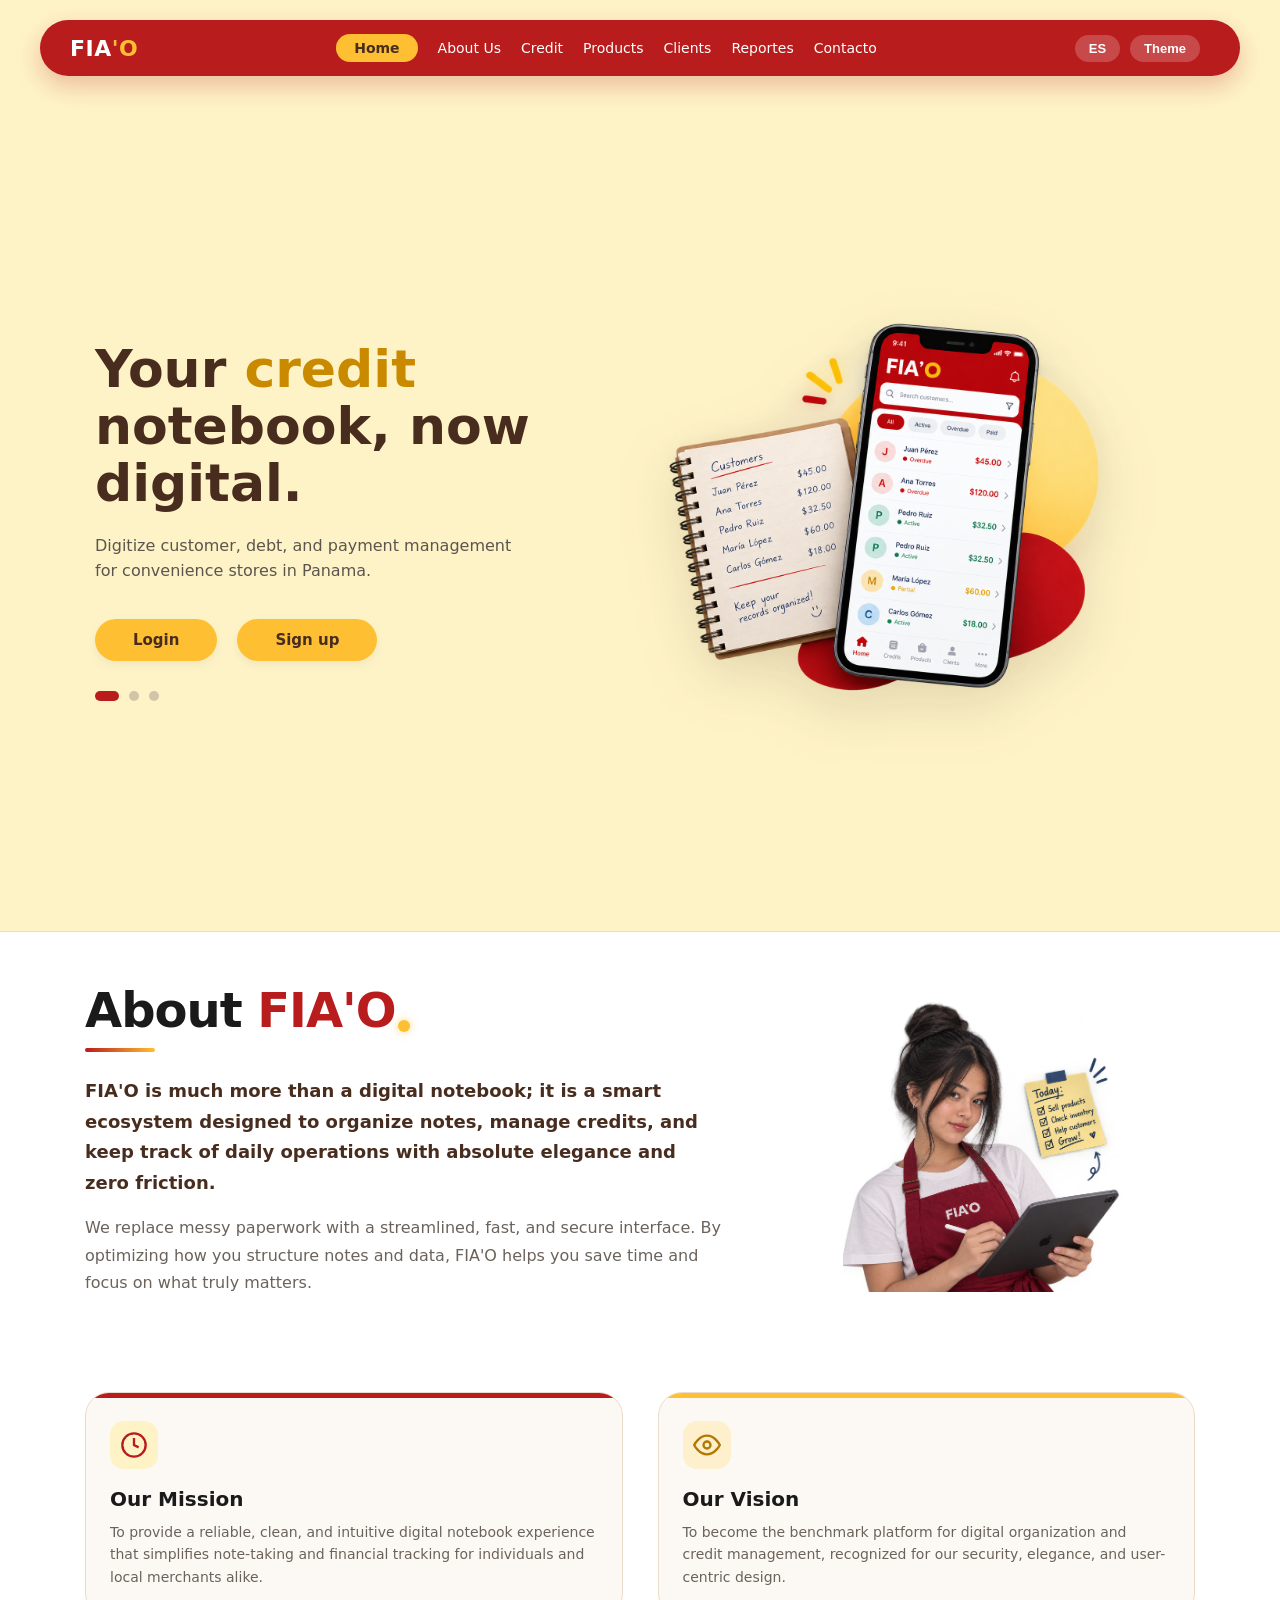
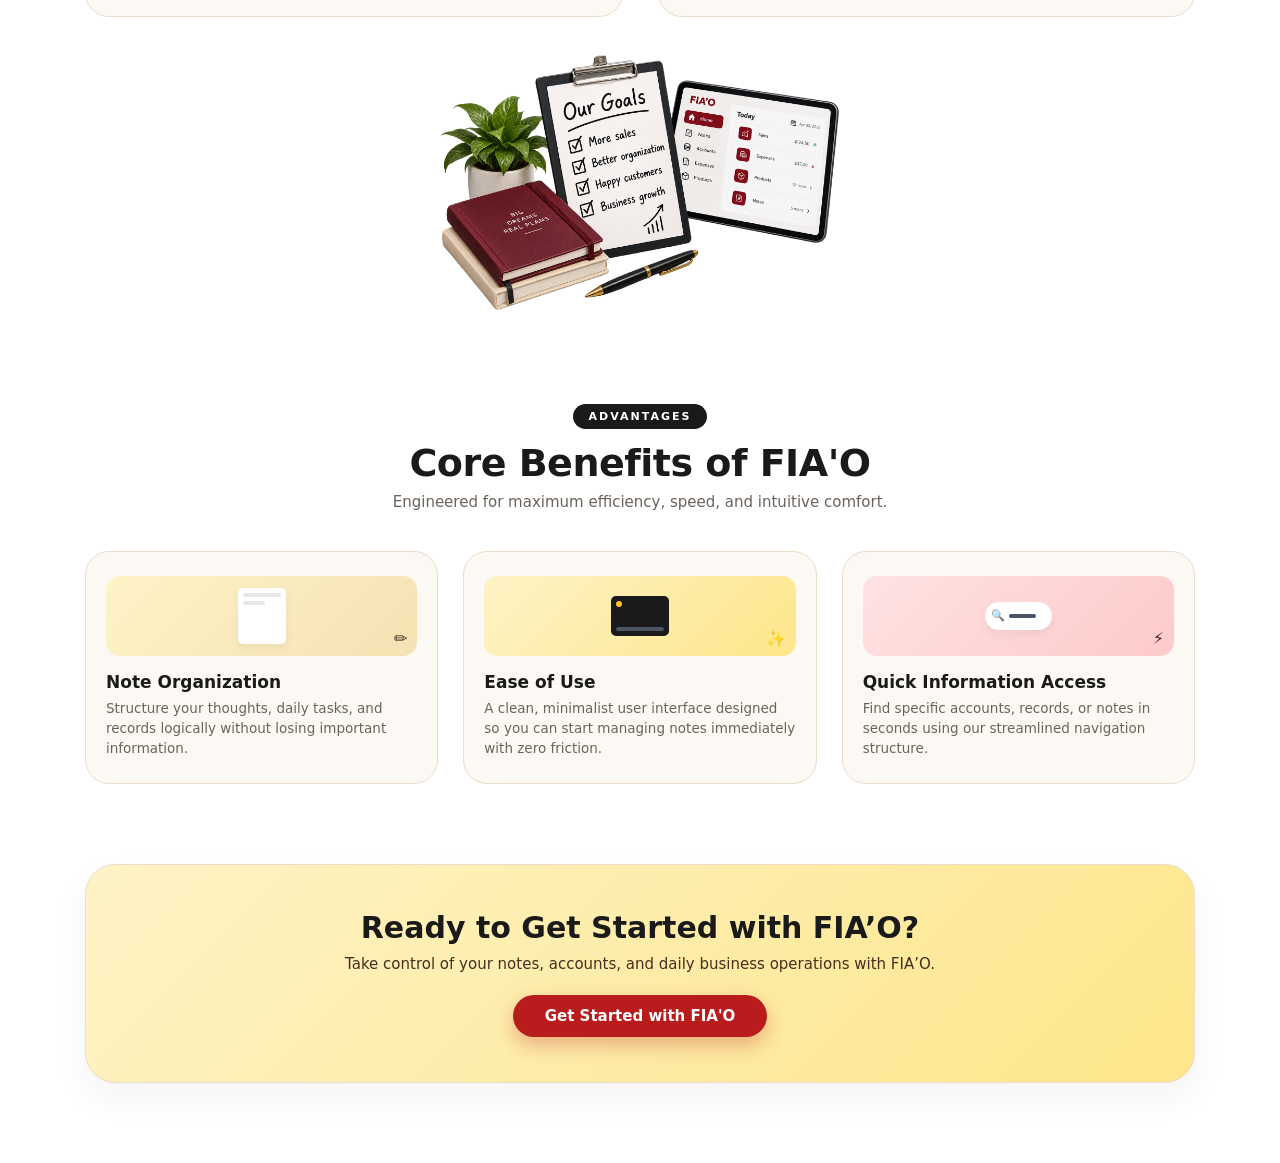
<file: index.html>
<!DOCTYPE html>
<html lang="en">
<head>
    <meta charset="UTF-8">
    <meta name="viewport" content="width=device-width, initial-scale=1.0">
    <title>FIA'O - Digital Notebook</title>
    <link rel="stylesheet" href="asset/css/index.css">
</head>
<body id="top">

    <!-- BARRA DE NAVEGACIÓN FLOTANTE REDONDEADA -->
    <header class="navbar main-top-nav">
        <a href="index.html" class="logo">FIA<span class="yellow-text">'O</span></a>
        <nav class="nav-links">
            <a href="index.html" class="active" data-en="Home" data-es="Inicio">Home</a>
            <a href="#about-section" data-en="About Us" data-es="Nosotros">About Us</a>
            <a href="owner-credits.html" data-en="Credit" data-es="Créditos">Credit</a>
            <a href="owner-products.html" data-en="Products" data-es="Productos">Products</a>
            <a href="owner-clients.html" data-en="Clients" data-es="Clientes">Clients</a>
            <a href="owner-reports.html" data-en="Reports" data-es="Reportes">Reportes</a>
            <a href="contacto.html" data-en="Contacto" data-es="Contacto">Contacto</a>
        </nav>

        <div class="nav-actions">
            <button id="langToggle" class="nav-btn-icon"><span id="langLabel">ES</span></button>
            <button id="themeToggle" class="nav-btn-icon">Theme</button>
            <div id="userNavArea"></div>
        </div>
    </header>

    <!-- HERO SECTION CON CARRUSEL (Altura alargada y perfectamente proporcionada) -->
    <main class="hero-carousel-container">
        <div class="hero-content">
            <h1 class="hero-title" data-en='Your <span class="highlight-credit">credit</span> notebook, now digital.' data-es='Tu libreta de <span class="highlight-credit">crédito</span>, ahora digital.'>
                Your <span class="highlight-credit">credit</span> notebook, now digital.
            </h1>
            
            <p class="hero-subtitle" id="carouselSubtitle" 
               data-en="Digitize customer, debt, and payment management for convenience stores in Panama." 
               data-es="Digitaliza la gestión de clientes, deudas y pagos para minisupermercados en Panamá.">
                Digitize customer, debt, and payment management for convenience stores in Panama.
            </p>
            
            <div class="hero-buttons">
                <a href="login.html" class="btn-primary-yellow" data-en="Login" data-es="Iniciar Sesión">Login</a>
                <a href="register.html" class="btn-primary-yellow" data-en="Sign up" data-es="Registrarse">Sign up</a>
            </div>

            <div class="carousel-dots">
                <span class="dot active" onclick="currentSlide(0)"></span>
                <span class="dot" onclick="currentSlide(1)"></span>
                <span class="dot" onclick="currentSlide(2)"></span>
            </div>
        </div>

        <div class="hero-image-side">
            <img id="carouselImage" src="asset/img/slide1.png" alt="FIA'O App Preview" class="carousel-img" 
                 onerror="this.onerror=null; this.src='https://via.placeholder.com/340x600?text=FIA%27O+App+Preview';">
        </div>
    </main>

    <!-- SECCIÓN DONDE SE INCRUSTA EL ABOUT.HTML ABAJO DEL INDEX -->
    <section id="about-section" class="iframe-section">
        <iframe src="about.html" class="about-iframe" scrolling="no" id="aboutFrame"></iframe>
    </section>

    <script src="asset/js/index.js"></script>
</body>
</html>
</file>
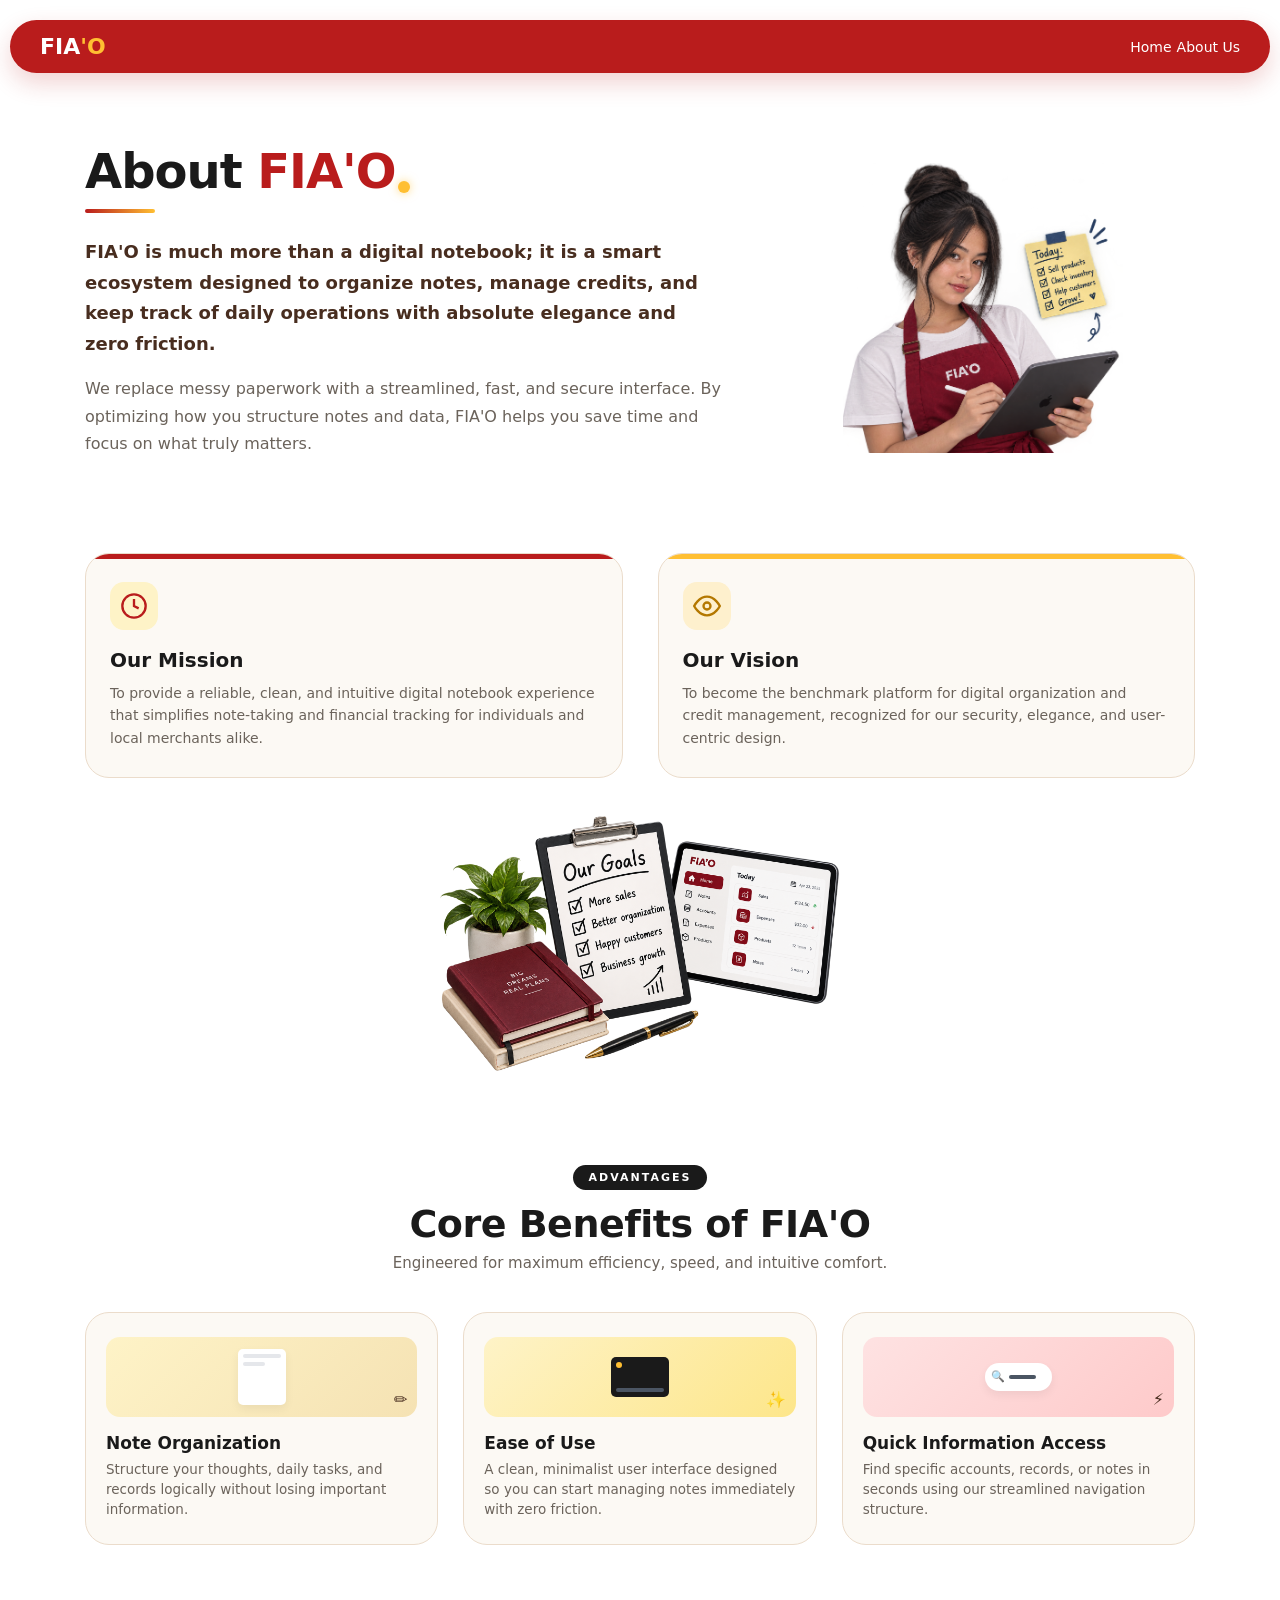
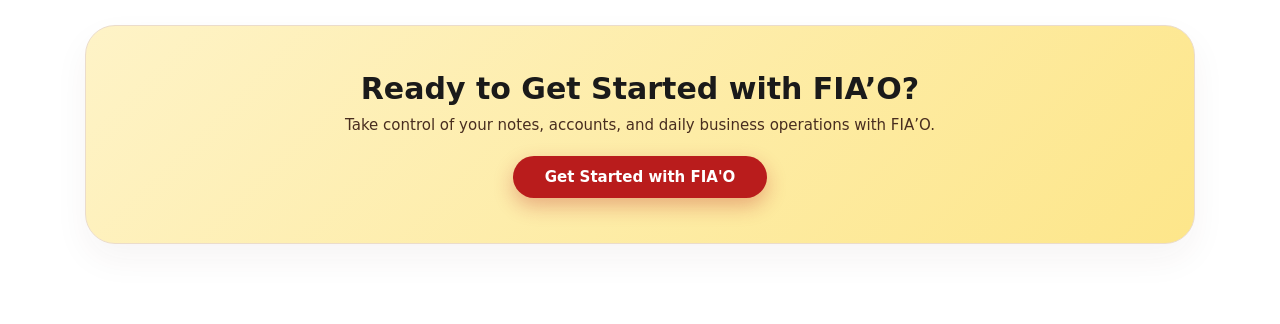
<file: about.html>
<!DOCTYPE html>
<html lang="en">
<head>
    <meta charset="UTF-8">
    <meta name="viewport" content="width=device-width, initial-scale=1.0">
    <title>FIA'O - About Us</title>
    <link rel="stylesheet" href="asset/css/about.css">
</head>
<body id="aboutTop">

    <header class="navbar main-top-nav">
        <a href="index.html" class="logo">FIA<span class="yellow-text">'O</span></a>
        <nav class="nav-links">
            <a href="index.html" data-en="Home" data-es="Inicio">Home</a>
            <a href="about.html" class="active" data-en="About Us" data-es="Nosotros">About Us</a>
        </nav>
    </header>

    <main class="about-main-container">
        
        <!-- SECCIÓN 1: TÍTULO PRINCIPAL Y PRIMERA IMAGEN (fia.png) -->
        <section class="about-hero-creative">
            <div class="about-hero-text-side">
                <h1 class="creative-main-title">
                    About <span class="highlight-fiao">FIA'O</span>
                    <span class="title-accent-badge"></span>
                </h1>
                <div class="divider-line-dynamic"></div>
                <p class="about-lead-creative" 
                   data-en="FIA'O is much more than a digital notebook; it is a smart ecosystem designed to organize notes, manage credits, and keep track of daily operations with absolute elegance and zero friction."
                   data-es="FIA'O es mucho más que una libreta digital; es un ecosistema inteligente diseñado para organizar notas, administrar créditos y llevar el control de operaciones diarias con absoluta elegancia y sin fricción.">
                    FIA'O is much more than a digital notebook; it is a smart ecosystem designed to organize notes, manage credits, and keep track of daily operations with absolute elegance and zero friction.
                </p>
                <p data-en="We replace messy paperwork with a streamlined, fast, and secure interface. By optimizing how you structure notes and data, FIA'O helps you save time and focus on what truly matters."
                   data-es="Reemplazamos el desorden de papeles con una interfaz ágil, rápida y segura. Al optimizar cómo estructuras tus notas y datos, FIA'O te ayuda a ahorrar tiempo y concentrarte en lo que realmente importa.">
                    We replace messy paperwork with a streamlined, fast, and secure interface. By optimizing how you structure notes and data, FIA'O helps you save time and focus on what truly matters.
                </p>
            </div>

            <div class="about-hero-graphic-side">
                <div class="image-slot-container">
                    <img src="asset/img/fia.png" alt="FIA'O presentation graphic" class="custom-slot-img" onerror="this.style.display='none'; this.nextElementSibling.style.display='flex';">
                    <div class="image-placeholder-fallback" style="display:none;">
                        <span class="fallback-icon">📱💼</span>
                        <span class="fallback-text">visual/fia.png</span>
                    </div>
                </div>
            </div>
        </section>

        <!-- SECCIÓN 2: MISIÓN Y VISIÓN CON TARJETAS INTERACTIVAS Y SEGUNDA IMAGEN (libreta.png) -->
        <section class="mission-vision-wrapper">
            <div class="mission-vision-creative-grid">
                <div class="creative-mv-card mission-card" tabindex="0">
                    <div class="card-top-accent"></div>
                    <div class="mv-visual-badge">
                        <svg width="28" height="28" viewBox="0 0 24 24" fill="none" stroke="currentColor" stroke-width="2">
                            <circle cx="12" cy="12" r="10"/><polyline points="12 6 12 12 16 14"/>
                        </svg>
                    </div>
                    <h3 data-en="Our Mission" data-es="Nuestra Misión">Our Mission</h3>
                    <p data-en="To provide a reliable, clean, and intuitive digital notebook experience that simplifies note-taking and financial tracking for individuals and local merchants alike."
                       data-es="Brindar una experiencia de libreta digital confiable, limpia e intuitiva que simplifique la toma de notas y el seguimiento financiero tanto para particulares como para comerciantes locales.">
                        To provide a reliable, clean, and intuitive digital notebook experience that simplifies note-taking and financial tracking for individuals and local merchants alike.
                    </p>
                    <div class="card-reveal-content">
                        <p data-en="FIA'O actively assists small merchants by structuring credit records, automating reminders, and ensuring day-to-day operations run transparently without calculation errors."
                           data-es="FIA'O ayuda activamente a los pequeños comerciantes estructurando registros de crédito, automatizando recordatorios y asegurando que las operaciones diarias funcionen con transparencia.">
                            FIA'O actively assists small merchants by structuring credit records, automating reminders, and ensuring day-to-day operations run transparently without calculation errors.
                        </p>
                    </div>
                </div>

                <div class="creative-mv-card vision-card" tabindex="0">
                    <div class="card-top-accent yellow-accent"></div>
                    <div class="mv-visual-badge yellow-bg">
                        <svg width="28" height="28" viewBox="0 0 24 24" fill="none" stroke="currentColor" stroke-width="2">
                            <path d="M1 12s4-8 11-8 11 8 11 8-4 8-11 8-11-8-11-8z"/><circle cx="12" cy="12" r="3"/>
                        </svg>
                    </div>
                    <h3 data-en="Our Vision" data-es="Nuestra Visión">Our Vision</h3>
                    <p data-en="To become the benchmark platform for digital organization and credit management, recognized for our security, elegance, and user-centric design."
                       data-es="Convertirnos en la plataforma de referencia para la organización digital y gestión de créditos, reconocidos por nuestra seguridad, elegancia y diseño enfocado en el usuario.">
                        To become the benchmark platform for digital organization and credit management, recognized for our security, elegance, and user-centric design.
                    </p>
                    <div class="card-reveal-content">
                        <p data-en="We aspire to become the leading digital ecosystem for neighborhood stores across Panama and Latin America, driving sustainable financial growth and innovation."
                           data-es=" Aspiramos a convertirnos en el ecosistema digital líder para tiendas de barrio en Panamá y Latinoamérica, impulsando el crecimiento financiero sostenible.">
                            We aspire to become the leading digital ecosystem for neighborhood stores across Panama and Latin America, driving sustainable financial growth and innovation.
                        </p>
                    </div>
                </div>
            </div>

            <div class="mission-vision-graphic-container">
                <div class="image-slot-container secondary-slot">
                    <img src="asset/img/libreta.png" alt="Digital notebook planning graphic" class="custom-slot-img" onerror="this.style.display='none'; this.nextElementSibling.style.display='flex';">
                    <div class="image-placeholder-fallback" style="display:none;">
                        <span class="fallback-icon">📊📈</span>
                        <span class="fallback-text">visual/libreta.png</span>
                    </div>
                </div>
            </div>
        </section>

        <!-- SECCIÓN 3: BENEFICIOS PRINCIPALES CON TARJETAS INTERACTIVAS -->
        <section class="benefits-creative-section">
            <div class="creative-section-header">
                <span class="section-tag" data-en="ADVANTAGES" data-es="VENTAJAS">ADVANTAGES</span>
                <h2 data-en="Core Benefits of FIA'O" data-es="Beneficios principales de FIA'O">Core Benefits of FIA'O</h2>
                <p data-en="Engineered for maximum efficiency, speed, and intuitive comfort." data-es="Diseñado para máxima eficiencia, velocidad y comodidad intuitiva.">Engineered for maximum efficiency, speed, and intuitive comfort.</p>
            </div>

            <div class="benefits-creative-grid">
                <div class="benefit-interactive-card" tabindex="0">
                    <div class="benefit-illustration-box">
                        <div class="ill-note-sheet">
                            <div class="ill-line"></div>
                            <div class="ill-line short"></div>
                        </div>
                        <div class="ill-pen-icon">✏️</div>
                    </div>
                    <h3 data-en="Note Organization" data-es="Organización de Apuntes">Note Organization</h3>
                    <p data-en="Structure your thoughts, daily tasks, and records logically without losing important information." data-es="Estructura tus ideas, tareas diarias y registros de forma lógica sin perder información importante.">Structure your thoughts, daily tasks, and records logically without losing important information.</p>
                    <div class="card-reveal-content">
                        <p data-en="Easily categorize custom notes, track daily customer orders, and maintain clean digital ledgers for all your business transactions."
                           data-es="Categoriza fácilmente notas personalizadas, rastrea pedidos diarios y mantén registros digitales limpios para todas tus transacciones.">
                            Easily categorize custom notes, track daily customer orders, and maintain clean digital ledgers for all your business transactions.
                        </p>
                    </div>
                </div>

                <div class="benefit-interactive-card" tabindex="0">
                    <div class="benefit-illustration-box yellow-theme">
                        <div class="ill-interface-mock">
                            <div class="ill-circle-btn"></div>
                            <div class="ill-block-bar"></div>
                        </div>
                        <div class="ill-pen-icon">✨</div>
                    </div>
                    <h3 data-en="Ease of Use" data-es="Facilidad de Uso">Ease of Use</h3>
                    <p data-en="A clean, minimalist user interface designed so you can start managing notes immediately with zero friction." data-es="Una interfaz de usuario limpia y minimalista diseñada para que comiences a gestionar notas inmediatamente sin fricción.">A clean, minimalist user interface designed so you can start managing notes immediately with zero friction.</p>
                    <div class="card-reveal-content">
                        <p data-en="Simplifies everyday administrative tasks through intuitive navigation, responsive design, and instant multi-language support."
                           data-es="Simplifica las tareas administrativas cotidianas a través de una navegación intuitiva, diseño responsivo y soporte multilingüe instantáneo.">
                            Simplifies everyday administrative tasks through intuitive navigation, responsive design, and instant multi-language support.
                        </p>
                    </div>
                </div>

                <div class="benefit-interactive-card" tabindex="0">
                    <div class="benefit-illustration-box red-theme">
                        <div class="ill-search-mock">
                            <div class="ill-magnifier">🔍</div>
                            <div class="ill-block-bar short"></div>
                        </div>
                        <div class="ill-pen-icon">⚡</div>
                    </div>
                    <h3 data-en="Quick Information Access" data-es="Acceso a la Información">Quick Information Access</h3>
                    <p data-en="Find specific accounts, records, or notes in seconds using our streamlined navigation structure." data-es="Encuentra cuentas, registros o notas específicas en segundos usando nuestra estructura de navegación ágil.">Find specific accounts, records, or notes in seconds using our streamlined navigation structure.</p>
                    <div class="card-reveal-content">
                        <p data-en="Access live customer ledgers, check credit balances instantly, and retrieve stored history without flipping through paper books."
                           data-es="Accede a registros de clientes en vivo, verifica saldos de crédito instantáneamente y recupera historiales sin hojear libros de papel.">
                            Access live customer ledgers, check credit balances instantly, and retrieve stored history without flipping through paper books.
                        </p>
                    </div>
                </div>
            </div>
        </section>

        <!-- SECCIÓN 4: LLAMADA A LA ACCIÓN FINAL (GET STARTED) -->
        <section class="get-started-cta-section">
            <div class="cta-content-box">
                <h2 data-en="Ready to Get Started with FIA’O?" data-es="¿Listo para comenzar a utilizar FIA’O?">Ready to Get Started with FIA’O?</h2>
                <p data-en="Take control of your notes, accounts, and daily business operations with FIA’O." data-es="Toma el control de tus notas, cuentas y operaciones comerciales diarias con FIA’O.">
                    Take control of your notes, accounts, and daily business operations with FIA’O.
                </p>
                <a href="index.html#top" target="_parent" class="btn-cta-red" id="scrollToTopBtn" data-en="Get Started with FIA'O" data-es="Comenzar con FIA'O">
                    Get Started with FIA'O
                </a>
            </div>
        </section>

    </main>

    <script src="asset/js/about.js"></script>
</body>
</html>
</file>
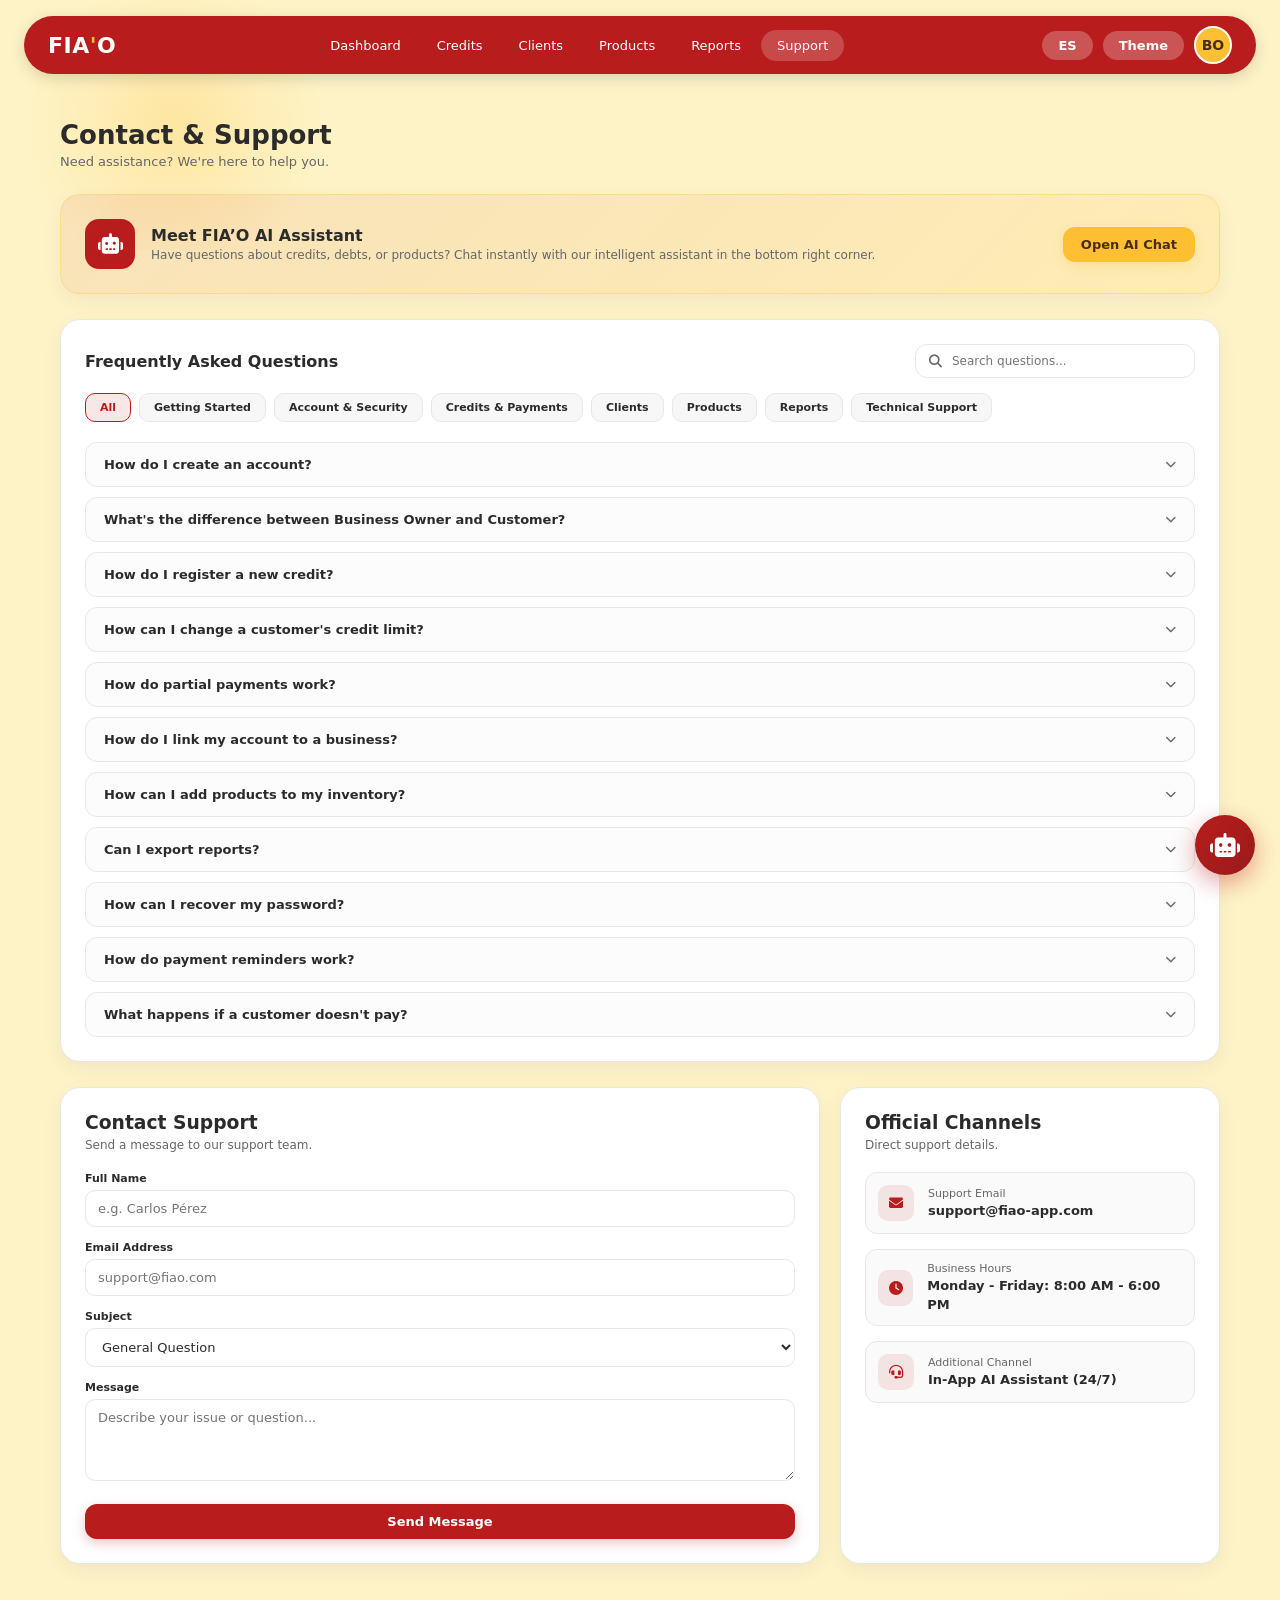
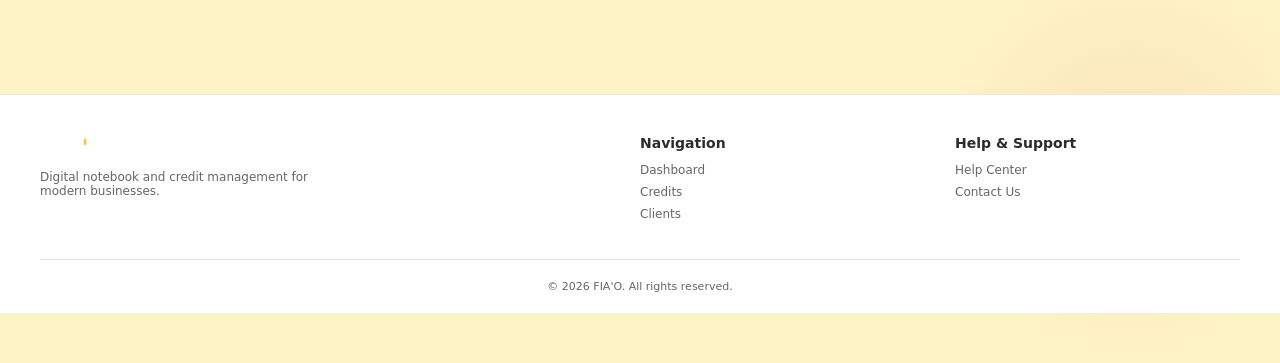
<file: contacto.html>
<!DOCTYPE html>
<html lang="en">
<head>
    <meta charset="UTF-8">
    <meta name="viewport" content="width=device-width, initial-scale=1.0">
    <title>FIA'O - Contact & Support</title>
    <link rel="stylesheet" href="asset/css/contacto.css">
    <link rel="stylesheet" href="https://cdnjs.cloudflare.com/ajax/libs/font-awesome/6.4.0/css/all.min.css">
</head>
<body>

    <div class="bg-shape-top"></div>
    <div class="bg-shape-bottom"></div>

    <!-- Barra de Navegación Original -->
    <header class="navbar-container">
        <div class="navbar-content">
            <div class="nav-logo">FIA<span>'</span>O</div>
            <nav class="nav-menu">
                <a href="owner-dashboard.html" class="nav-link" data-en="Dashboard" data-es="Panel">Dashboard</a>
                <a href="owner-credits.html" class="nav-link" data-en="Credits" data-es="Créditos">Credits</a>
                <a href="owner-clients.html" class="nav-link" data-en="Clients" data-es="Clientes">Clients</a>
                <a href="owner-products.html" class="nav-link" data-en="Products" data-es="Productos">Products</a>
                <a href="owner-reports.html" class="nav-link" data-en="Reports" data-es="Reportes">Reports</a>
                <a href="contacto.html" class="nav-link active" data-en="Support" data-es="Soporte">Support</a>
            </nav>
            <div class="nav-right-actions">
                <button id="lang-btn" class="action-pill-btn">ES</button>
                <button id="theme-btn" class="action-pill-btn">Theme</button>
                
                <div class="profile-menu-container">
                    <div class="profile-avatar-btn" id="profileToggle">
                        <span id="userInitials">BO</span>
                    </div>
                    <div class="profile-dropdown" id="profileDropdown">
                        <a href="profile.html" class="dropdown-item">
                            <i class="fa-regular fa-user"></i> <span data-en="My Profile" data-es="Mi Perfil">My Profile</span>
                        </a>
                        <a href="settings.html" class="dropdown-item">
                            <i class="fa-solid fa-gear"></i> <span data-en="Settings" data-es="Ajustes">Settings</span>
                        </a>
                        <div class="dropdown-divider"></div>
                        <a href="login.html" class="dropdown-item logout" id="logoutBtn">
                            <i class="fa-solid fa-arrow-right-from-bracket"></i> <span data-en="Log Out" data-es="Cerrar Sesión">Log Out</span>
                        </a>
                    </div>
                </div>
            </div>
        </div>
    </header>

    <main class="dashboard-main">
        <!-- Encabezado -->
        <div class="credits-header-section">
            <div class="title-wrap">
                <h1 data-en="Contact & Support" data-es="Contacto y Soporte">Contact & Support</h1>
                <p data-en="Need assistance? We're here to help you." data-es="¿Necesitas asistencia? Estamos aquí para ayudarte.">Need assistance? We're here to help you.</p>
            </div>
        </div>

        <!-- Banner de Invitación al AI Assistant -->
        <div class="card-container ai-banner-card">
            <div class="ai-banner-content">
                <div class="ai-banner-icon"><i class="fa-solid fa-robot"></i></div>
                <div>
                    <h3 data-en="Meet FIA’O AI Assistant" data-es="Conoce a FIA’O AI Assistant">Meet FIA’O AI Assistant</h3>
                    <p data-en="Have questions about credits, debts, or products? Chat instantly with our intelligent assistant in the bottom right corner." data-es="¿Tienes dudas sobre créditos, deudas o productos? Chatea al instante con nuestro asistente inteligente en la esquina inferior derecha.">Have questions about credits, debts, or products? Chat instantly with our intelligent assistant in the bottom right corner.</p>
                </div>
            </div>
            <button class="btn-secondary-fiao" id="openAiChatBannerBtn" data-en="Open AI Chat" data-es="Abrir Chat de IA">Open AI Chat</button>
        </div>

        <!-- Centro de Ayuda (FAQ) -->
        <div class="card-container" style="margin-bottom: 25px;">
            <div class="section-title-row" style="margin-bottom: 15px;">
                <h3 data-en="Frequently Asked Questions" data-es="Preguntas Frecuentes">Frequently Asked Questions</h3>
                <div class="search-box-wrap" style="max-width: 280px;">
                    <i class="fa-solid fa-magnifying-glass"></i>
                    <input type="text" id="faqSearchInput" placeholder="Search questions..." data-en-placeholder="Search questions..." data-es-placeholder="Buscar preguntas...">
                </div>
            </div>

            <!-- Filtros por Categoría -->
            <div class="faq-categories-row" style="margin-bottom: 20px;">
                <button class="filter-btn active" data-category="all" data-en="All" data-es="Todas">All</button>
                <button class="filter-btn" data-category="getting-started" data-en="Getting Started" data-es="Primeros Pasos">Getting Started</button>
                <button class="filter-btn" data-category="account" data-en="Account & Security" data-es="Cuenta y Seguridad">Account & Security</button>
                <button class="filter-btn" data-category="credits" data-en="Credits & Payments" data-es="Créditos y Pagos">Credits & Payments</button>
                <button class="filter-btn" data-category="clients" data-en="Clients" data-es="Clientes">Clients</button>
                <button class="filter-btn" data-category="products" data-en="Products" data-es="Productos y Stock">Products & Inventory</button>
                <button class="filter-btn" data-category="reports" data-en="Reports" data-es="Reportes">Reports</button>
                <button class="filter-btn" data-category="technical" data-en="Technical Support" data-es="Soporte Técnico">Technical Support</button>
            </div>

            <!-- Acordeón FAQ -->
            <div class="faq-accordion-container" id="faqAccordion">
                <div class="faq-item" data-category="getting-started">
                    <div class="faq-question">
                        <span data-en="How do I create an account?" data-es="¿Cómo creo una cuenta?">How do I create an account?</span>
                        <i class="fa-solid fa-chevron-down"></i>
                    </div>
                    <div class="faq-answer">
                        <p data-en="You can sign up by clicking 'Sign Up' on the login screen, choosing your role as Business Owner or Customer, and filling in your credentials." data-es="Puedes registrarte haciendo clic en 'Sign Up' en la pantalla de inicio de sesión, eligiendo tu rol como Dueño de Negocio o Cliente, y completando tus credenciales.">You can sign up by clicking 'Sign Up' on the login screen, choosing your role as Business Owner or Customer, and filling in your credentials.</p>
                    </div>
                </div>

                <div class="faq-item" data-category="getting-started">
                    <div class="faq-question">
                        <span data-en="What's the difference between Business Owner and Customer?" data-es="¿Cuál es la diferencia entre Dueño de Negocio y Cliente?">What's the difference between Business Owner and Customer?</span>
                        <i class="fa-solid fa-chevron-down"></i>
                    </div>
                    <div class="faq-answer">
                        <p data-en="Business Owners manage store inventory, customer credit limits, and financial reports. Customers can view their active debts, payments, and linked stores." data-es="Los Dueños de Negocio administran el inventario de la tienda, límites de crédito de clientes y reportes financieros. Los Clientes pueden ver sus deudas activas, pagos y tiendas vinculadas.">Business Owners manage store inventory, customer credit limits, and financial reports. Customers can view their active debts, payments, and linked stores.</p>
                    </div>
                </div>

                <div class="faq-item" data-category="credits">
                    <div class="faq-question">
                        <span data-en="How do I register a new credit?" data-es="¿Cómo registro un nuevo crédito?">How do I register a new credit?</span>
                        <i class="fa-solid fa-chevron-down"></i>
                    </div>
                    <div class="faq-answer">
                        <p data-en="Go to the Credits section, click '+ New Credit', select the customer, enter the product description, quantity, price, and due date, then save." data-es="Ve a la sección Credits, haz clic en '+ New Credit', selecciona al cliente, ingresa la descripción del producto, cantidad, precio y fecha de vencimiento, luego guarda.">Go to the Credits section, click '+ New Credit', select the customer, enter the product description, quantity, price, and due date, then save.</p>
                    </div>
                </div>

                <div class="faq-item" data-category="clients">
                    <div class="faq-question">
                        <span data-en="How can I change a customer's credit limit?" data-es="¿Cómo puedo cambiar el límite de crédito de un cliente?">How can I change a customer's credit limit?</span>
                        <i class="fa-solid fa-chevron-down"></i>
                    </div>
                    <div class="faq-answer">
                        <p data-en="Navigate to Clients, select 'View Details' on the customer card, and click 'Edit' to modify their credit limit or auto-blocking rules." data-es="Dirígete a Clients, selecciona 'View Details' en la tarjeta del cliente y haz clic en 'Edit' para modificar su límite de crédito o reglas de bloqueo automático.">Navigate to Clients, select 'View Details' on the customer card, and click 'Edit' to modify their credit limit or auto-blocking rules.</p>
                    </div>
                </div>

                <div class="faq-item" data-category="credits">
                    <div class="faq-question">
                        <span data-en="How do partial payments work?" data-es="¿Cómo funcionan los pagos parciales?">How do partial payments work?</span>
                        <i class="fa-solid fa-chevron-down"></i>
                    </div>
                    <div class="faq-answer">
                        <p data-en="In Credits, click 'Register Payment' on any active debt. You can enter an amount lower than the total balance. The system will update the remaining debt automatically." data-es="En Credits, haz clic en 'Register Payment' en cualquier deuda activa. Puedes ingresar un monto menor al saldo total. El sistema actualizará la deuda restante automáticamente.">In Credits, click 'Register Payment' on any active debt. You can enter an amount lower than the total balance. The system will update the remaining debt automatically.</p>
                    </div>
                </div>

                <div class="faq-item" data-category="account">
                    <div class="faq-question">
                        <span data-en="How do I link my account to a business?" data-es="¿Cómo vinculo mi cuenta a un negocio?">How do I link my account to a business?</span>
                        <i class="fa-solid fa-chevron-down"></i>
                    </div>
                    <div class="faq-answer">
                        <p data-en="Customers can request to link their account using the store business code. Once the owner approves the request, it will appear in their dashboard." data-es="Los clientes pueden solicitar vincular su cuenta usando el código de negocio de la tienda. Una vez que el dueño apruebe la solicitud, aparecerá en su panel.">Customers can request to link their account using the store business code. Once the owner approves the request, it will appear in their dashboard.</p>
                    </div>
                </div>

                <div class="faq-item" data-category="products">
                    <div class="faq-question">
                        <span data-en="How can I add products to my inventory?" data-es="¿Cómo puedo agregar productos a mi inventario?">How can I add products to my inventory?</span>
                        <i class="fa-solid fa-chevron-down"></i>
                    </div>
                    <div class="faq-answer">
                        <p data-en="Go to Products, click '+ Add Product', fill in the name, category, price, stock, and upload or generate an image if desired." data-es="Ve a Products, haz clic en '+ Add Product', completa el nombre, categoría, precio, stock y sube o genera una imagen si lo deseas.">Go to Products, click '+ Add Product', fill in the name, category, price, stock, and upload or generate an image if desired.</p>
                    </div>
                </div>

                <div class="faq-item" data-category="reports">
                    <div class="faq-question">
                        <span data-en="Can I export reports?" data-es="¿Puedo exportar reportes?">Can I export reports?</span>
                        <i class="fa-solid fa-chevron-down"></i>
                    </div>
                    <div class="faq-answer">
                        <p data-en="Yes! In the Reports section, you can use the 'Export PDF' and 'Export Excel' buttons to download real formatted files based on your filters." data-es="¡Sí! En la sección Reports, puedes usar los botones 'Export PDF' y 'Export Excel' para descargar archivos reales formateados según tus filtros.">Yes! In the Reports section, you can use the 'Export PDF' and 'Export Excel' buttons to download real formatted files based on your filters.</p>
                    </div>
                </div>

                <div class="faq-item" data-category="account">
                    <div class="faq-question">
                        <span data-en="How can I recover my password?" data-es="¿Cómo puedo recuperar mi contraseña?">How can I recover my password?</span>
                        <i class="fa-solid fa-chevron-down"></i>
                    </div>
                    <div class="faq-answer">
                        <p data-en="Click 'Forgot Password' on the login screen and follow the instructions sent to your registered email address." data-es="Haz clic en 'Forgot Password' en la pantalla de inicio de sesión y sigue las instrucciones enviadas a tu correo electrónico registrado.">Click 'Forgot Password' on the login screen and follow the instructions sent to your registered email address.</p>
                    </div>
                </div>

                <div class="faq-item" data-category="credits">
                    <div class="faq-question">
                        <span data-en="How do payment reminders work?" data-es="¿Cómo funcionan los recordatorios de pago?">How do payment reminders work?</span>
                        <i class="fa-solid fa-chevron-down"></i>
                    </div>
                    <div class="faq-answer">
                        <p data-en="When a credit is overdue, a reminder button appears. Clicking it lets you customize a professional message and open WhatsApp or your email app to send it manually." data-es="Cuando un crédito está vencido, aparece un botón de recordatorio. Al hacer clic, te permite personalizar un mensaje profesional y abrir WhatsApp o tu app de correo para enviarlo manualmente.">When a credit is overdue, a reminder button appears. Clicking it lets you customize a professional message and open WhatsApp or your email app to send it manually.</p>
                    </div>
                </div>

                <div class="faq-item" data-category="credits">
                    <div class="faq-question">
                        <span data-en="What happens if a customer doesn't pay?" data-es="¿Qué pasa si un cliente no paga?">What happens if a customer doesn't pay?</span>
                        <i class="fa-solid fa-chevron-down"></i>
                    </div>
                    <div class="faq-answer">
                        <p data-en="The system tracks overdue dates and blocks new credit requests if auto-blocking is enabled, helping you manage store financial risk safely." data-es="El sistema realiza un seguimiento de las fechas de vencimiento y bloquea nuevas solicitudes de crédito si el bloqueo automático está activo, ayudándote a gestionar el riesgo financiero de la tienda de forma segura.">The system tracks overdue dates and blocks new credit requests if auto-blocking is enabled, helping you manage store financial risk safely.</p>
                    </div>
                </div>
            </div>
        </div>

        <!-- Formulario de Contacto y Canales Oficiales -->
        <div class="support-grid-layout">
            <div class="card-container">
                <h3 style="margin-bottom: 5px;" data-en="Contact Support" data-es="Contactar Soporte">Contact Support</h3>
                <p style="font-size: 12px; color: var(--subtext); margin-bottom: 20px;" data-en="Send a message to our support team." data-es="Envía un mensaje a nuestro equipo de soporte.">Send a message to our support team.</p>
                
                <form id="supportContactForm">
                    <div class="input-group">
                        <label data-en="Full Name" data-es="Nombre Completo">Full Name</label>
                        <input type="text" id="suppName" placeholder="e.g. Carlos Pérez" required>
                    </div>
                    <div class="input-group">
                        <label data-en="Email Address" data-es="Correo Electrónico">Email Address</label>
                        <input type="email" id="suppEmail" placeholder="support@fiao.com" required>
                    </div>
                    <div class="input-group">
                        <label data-en="Subject" data-es="Asunto">Subject</label>
                        <select id="suppSubject" required>
                            <option value="General Question" data-en="General Question" data-es="Pregunta General">General Question</option>
                            <option value="Account Problem" data-en="Account Problem" data-es="Problema de Cuenta">Account Problem</option>
                            <option value="Credits & Payments" data-en="Credits & Payments" data-es="Créditos y Pagos">Credits & Payments</option>
                            <option value="Products & Inventory" data-en="Products & Inventory" data-es="Productos e Inventario">Products & Inventory</option>
                            <option value="Technical Issue" data-en="Technical Issue" data-es="Problema Técnico">Technical Issue</option>
                            <option value="Other" data-en="Other" data-es="Otro">Other</option>
                        </select>
                    </div>
                    <div class="input-group">
                        <label data-en="Message" data-es="Mensaje">Message</label>
                        <textarea id="suppMessage" rows="4" placeholder="Describe your issue or question..." data-en-placeholder="Describe your issue or question..." data-es-placeholder="Describe tu problema o pregunta..." required></textarea>
                    </div>
                    <button type="submit" class="btn-primary-fiao full-width" id="sendSupportBtn" data-en="Send Message" data-es="Enviar Mensaje">Send Message</button>
                </form>
            </div>

            <div class="card-container">
                <h3 style="margin-bottom: 5px;" data-en="Official Channels" data-es="Canales Oficiales">Official Channels</h3>
                <p style="font-size: 12px; color: var(--subtext); margin-bottom: 20px;" data-en="Direct support details." data-es="Detalles de soporte directo.">Direct support details.</p>

                <div class="channel-info-box" style="margin-bottom: 15px;">
                    <div class="c-icon"><i class="fa-solid fa-envelope"></i></div>
                    <div>
                        <span style="font-size: 11px; color: var(--subtext); display: block;" data-en="Support Email" data-es="Correo de Soporte">Support Email</span>
                        <strong style="font-size: 13px; color: var(--text-dark);">support@fiao-app.com</strong>
                    </div>
                </div>

                <div class="channel-info-box" style="margin-bottom: 15px;">
                    <div class="c-icon"><i class="fa-solid fa-clock"></i></div>
                    <div>
                        <span style="font-size: 11px; color: var(--subtext); display: block;" data-en="Business Hours" data-es="Horario de Atención">Business Hours</span>
                        <strong style="font-size: 13px; color: var(--text-dark);">Monday - Friday: 8:00 AM - 6:00 PM</strong>
                    </div>
                </div>

                <div class="channel-info-box">
                    <div class="c-icon"><i class="fa-solid fa-headset"></i></div>
                    <div>
                        <span style="font-size: 11px; color: var(--subtext); display: block;" data-en="Additional Channel" data-es="Canal Adicional">Additional Channel</span>
                        <strong style="font-size: 13px; color: var(--text-dark);">In-App AI Assistant (24/7)</strong>
                    </div>
                </div>
            </div>
        </div>
    </main>

    <!-- Footer Moderno -->
    <footer class="fiao-footer">
        <div class="footer-content">
            <div class="footer-brand">
                <div class="nav-logo">FIA<span>'</span>O</div>
                <p data-en="Digital notebook and credit management for modern businesses." data-es="Cuaderno digital y gestión de créditos para negocios modernos.">Digital notebook and credit management for modern businesses.</p>
            </div>
            <div class="footer-links">
                <h4 data-en="Navigation" data-es="Navegación">Navigation</h4>
                <a href="owner-dashboard.html" data-en="Dashboard" data-es="Panel">Dashboard</a>
                <a href="owner-credits.html" data-en="Credits" data-es="Créditos">Credits</a>
                <a href="owner-clients.html" data-en="Clients" data-es="Clientes">Clients</a>
            </div>
            <div class="footer-links">
                <h4 data-en="Help & Support" data-es="Ayuda y Soporte">Help & Support</h4>
                <a href="contacto.html" data-en="Help Center" data-es="Centro de Ayuda">Help Center</a>
                <a href="contacto.html" data-en="Contact Us" data-es="Contáctanos">Contact Us</a>
            </div>
        </div>
        <div class="footer-bottom">
            <span>&copy; 2026 FIA'O. All rights reserved.</span>
        </div>
    </footer>

    <!-- FIA’O AI Assistant Floating Widget -->
    <div class="ai-chat-widget-container">
        <button class="ai-floating-btn" id="aiChatToggleBtn" title="FIA'O AI Assistant">
            <i class="fa-solid fa-robot"></i>
        </button>

        <div class="ai-chat-window" id="aiChatWindow">
            <div class="ai-chat-header">
                <div class="ai-chat-title-wrap">
                    <div class="ai-avatar"><i class="fa-solid fa-robot"></i></div>
                    <div>
                        <h4>FIA’O AI Assistant</h4>
                        <span style="font-size: 10px; color: #10B981; font-weight: 700;" data-en="Ready to help" data-es="Listo para ayudar">Ready to help</span>
                    </div>
                </div>
                <div style="display: flex; gap: 8px; align-items: center;">
                    <button class="ai-header-action" id="aiResetChatBtn" title="New Conversation"><i class="fa-solid fa-rotate-right"></i></button>
                    <button class="ai-header-action" id="aiCloseChatBtn"><i class="fa-solid fa-xmark"></i></button>
                </div>
            </div>

            <div class="ai-chat-messages" id="aiChatMessages">
                <div class="ai-msg bot">
                    <p data-en="Hello! I am FIA’O AI Assistant. How can I help you today with your credits, customers, or products?" data-es="¡Hola! Soy el asistente de IA de FIA’O. ¿Cómo puedo ayudarte hoy con tus créditos, clientes o productos?">Hello! I am FIA’O AI Assistant. How can I help you today with your credits, customers, or products?</p>
                </div>
            </div>

            <div class="ai-chat-input-area">
                <input type="text" id="aiChatInput" placeholder="Ask anything about FIA'O..." data-en-placeholder="Ask anything about FIA'O..." data-es-placeholder="Pregunta cualquier cosa sobre FIA'O...">
                <button id="aiChatSendBtn"><i class="fa-solid fa-paper-plane"></i></button>
            </div>
        </div>
    </div>

    <script src="asset/js/contacto.js"></script>
</body>
</html>
</file>
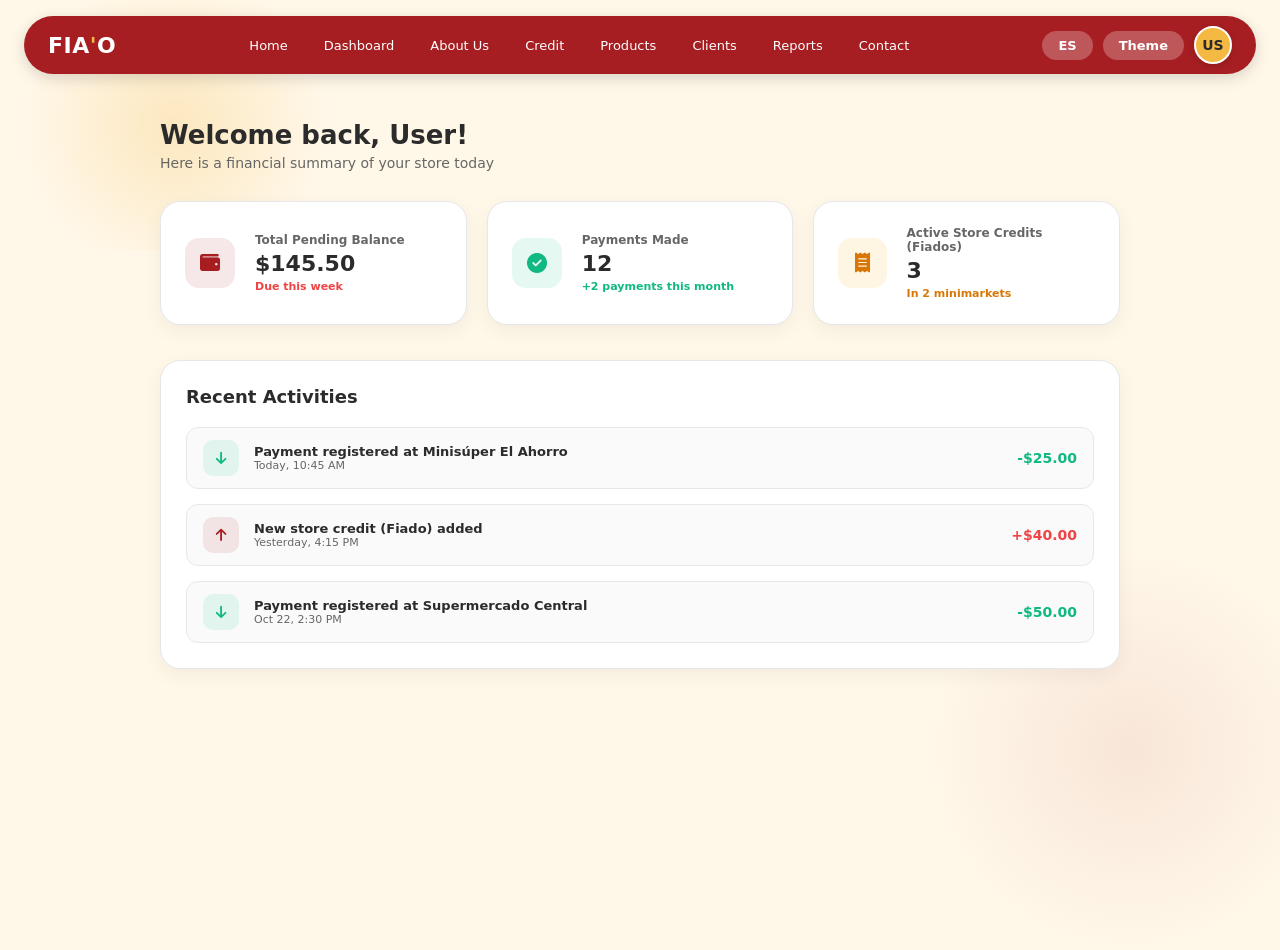
<file: customer-dashboard.html>
<!DOCTYPE html>
<html lang="en">
<head>
    <meta charset="UTF-8">
    <meta name="viewport" content="width=device-width, initial-scale=1.0">
    <title>FIA'O - Customer Dashboard</title>
    <link rel="stylesheet" href="asset/css/customer-dashboard.css">
    <link rel="stylesheet" href="https://cdnjs.cloudflare.com/ajax/libs/font-awesome/6.4.0/css/all.min.css">
</head>
<body>

    <!-- Fondo decorativo -->
    <div class="bg-shape-top"></div>
    <div class="bg-shape-bottom"></div>

    <!-- Navbar con el círculo de iniciales a la derecha -->
    <header class="navbar-container">
        <div class="navbar-content">
            <div class="nav-logo">FIA<span>'</span>O</div>
            <nav class="nav-menu">
                <a href="index.html" class="nav-link" data-en="Home" data-es="Inicio">Home</a>
                <a href="owner-dashboard.html" class="nav-link" data-en="Dashboard" data-es="Panel">Dashboard</a>
                <a href="about.html" class="nav-link" data-en="About Us" data-es="Sobre Nosotros">About Us</a>
                <a href="credit.html" class="nav-link" data-en="Credit" data-es="Crédito">Credit</a>
                <a href="products.html" class="nav-link" data-en="Products" data-es="Productos">Products</a>
                <a href="clients.html" class="nav-link" data-en="Clients" data-es="Clientes">Clients</a>
                <a href="reports.html" class="nav-link" data-en="Reports" data-es="Reportes">Reports</a>
                <a href="contacto.html" class="nav-link" data-en="Contact" data-es="Contacto">Contact</a>
            </nav>
            <div class="nav-right-actions">
                <button id="lang-btn" class="action-pill-btn">ES</button>
                <button id="theme-btn" class="action-pill-btn">Theme</button>
                
                <!-- Círculo de Perfil con Iniciales y Menú Desplegable -->
                <div class="profile-menu-container">
                    <div class="profile-avatar-btn" id="profileToggle">
                        <span id="userInitials">US</span>
                    </div>
                    <div class="profile-dropdown" id="profileDropdown">
                        <a href="profile.html" class="dropdown-item">
                            <i class="fa-regular fa-user"></i> <span data-en="Profile & Settings" data-es="Perfil y Ajustes">Profile & Settings</span>
                        </a>
                        <div class="dropdown-divider"></div>
                        <a href="login.html" class="dropdown-item logout" id="logoutBtn">
                            <i class="fa-solid fa-arrow-right-from-bracket"></i> <span data-en="Sign Out" data-es="Cerrar Sesión">Sign Out</span>
                        </a>
                    </div>
                </div>
            </div>
        </div>
    </header>

    <!-- Contenido Principal del Dashboard -->
    <main class="dashboard-main">
        <!-- Saludo Personalizado e Inteligente -->
        <div class="welcome-banner">
            <h1 id="welcomeHeading">Welcome, <span id="userNamePlaceholder">User</span>!</h1>
            <p data-en="Here is a financial summary of your store today" data-es="Aquí tienes un resumen financiero de tu tienda hoy">Here is a financial summary of your store today</p>
        </div>

        <!-- Tarjetas de Resumen Financiero -->
        <div class="financial-grid">
            <div class="financial-card">
                <div class="card-icon red">
                    <i class="fa-solid fa-wallet"></i>
                </div>
                <div class="card-info">
                    <span class="card-label" data-en="Total Pending Balance" data-es="Saldo Pendiente Total">Total Pending Balance</span>
                    <h2 class="card-value">$145.50</h2>
                    <span class="card-trend negative" data-en="Due this week" data-es="Vence esta semana">Due this week</span>
                </div>
            </div>

            <div class="financial-card">
                <div class="card-icon green">
                    <i class="fa-solid fa-circle-check"></i>
                </div>
                <div class="card-info">
                    <span class="card-label" data-en="Payments Made" data-es="Pagos Realizados">Payments Made</span>
                    <h2 class="card-value">12</h2>
                    <span class="card-trend positive" data-en="+2 payments this month" data-es="+2 pagos este mes">+2 payments this month</span>
                </div>
            </div>

            <div class="financial-card">
                <div class="card-icon yellow">
                    <i class="fa-solid fa-receipt"></i>
                </div>
                <div class="card-info">
                    <span class="card-label" data-en="Active Store Credits (Fiados)" data-es="Fiados Pendientes">Active Store Credits (Fiados)</span>
                    <h2 class="card-value">3</h2>
                    <span class="card-trend neutral" data-en="In 2 minimarkets" data-es="En 2 minisúperes">In 2 minimarkets</span>
                </div>
            </div>
        </div>

        <!-- Sección de Actividades Recientes -->
        <div class="recent-activity-section">
            <h3 data-en="Recent Activities" data-es="Actividades Recientes">Recent Activities</h3>
            <div class="activity-list">
                <div class="activity-item">
                    <div class="activity-icon payment">
                        <i class="fa-solid fa-arrow-down"></i>
                    </div>
                    <div class="activity-details">
                        <span class="activity-title" data-en="Payment registered at Minisúper El Ahorro" data-es="Pago registrado en Minisúper El Ahorro">Payment registered at Minisúper El Ahorro</span>
                        <span class="activity-time">Today, 10:45 AM</span>
                    </div>
                    <span class="activity-amount positive">-$25.00</span>
                </div>

                <div class="activity-item">
                    <div class="activity-icon credit">
                        <i class="fa-solid fa-arrow-up"></i>
                    </div>
                    <div class="activity-details">
                        <span class="activity-title" data-en="New store credit (Fiado) added" data-es="Nuevo crédito (fiado) agregado">New store credit (Fiado) added</span>
                        <span class="activity-time">Yesterday, 4:15 PM</span>
                    </div>
                    <span class="activity-amount negative">+$40.00</span>
                </div>

                <div class="activity-item">
                    <div class="activity-icon payment">
                        <i class="fa-solid fa-arrow-down"></i>
                    </div>
                    <div class="activity-details">
                        <span class="activity-title" data-en="Payment registered at Supermercado Central" data-es="Pago registrado en Supermercado Central">Payment registered at Supermercado Central</span>
                        <span class="activity-time">Oct 22, 2:30 PM</span>
                    </div>
                    <span class="activity-amount positive">-$50.00</span>
                </div>
            </div>
        </div>
    </main>

    <script src="asset/js/customer-dashboard.js"></script>
</body>
</html>
</file>
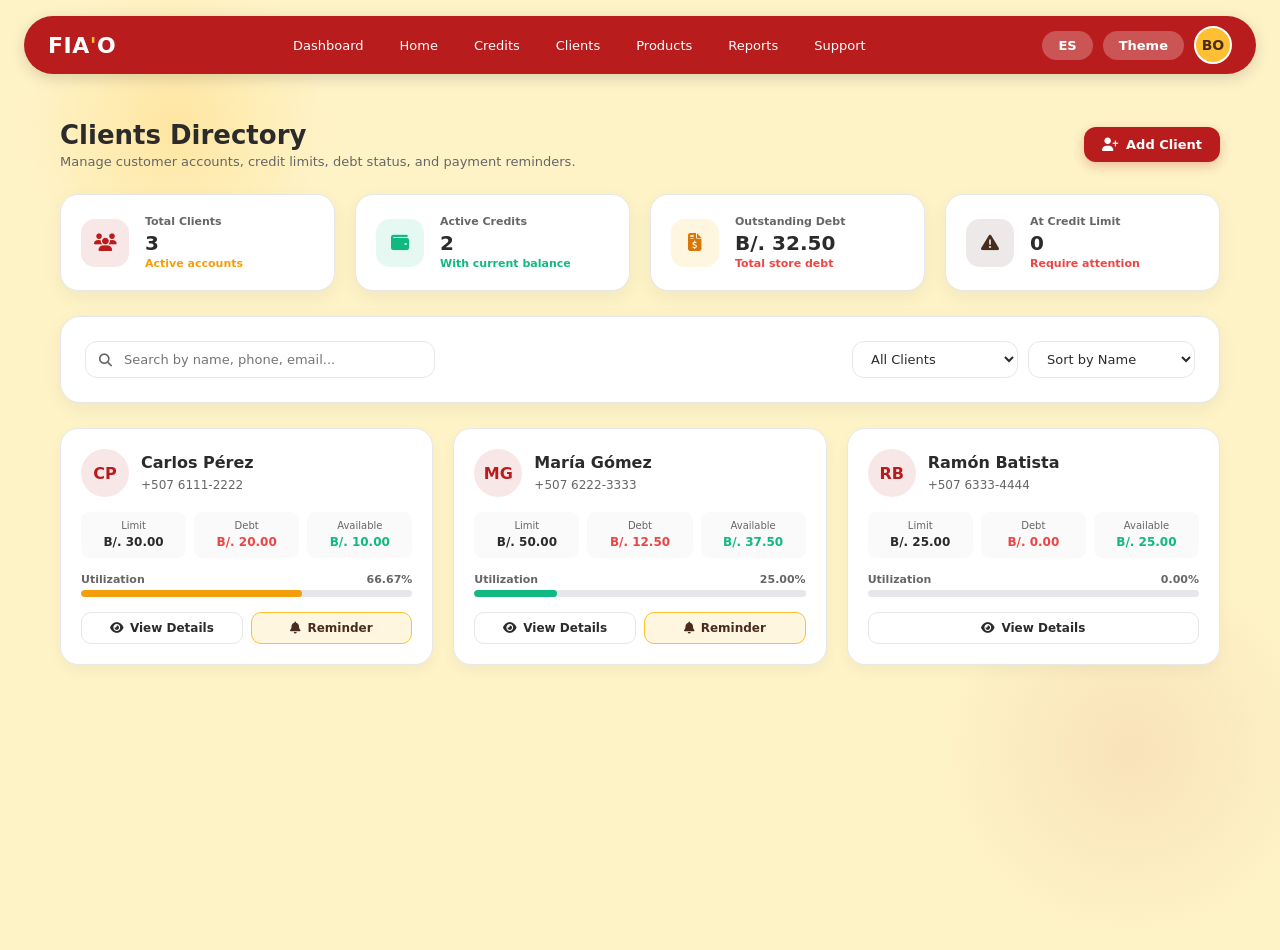
<file: owner-clients.html>
<!DOCTYPE html>
<html lang="en">
<head>
    <meta charset="UTF-8">
    <meta name="viewport" content="width=device-width, initial-scale=1.0">
    <title>FIA'O - Clients Management</title>
    <link rel="stylesheet" href="asset/css/owner-clients.css">
    <link rel="stylesheet" href="https://cdnjs.cloudflare.com/ajax/libs/font-awesome/6.4.0/css/all.min.css">
</head>
<body>

    <div class="bg-shape-top"></div>
    <div class="bg-shape-bottom"></div>

    <!-- Navbar corporativo original -->
    <header class="navbar-container">
        <div class="navbar-content">
            <div class="nav-logo">FIA<span>'</span>O</div>
            <nav class="nav-menu">
               <a href="owner-dashboard.html" class="nav-link" data-en="Dashboard" data-es="Panel">Dashboard</a>
                <a href="index.html" class="nav-link" data-en="Home" data-es="Inicio">Home</a>
                <a href="owner-credits.html" class="nav-link" data-en="Credits" data-es="Créditos">Credits</a>
                <a href="owner-clients.html" class="nav-link" data-en="Clients" data-es="Clientes">Clients</a>
                <a href="owner-products.html" class="nav-link" data-en="Products" data-es="Productos">Products</a>
                <a href="owner-reports.html" class="nav-link" data-en="Reports" data-es="Reportes">Reports</a>
                <a href="contacto.html" class="nav-link" data-en="Support" data-es="Soporte">Support</a>

            </nav>
            <div class="nav-right-actions">
                <button id="lang-btn" class="action-pill-btn">ES</button>
                <button id="theme-btn" class="action-pill-btn">Theme</button>
                
                <div class="profile-menu-container">
                    <div class="profile-avatar-btn" id="profileToggle">
                        <span id="userInitials">BO</span>
                    </div>
                    <div class="profile-dropdown" id="profileDropdown">
                        <a href="profile.html" class="dropdown-item">
                            <i class="fa-regular fa-user"></i> <span data-en="My Profile" data-es="Mi Perfil">My Profile</span>
                        </a>
                        <a href="settings.html" class="dropdown-item">
                            <i class="fa-solid fa-gear"></i> <span data-en="Settings" data-es="Ajustes">Settings</span>
                        </a>
                        <div class="dropdown-divider"></div>
                        <a href="login.html" class="dropdown-item logout" id="logoutBtn">
                            <i class="fa-solid fa-arrow-right-from-bracket"></i> <span data-en="Log Out" data-es="Cerrar Sesión">Log Out</span>
                        </a>
                    </div>
                </div>
            </div>
        </div>
    </header>

    <main class="dashboard-main">
        <!-- Encabezado de la Sección -->
        <div class="credits-header-section">
            <div class="title-wrap">
                <h1 data-en="Clients Directory" data-es="Directorio de Clientes">Clients Directory</h1>
                <p data-en="Manage customer accounts, credit limits, debt status, and payment reminders." data-es="Administra cuentas de clientes, límites de crédito, deudas y recordatorios de pago.">Manage customer accounts, credit limits, debt status, and payment reminders.</p>
            </div>
            <button class="btn-primary-fiao" id="openAddClientModal">
                <i class="fa-solid fa-user-plus"></i> <span data-en="Add Client" data-es="Agregar Cliente">Add Client</span>
            </button>
        </div>

        <!-- Tarjetas Estadísticas -->
        <div class="financial-grid">
            <div class="financial-card">
                <div class="card-icon red"><i class="fa-solid fa-users"></i></div>
                <div class="card-info">
                    <span class="card-label" data-en="Total Clients" data-es="Total Clientes">Total Clients</span>
                    <h2 class="card-value" id="statTotalClients">0</h2>
                    <span class="card-trend neutral" data-en="Active accounts" data-es="Cuentas activas">Active accounts</span>
                </div>
            </div>
            <div class="financial-card">
                <div class="card-icon green"><i class="fa-solid fa-wallet"></i></div>
                <div class="card-info">
                    <span class="card-label" data-en="Active Credits" data-es="Créditos Activos">Active Credits</span>
                    <h2 class="card-value" id="statActiveCredits">0</h2>
                    <span class="card-trend positive" data-en="With current balance" data-es="Con saldo actual">With current balance</span>
                </div>
            </div>
            <div class="financial-card">
                <div class="card-icon yellow"><i class="fa-solid fa-file-invoice-dollar"></i></div>
                <div class="card-info">
                    <span class="card-label" data-en="Outstanding Debt" data-es="Deuda Pendiente">Outstanding Debt</span>
                    <h2 class="card-value" id="statOutstandingDebt">B/. 0.00</h2>
                    <span class="card-trend negative" data-en="Total store debt" data-es="Deuda total en tienda">Total store debt</span>
                </div>
            </div>
            <div class="financial-card">
                <div class="card-icon dark"><i class="fa-solid fa-triangle-exclamation"></i></div>
                <div class="card-info">
                    <span class="card-label" data-en="At Credit Limit" data-es="Al Límite de Crédito">At Credit Limit</span>
                    <h2 class="card-value" id="statAtLimit">0</h2>
                    <span class="card-trend negative" data-en="Require attention" data-es="Requieren atención">Require attention</span>
                </div>
            </div>
        </div>

        <!-- Controles de Búsqueda y Filtros -->
        <div class="card-container inventory-controls-card" style="margin-bottom: 25px;">
            <div class="search-sort-row">
                <div class="search-box-wrap" style="flex: 1; max-width: 350px;">
                    <i class="fa-solid fa-magnifying-glass"></i>
                    <input type="text" id="clientSearch" placeholder="Search by name, phone, email..." data-en-placeholder="Search by name, phone, email..." data-es-placeholder="Buscar por nombre, teléfono, correo...">
                </div>

                <div class="filters-group-right">
                    <select id="clientFilterStatus" class="fiao-select">
                        <option value="all" data-en="All Clients" data-es="Todos los Clientes">All Clients</option>
                        <option value="nodebt" data-en="No Debt" data-es="Sin Deuda">No Debt</option>
                        <option value="debt" data-en="Outstanding Debt" data-es="Con Deuda">Outstanding Debt</option>
                        <option value="nearlimit" data-en="Near Credit Limit" data-es="Cerca del Límite">Near Credit Limit</option>
                        <option value="overdue" data-en="Overdue" data-es="Vencidos">Overdue</option>
                    </select>

                    <select id="clientSortSelect" class="fiao-select">
                        <option value="name" data-en="Sort by Name" data-es="Ordenar por Nombre">Sort by Name</option>
                        <option value="debt-desc" data-en="Debt: High to Low" data-es="Deuda: Mayor a Menor">Debt: High to Low</option>
                        <option value="debt-asc" data-en="Debt: Low to High" data-es="Deuda: Menor a Mayor">Debt: Low to High</option>
                    </select>
                </div>
            </div>
        </div>

        <!-- Directorio de Clientes (Grid Cards) -->
        <div class="clients-grid-container" id="clientsGridContainer"></div>
    </main>

    <!-- MODAL: Add / Edit Client -->
    <div class="modal-backdrop" id="clientModal">
        <div class="modal-card">
            <button class="modal-close" id="closeClientModal">&times;</button>
            <h2 id="clientModalTitle" data-en="Add New Client" data-es="Agregar Nuevo Cliente">Add New Client</h2>
            <p data-en="Register customer details and credit rules." data-es="Registra datos del cliente y reglas de crédito.">Register customer details and credit rules.</p>
            
            <form id="clientForm">
                <input type="hidden" id="editClientId">
                <div class="input-group">
                    <label data-en="Full Name" data-es="Nombre Completo">Full Name</label>
                    <input type="text" id="clientName" placeholder="e.g. Carlos Pérez" required>
                </div>
                <div class="form-row">
                    <div class="input-group">
                        <label data-en="Phone Number" data-es="Número de Teléfono">Phone Number</label>
                        <input type="text" id="clientPhone" placeholder="+507 6000-0000" required>
                    </div>
                    <div class="input-group">
                        <label data-en="Email Address (Optional)" data-es="Correo Electrónico (Opcional)">Email Address (Optional)</label>
                        <input type="email" id="clientEmail" placeholder="client@example.com">
                    </div>
                </div>
                <div class="form-row">
                    <div class="input-group">
                        <label data-en="Credit Limit (B/.)" data-es="Límite de Crédito (B/.)">Credit Limit (B/.)</label>
                        <input type="number" id="clientLimit" step="0.01" min="0" placeholder="30.00" required>
                    </div>
                    <div class="input-group" style="display: flex; flex-direction: column; justify-content: flex-end;">
                        <label data-en="Automatic Blocking" data-es="Bloqueo Automático">Automatic Blocking</label>
                        <div style="display: flex; align-items: center; gap: 8px; height: 42px;">
                            <label class="switch">
                                <input type="checkbox" id="clientAutoBlock" checked>
                                <span class="slider round"></span>
                            </label>
                            <span style="font-size: 12px; color: var(--subtext);" data-en="Active" data-es="Activo">Active</span>
                        </div>
                    </div>
                </div>
                <div class="input-group">
                    <label data-en="Notes (Optional)" data-es="Notas (Opcional)">Notes (Optional)</label>
                    <textarea id="clientNotes" placeholder="Additional info..."></textarea>
                </div>
                <button type="submit" class="btn-primary-fiao full-width" data-en="Save Client" data-es="Guardar Cliente">Save Client</button>
            </form>
        </div>
    </div>

    <!-- MODAL: Customer Details & History -->
    <div class="modal-backdrop" id="clientDetailsModal">
        <div class="modal-card" style="max-width: 700px;">
            <button class="modal-close" id="closeDetailsModal">&times;</button>
            <div id="clientDetailsContent"></div>
        </div>
    </div>

    <!-- MODAL: Payment Reminder (WhatsApp / Email) -->
    <div class="modal-backdrop" id="reminderModal">
        <div class="modal-card" style="max-width: 500px;">
            <button class="modal-close" id="closeReminderModal">&times;</button>
            <h2><i class="fa-solid fa-bell" style="color: var(--golden-yellow);"></i> <span data-en="Send Payment Reminder" data-es="Enviar Recordatorio de Pago">Send Payment Reminder</span></h2>
            <p data-en="Customize and send payment reminder to customer." data-es="Personaliza y envía recordatorio de pago al cliente.">Customize and send payment reminder to customer.</p>
            
            <div class="input-group">
                <label data-en="Reminder Channel" data-es="Canal de Recordatorio">Reminder Channel</label>
                <div style="display: flex; gap: 10px; margin-bottom: 10px;">
                    <button type="button" class="filter-btn active" id="channelWhatsAppBtn"><i class="fa-brands fa-whatsapp"></i> WhatsApp</button>
                    <button type="button" class="filter-btn" id="channelEmailBtn"><i class="fa-solid fa-envelope"></i> Email</button>
                </div>
            </div>

            <div class="input-group">
                <label data-en="Editable Message" data-es="Mensaje Editable">Editable Message</label>
                <textarea id="reminderMessageText" rows="6" style="font-size: 13px; line-height: 1.4;"></textarea>
            </div>

            <div id="reminderContactInfo" style="font-size: 12px; color: var(--subtext); margin-bottom: 15px;"></div>

            <div style="display: flex; gap: 10px;">
                <button type="button" class="btn-secondary-fiao full-width" id="cancelReminderBtn" data-en="Cancel" data-es="Cancelar">Cancel</button>
                <button type="button" class="btn-primary-fiao full-width" id="confirmSendReminderBtn" data-en="Proceed to Send" data-es="Proceder a Enviar">Proceed to Send</button>
            </div>
        </div>
    </div>

    <script src="asset/js/owner-clients.js"></script>
</body>
</html>
</file>
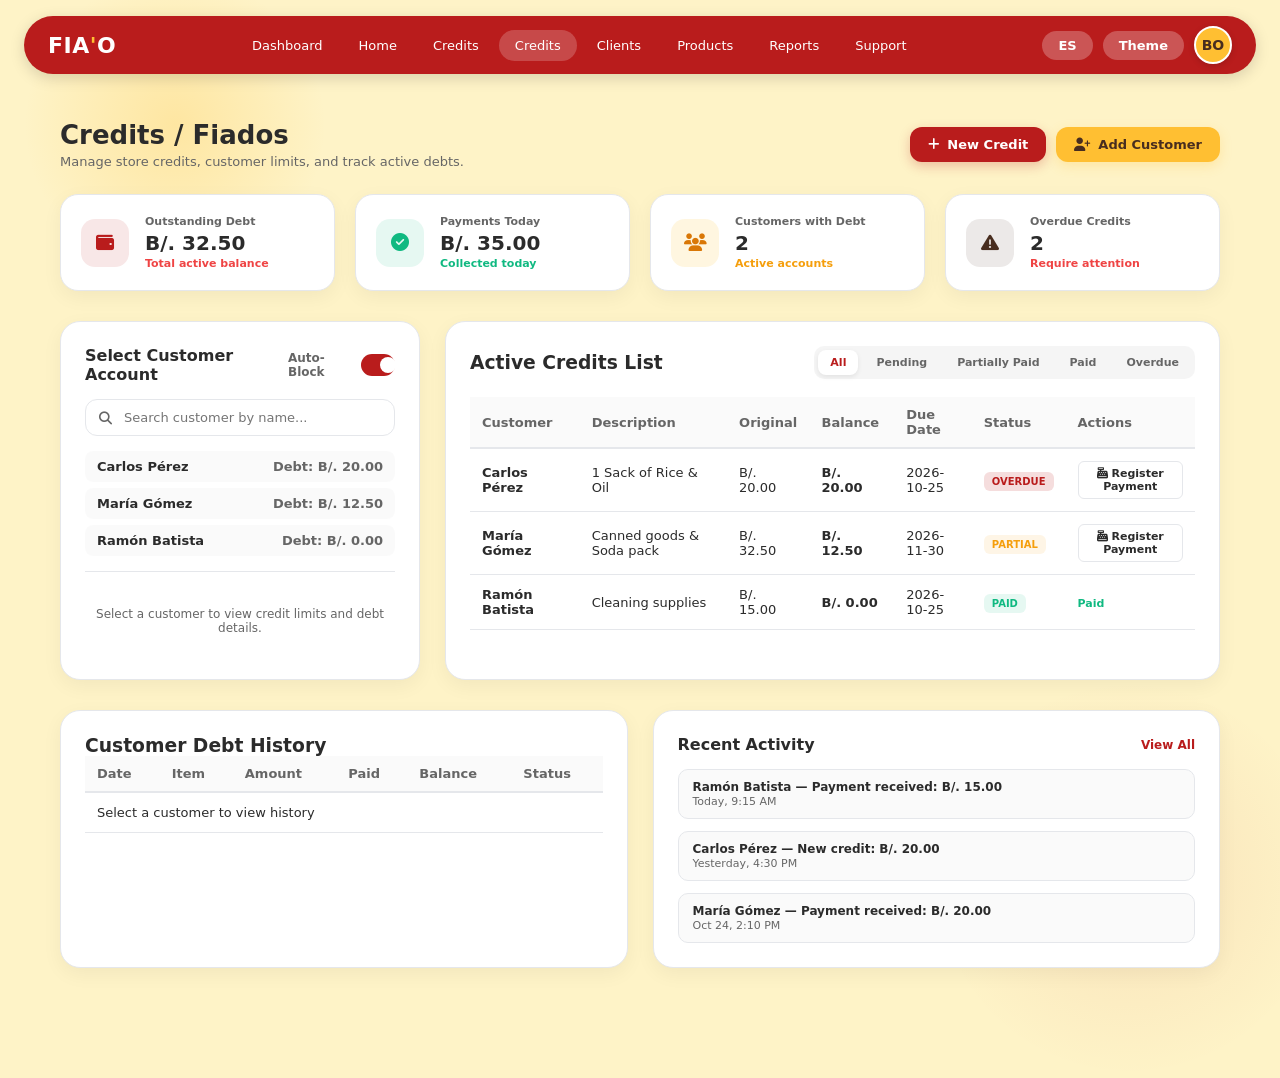
<file: owner-credits.html>
<!DOCTYPE html>
<html lang="en">
<head>
    <meta charset="UTF-8">
    <meta name="viewport" content="width=device-width, initial-scale=1.0">
    <title>FIA'O - Credits & Fiados</title>
    <link rel="stylesheet" href="asset/css/owner-credits.css">
    <link rel="stylesheet" href="https://cdnjs.cloudflare.com/ajax/libs/font-awesome/6.4.0/css/all.min.css">
</head>
<body>

    <!-- Fondo decorativo -->
    <div class="bg-shape-top"></div>
    <div class="bg-shape-bottom"></div>

    <!-- Navbar corporativo original -->
    <header class="navbar-container">
        <div class="navbar-content">
            <div class="nav-logo">FIA<span>'</span>O</div>
            <nav class="nav-menu">
                <a href="owner-dashboard.html" class="nav-link" data-en="Dashboard" data-es="Panel">Dashboard</a>
                <a href="index.html" class="nav-link" data-en="Home" data-es="Inicio">Home</a>
                <a href="owner-credits.html" class="nav-link" data-en="Credits" data-es="Créditos">Credits</a>
                <a href="owner-credits.html" class="nav-link active" data-en="Credits" data-es="Créditos">Credits</a>                <a href="owner-clients.html" class="nav-link" data-en="Clients" data-es="Clientes">Clients</a>
                <a href="owner-products.html" class="nav-link" data-en="Products" data-es="Productos">Products</a>
                <a href="owner-reports.html" class="nav-link" data-en="Reports" data-es="Reportes">Reports</a>
                <a href="contacto.html" class="nav-link" data-en="Support" data-es="Soporte">Support</a>

            </nav>
            <div class="nav-right-actions">
                <button id="lang-btn" class="action-pill-btn">ES</button>
                <button id="theme-btn" class="action-pill-btn">Theme</button>
                
                <!-- Bolita circular del perfil -->
                <div class="profile-menu-container">
                    <div class="profile-avatar-btn" id="profileToggle">
                        <span id="userInitials">BO</span>
                    </div>
                    <div class="profile-dropdown" id="profileDropdown">
                        <a href="profile.html" class="dropdown-item">
                            <i class="fa-regular fa-user"></i> <span data-en="My Profile" data-es="Mi Perfil">My Profile</span>
                        </a>
                        <a href="settings.html" class="dropdown-item">
                            <i class="fa-solid fa-gear"></i> <span data-en="Settings" data-es="Ajustes">Settings</span>
                        </a>
                        <div class="dropdown-divider"></div>
                        <a href="login.html" class="dropdown-item logout" id="logoutBtn">
                            <i class="fa-solid fa-arrow-right-from-bracket"></i> <span data-en="Log Out" data-es="Cerrar Sesión">Log Out</span>
                        </a>
                    </div>
                </div>
            </div>
        </div>
    </header>

    <!-- Contenido Principal -->
    <main class="dashboard-main">
        <!-- Encabezado de la Sección -->
        <div class="credits-header-section">
            <div class="title-wrap">
                <h1 data-en="Credits / Fiados" data-es="Créditos / Fiados">Credits / Fiados</h1>
                <p data-en="Manage store credits, customer limits, and track active debts." data-es="Administra créditos de la tienda, límites de clientes y deudas activas.">Manage store credits, customer limits, and track active debts.</p>
            </div>
            <div class="action-buttons-wrap">
                <button class="btn-primary-fiao" id="openNewCreditModal">
                    <i class="fa-solid fa-plus"></i> <span data-en="New Credit" data-es="Nuevo Crédito">New Credit</span>
                </button>
                <button class="btn-secondary-fiao" id="openAddCustomerModal">
                    <i class="fa-solid fa-user-plus"></i> <span data-en="Add Customer" data-es="Agregar Cliente">Add Customer</span>
                </button>
            </div>
        </div>

        <!-- Tarjetas de Resumen Financiero (Debt Overview) -->
        <div class="financial-grid">
            <div class="financial-card">
                <div class="card-icon red"><i class="fa-solid fa-wallet"></i></div>
                <div class="card-info">
                    <span class="card-label" data-en="Outstanding Debt" data-es="Deuda Pendiente">Outstanding Debt</span>
                    <h2 class="card-value" id="statOutstandingDebt">B/. 0.00</h2>
                    <span class="card-trend negative" data-en="Total active balance" data-es="Saldo activo total">Total active balance</span>
                </div>
            </div>
            <div class="financial-card">
                <div class="card-icon green"><i class="fa-solid fa-circle-check"></i></div>
                <div class="card-info">
                    <span class="card-label" data-en="Payments Today" data-es="Pagos Hoy">Payments Today</span>
                    <h2 class="card-value" id="statPaymentsToday">B/. 0.00</h2>
                    <span class="card-trend positive" data-en="Collected today" data-es="Recaudado hoy">Collected today</span>
                </div>
            </div>
            <div class="financial-card">
                <div class="card-icon yellow"><i class="fa-solid fa-users"></i></div>
                <div class="card-info">
                    <span class="card-label" data-en="Customers with Debt" data-es="Clientes con Deuda">Customers with Debt</span>
                    <h2 class="card-value" id="statCustomersWithDebt">0</h2>
                    <span class="card-trend neutral" data-en="Active accounts" data-es="Cuentas activas">Active accounts</span>
                </div>
            </div>
            <div class="financial-card">
                <div class="card-icon dark"><i class="fa-solid fa-triangle-exclamation"></i></div>
                <div class="card-info">
                    <span class="card-label" data-en="Overdue Credits" data-es="Créditos Vencidos">Overdue Credits</span>
                    <h2 class="card-value" id="statOverdueCredits">0</h2>
                    <span class="card-trend negative" data-en="Require attention" data-es="Requieren atención">Require attention</span>
                </div>
            </div>
        </div>

        <!-- Panel de Control y Selección de Cliente -->
        <div class="control-panel-grid">
            <div class="customer-selection-card">
                <div class="section-title-row">
                    <h3 data-en="Select Customer Account" data-es="Seleccionar Cuenta de Cliente">Select Customer Account</h3>
                    <div class="auto-block-toggle-wrap">
                        <span data-en="Auto-Block" data-es="Bloqueo Auto">Auto-Block</span>
                        <label class="switch">
                            <input type="checkbox" id="autoBlockToggle" checked>
                            <span class="slider round"></span>
                        </label>
                    </div>
                </div>
                <div class="search-box-wrap">
                    <i class="fa-solid fa-magnifying-glass"></i>
                    <input type="text" id="customerSearchInput" placeholder="Search customer by name..." data-en-placeholder="Search customer by name..." data-es-placeholder="Buscar cliente por nombre...">
                </div>
                <div class="customer-dropdown-list" id="customerSelectList"></div>

                <div class="selected-customer-details" id="selectedCustomerDetails">
                    <div class="empty-selection-msg" data-en="Select a customer to view credit limits and debt details." data-es="Selecciona un cliente para ver límites de crédito y deudas.">
                        Select a customer to view credit limits and debt details.
                    </div>
                </div>
            </div>

            <!-- Listado General de Créditos y Filtros -->
            <div class="credits-main-list-card">
                <div class="list-header-row">
                    <h3 data-en="Active Credits List" data-es="Lista de Créditos Activos">Active Credits List</h3>
                    <div class="filter-tabs">
                        <button class="filter-btn active" data-filter="all" data-en="All" data-es="Todos">All</button>
                        <button class="filter-btn" data-filter="pending" data-en="Pending" data-es="Pendiente">Pending</button>
                        <button class="filter-btn" data-filter="partial" data-en="Partially Paid" data-es="Abonado">Partially Paid</button>
                        <button class="filter-btn" data-filter="paid" data-en="Paid" data-es="Pagado">Paid</button>
                        <button class="filter-btn" data-filter="overdue" data-en="Overdue" data-es="Vencido">Overdue</button>
                    </div>
                </div>

                <div class="table-responsive">
                    <table class="fiao-table" id="creditsTable">
                        <thead>
                            <tr>
                                <th data-en="Customer" data-es="Cliente">Customer</th>
                                <th data-en="Description" data-es="Descripción">Description</th>
                                <th data-en="Original" data-es="Original">Original</th>
                                <th data-en="Balance" data-es="Saldo">Balance</th>
                                <th data-en="Due Date" data-es="Vencimiento">Due Date</th>
                                <th data-en="Status" data-es="Estado">Status</th>
                                <th data-en="Actions" data-es="Acciones">Actions</th>
                            </tr>
                        </thead>
                        <tbody id="creditsTableBody"></tbody>
                    </table>
                </div>
            </div>
        </div>

        <!-- Historial y Actividad -->
        <div class="bottom-sections-grid">
            <div class="card-container">
                <h3 data-en="Customer Debt History" data-es="Historial de Deuda del Cliente">Customer Debt History</h3>
                <div class="table-responsive">
                    <table class="fiao-table" id="debtHistoryTable">
                        <thead>
                            <tr>
                                <th data-en="Date" data-es="Fecha">Date</th>
                                <th data-en="Item" data-es="Artículo">Item</th>
                                <th data-en="Amount" data-es="Monto">Amount</th>
                                <th data-en="Paid" data-es="Abonado">Paid</th>
                                <th data-en="Balance" data-es="Saldo">Balance</th>
                                <th data-en="Status" data-es="Estado">Status</th>
                            </tr>
                        </thead>
                        <tbody id="debtHistoryBody">
                            <tr>
                                <td colspan="6" class="text-center" data-en="Select a customer to view history" data-es="Selecciona un cliente para ver su historial">Select a customer to view history</td>
                            </tr>
                        </tbody>
                    </table>
                </div>
            </div>

            <div class="card-container">
                <div class="section-title-row">
                    <h3 data-en="Recent Activity" data-es="Actividad Reciente">Recent Activity</h3>
                    <button class="text-link-btn" id="viewAllActivityBtn" data-en="View All" data-es="Ver Todo">View All</button>
                </div>
                <div class="activity-list" id="recentActivityList"></div>
            </div>
        </div>
    </main>

    <!-- MODAL: Add Customer -->
    <div class="modal-backdrop" id="addCustomerModal">
        <div class="modal-card">
            <button class="modal-close" id="closeCustomerModal">&times;</button>
            <h2 data-en="Add New Customer" data-es="Agregar Nuevo Cliente">Add New Customer</h2>
            <p data-en="Register customer details and credit limit." data-es="Registra los datos del cliente y límite de crédito.">Register customer details and credit limit.</p>
            <form id="addCustomerForm">
                <div class="input-group">
                    <label data-en="Full Name" data-es="Nombre Completo">Full Name</label>
                    <input type="text" id="custFullName" placeholder="e.g. Carlos Pérez" required>
                </div>
                <div class="input-group">
                    <label data-en="Phone Number" data-es="Número de Teléfono">Phone Number</label>
                    <input type="text" id="custPhone" placeholder="+507 6000-0000" required>
                </div>
                <div class="input-group">
                    <label data-en="Email Address (Optional)" data-es="Correo Electrónico (Opcional)">Email Address (Optional)</label>
                    <input type="email" id="custEmail" placeholder="customer@example.com">
                </div>
                <div class="input-group">
                    <label data-en="Credit Limit (B/.)" data-es="Límite de Crédito (B/.)">Credit Limit (B/.)</label>
                    <input type="number" id="custLimit" step="0.01" min="0" placeholder="30.00" required>
                </div>
                <div class="input-group">
                    <label data-en="Notes (Optional)" data-es="Notas (Opcional)">Notes (Optional)</label>
                    <textarea id="custNotes" placeholder="Additional details..."></textarea>
                </div>
                <button type="submit" class="btn-primary-fiao full-width" data-en="Save Customer" data-es="Guardar Cliente">Save Customer</button>
            </form>
        </div>
    </div>

    <!-- MODAL: New Credit -->
    <div class="modal-backdrop" id="newCreditModal">
        <div class="modal-card">
            <button class="modal-close" id="closeCreditModal">&times;</button>
            <h2 data-en="Register New Credit (Fiado)" data-es="Registrar Nuevo Crédito (Fiado)">Register New Credit (Fiado)</h2>
            <p data-en="Assign items to customer account." data-es="Asigna artículos a la cuenta del cliente.">Assign items to customer account.</p>
            <form id="newCreditForm">
                <div class="input-group">
                    <label data-en="Select Customer" data-es="Seleccionar Cliente">Select Customer</label>
                    <select id="creditCustSelect" required>
                        <option value="">-- Choose customer --</option>
                    </select>
                </div>
                <div class="credit-preview-box" id="creditPreviewBox">
                    <span data-en="Limit: B/. 0.00 | Debt: B/. 0.00 | Available: B/. 0.00" data-es="Límite: B/. 0.00 | Deuda: B/. 0.00 | Disponible: B/. 0.00">Limit: B/. 0.00 | Debt: B/. 0.00 | Available: B/. 0.00</span>
                </div>
                <div class="input-group">
                    <label data-en="Product / Description" data-es="Producto / Descripción">Product / Description</label>
                    <input type="text" id="credItemDesc" placeholder="e.g. 1 Sack of Rice & Oil" required>
                </div>
                <div class="form-row">
                    <div class="input-group">
                        <label data-en="Quantity" data-es="Cantidad">Quantity</label>
                        <input type="number" id="credQty" min="1" value="1" required>
                    </div>
                    <div class="input-group">
                        <label data-en="Unit Price (B/.)" data-es="Precio Unitario (B/.)">Unit Price (B/.)</label>
                        <input type="number" id="credUnitPrice" step="0.01" min="0.01" placeholder="0.00" required>
                    </div>
                </div>
                <div class="input-group">
                    <label data-en="Total Amount (B/.)" data-es="Monto Total (B/.)">Total Amount (B/.)</label>
                    <input type="text" id="credTotalAmount" readonly value="B/. 0.00">
                </div>
                <div class="form-row">
                    <div class="input-group">
                        <label data-en="Date" data-es="Fecha">Date</label>
                        <input type="date" id="credDate" required>
                    </div>
                    <div class="input-group">
                        <label data-en="Due Date (Required for Reminders)" data-es="Vencimiento (Obligatorio para Recordatorios)">Due Date</label>
                        <input type="date" id="credDueDate" required>
                    </div>
                </div>
                <button type="submit" class="btn-primary-fiao full-width" data-en="Save Credit" data-es="Guardar Crédito">Save Credit</button>
            </form>
        </div>
    </div>

    <!-- MODAL: Register Payment & Mark as Paid -->
    <div class="modal-backdrop" id="registerPaymentModal">
        <div class="modal-card">
            <button class="modal-close" id="closePaymentModal">&times;</button>
            <h2 data-en="Register Payment & Mark as Paid" data-es="Registrar Pago y Marcar como Pagado">Register Payment & Mark as Paid</h2>
            <p data-en="Apply partial or full payment to reduce customer debt." data-es="Aplica abono parcial o pago total para reducir la deuda del cliente.">Apply partial or full payment to reduce customer debt.</p>
            <form id="registerPaymentForm">
                <input type="hidden" id="payCreditId">
                <div class="input-group">
                    <label data-en="Customer" data-es="Cliente">Customer</label>
                    <input type="text" id="payCustName" readonly>
                </div>
                <div class="input-group">
                    <label data-en="Credit Item" data-es="Artículo de Crédito">Credit Item</label>
                    <input type="text" id="payItemDesc" readonly>
                </div>
                <div class="form-row">
                    <div class="input-group">
                        <label data-en="Pending Balance" data-es="Saldo Pendiente">Pending Balance</label>
                        <input type="text" id="payPendingBalance" readonly>
                    </div>
                    <div class="input-group">
                        <label data-en="Payment Amount (B/.)" data-es="Monto a Pagar (B/.)">Payment Amount (B/.)</label>
                        <input type="number" id="payAmount" step="0.01" min="0.01" placeholder="0.00" required>
                    </div>
                </div>
                <div class="payment-modal-actions" style="display: flex; gap: 10px; margin-top: 15px;">
                    <button type="button" class="btn-secondary-fiao full-width" id="markFullPaidBtn" data-en="Mark as Fully Paid" data-es="Marcar Pagado Completo">Mark as Fully Paid</button>
                    <button type="submit" class="btn-primary-fiao full-width" data-en="Register Payment" data-es="Registrar Pago">Register Payment</button>
                </div>
            </form>
        </div>
    </div>

    <script src="asset/js/owner-credits.js"></script>
</body>
</html>
</file>
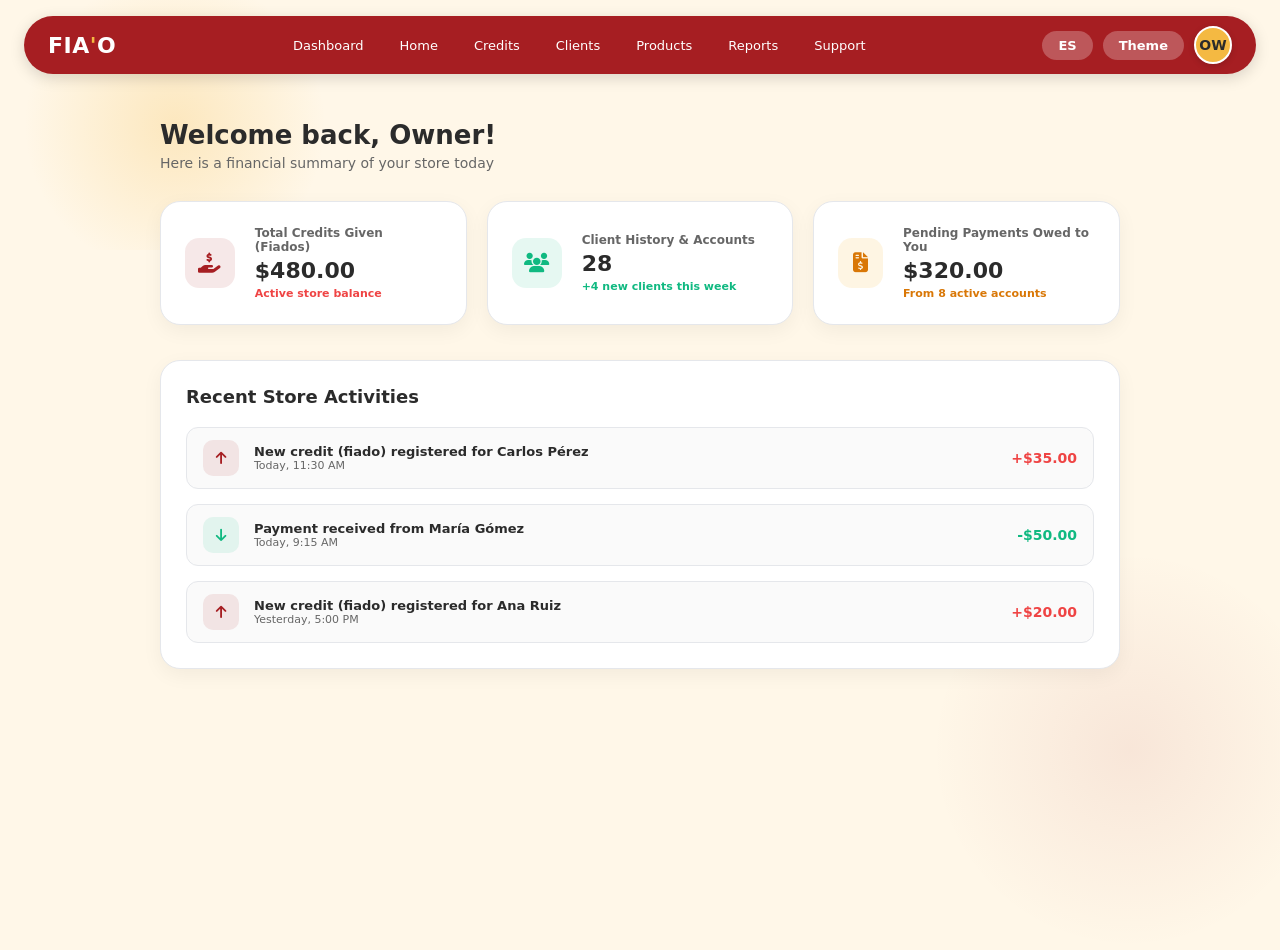
<file: owner-dashboard.html>
<!DOCTYPE html>
<html lang="en">
<head>
    <meta charset="UTF-8">
    <meta name="viewport" content="width=device-width, initial-scale=1.0">
    <title>FIA'O - Owner Dashboard</title>
    <link rel="stylesheet" href="asset/css/customer-dashboard.css">
    <link rel="stylesheet" href="https://cdnjs.cloudflare.com/ajax/libs/font-awesome/6.4.0/css/all.min.css">
</head>
<body>

    <!-- Fondo decorativo -->
    <div class="bg-shape-top"></div>
    <div class="bg-shape-bottom"></div>

    <!-- Navbar con el círculo de iniciales a la derecha -->
    <header class="navbar-container">
        <div class="navbar-content">
            <div class="nav-logo">FIA<span>'</span>O</div>
            <nav class="nav-menu">
                <a href="owner-dashboard.html" class="nav-link" data-en="Dashboard" data-es="Panel">Dashboard</a>
                <a href="index.html" class="nav-link" data-en="Home" data-es="Inicio">Home</a>
                <a href="owner-credits.html" class="nav-link" data-en="Credits" data-es="Créditos">Credits</a>
                <a href="owner-clients.html" class="nav-link" data-en="Clients" data-es="Clientes">Clients</a>
                <a href="owner-products.html" class="nav-link" data-en="Products" data-es="Productos">Products</a>
                <a href="owner-reports.html" class="nav-link" data-en="Reports" data-es="Reportes">Reports</a>
                <a href="contacto.html" class="nav-link" data-en="Support" data-es="Soporte">Support</a>
            </nav>
            <div class="nav-right-actions">
                <button id="lang-btn" class="action-pill-btn">ES</button>
                <button id="theme-btn" class="action-pill-btn">Theme</button>
                
                <!-- Círculo de Perfil con Iniciales y Menú Desplegable -->
                <div class="profile-menu-container">
                    <div class="profile-avatar-btn" id="profileToggle">
                        <span id="userInitials">US</span>
                    </div>
                    <div class="profile-dropdown" id="profileDropdown">
                        <a href="profile.html" class="dropdown-item">
                            <i class="fa-regular fa-user"></i> <span data-en="Profile & Settings" data-es="Perfil y Ajustes">Profile & Settings</span>
                        </a>
                        <div class="dropdown-divider"></div>
                        <a href="login.html" class="dropdown-item logout" id="logoutBtn">
                            <i class="fa-solid fa-arrow-right-from-bracket"></i> <span data-en="Sign Out" data-es="Cerrar Sesión">Sign Out</span>
                        </a>
                    </div>
                </div>
            </div>
        </div>
    </header>

    <!-- Contenido Principal del Dashboard del Owner -->
    <main class="dashboard-main">
        <!-- Saludo Personalizado e Inteligente -->
        <div class="welcome-banner">
            <h1 id="welcomeHeading">Welcome, <span id="userNamePlaceholder">User</span>!</h1>
            <p data-en="Here is a financial summary of your store today" data-es="Aquí tienes un resumen financiero de tu tienda hoy">Here is a financial summary of your store today</p>
        </div>

        <!-- Tarjetas de Resumen Financiero Específicas para el Owner -->
        <div class="financial-grid">
            <div class="financial-card">
                <div class="card-icon red">
                    <i class="fa-solid fa-hand-holding-dollar"></i>
                </div>
                <div class="card-info">
                    <span class="card-label" data-en="Total Credits Given (Fiados)" data-es="Créditos Otorgados (Fiados)">Total Credits Given (Fiados)</span>
                    <h2 class="card-value">$480.00</h2>
                    <span class="card-trend negative" data-en="Active store balance" data-es="Saldo activo en tienda">Active store balance</span>
                </div>
            </div>

            <div class="financial-card">
                <div class="card-icon green">
                    <i class="fa-solid fa-users"></i>
                </div>
                <div class="card-info">
                    <span class="card-label" data-en="Client History & Accounts" data-es="Historial de Clientes">Client History & Accounts</span>
                    <h2 class="card-value">28</h2>
                    <span class="card-trend positive" data-en="+4 new clients this week" data-es="+4 clientes nuevos esta semana">+4 new clients this week</span>
                </div>
            </div>

            <div class="financial-card">
                <div class="card-icon yellow">
                    <i class="fa-solid fa-file-invoice-dollar"></i>
                </div>
                <div class="card-info">
                    <span class="card-label" data-en="Pending Payments Owed to You" data-es="Pagos que te Deben">Pending Payments Owed to You</span>
                    <h2 class="card-value">$320.00</h2>
                    <span class="card-trend neutral" data-en="From 8 active accounts" data-es="De 8 cuentas activas">From 8 active accounts</span>
                </div>
            </div>
        </div>

        <!-- Sección de Actividades Recientes del Negocio -->
        <div class="recent-activity-section">
            <h3 data-en="Recent Store Activities" data-es="Actividades Recientes del Negocio">Recent Store Activities</h3>
            <div class="activity-list">
                <div class="activity-item">
                    <div class="activity-icon credit">
                        <i class="fa-solid fa-arrow-up"></i>
                    </div>
                    <div class="activity-details">
                        <span class="activity-title" data-en="New credit (fiado) registered for Carlos Pérez" data-es="Nuevo crédito (fiado) registrado para Carlos Pérez">New credit (fiado) registered for Carlos Pérez</span>
                        <span class="activity-time">Today, 11:30 AM</span>
                    </div>
                    <span class="activity-amount negative">+$35.00</span>
                </div>

                <div class="activity-item">
                    <div class="activity-icon payment">
                        <i class="fa-solid fa-arrow-down"></i>
                    </div>
                    <div class="activity-details">
                        <span class="activity-title" data-en="Payment received from María Gómez" data-es="Pago recibido de María Gómez">Payment received from María Gómez</span>
                        <span class="activity-time">Today, 9:15 AM</span>
                    </div>
                    <span class="activity-amount positive">-$50.00</span>
                </div>

                <div class="activity-item">
                    <div class="activity-icon credit">
                        <i class="fa-solid fa-arrow-up"></i>
                    </div>
                    <div class="activity-details">
                        <span class="activity-title" data-en="New credit (fiado) registered for Ana Ruiz" data-es="Nuevo crédito (fiado) registrado para Ana Ruiz">New credit (fiado) registered for Ana Ruiz</span>
                        <span class="activity-time">Yesterday, 5:00 PM</span>
                    </div>
                    <span class="activity-amount negative">+$20.00</span>
                </div>
            </div>
        </div>
    </main>

    <script src="asset/js/owner-dashboard.js"></script>
</body>
</html>
</file>
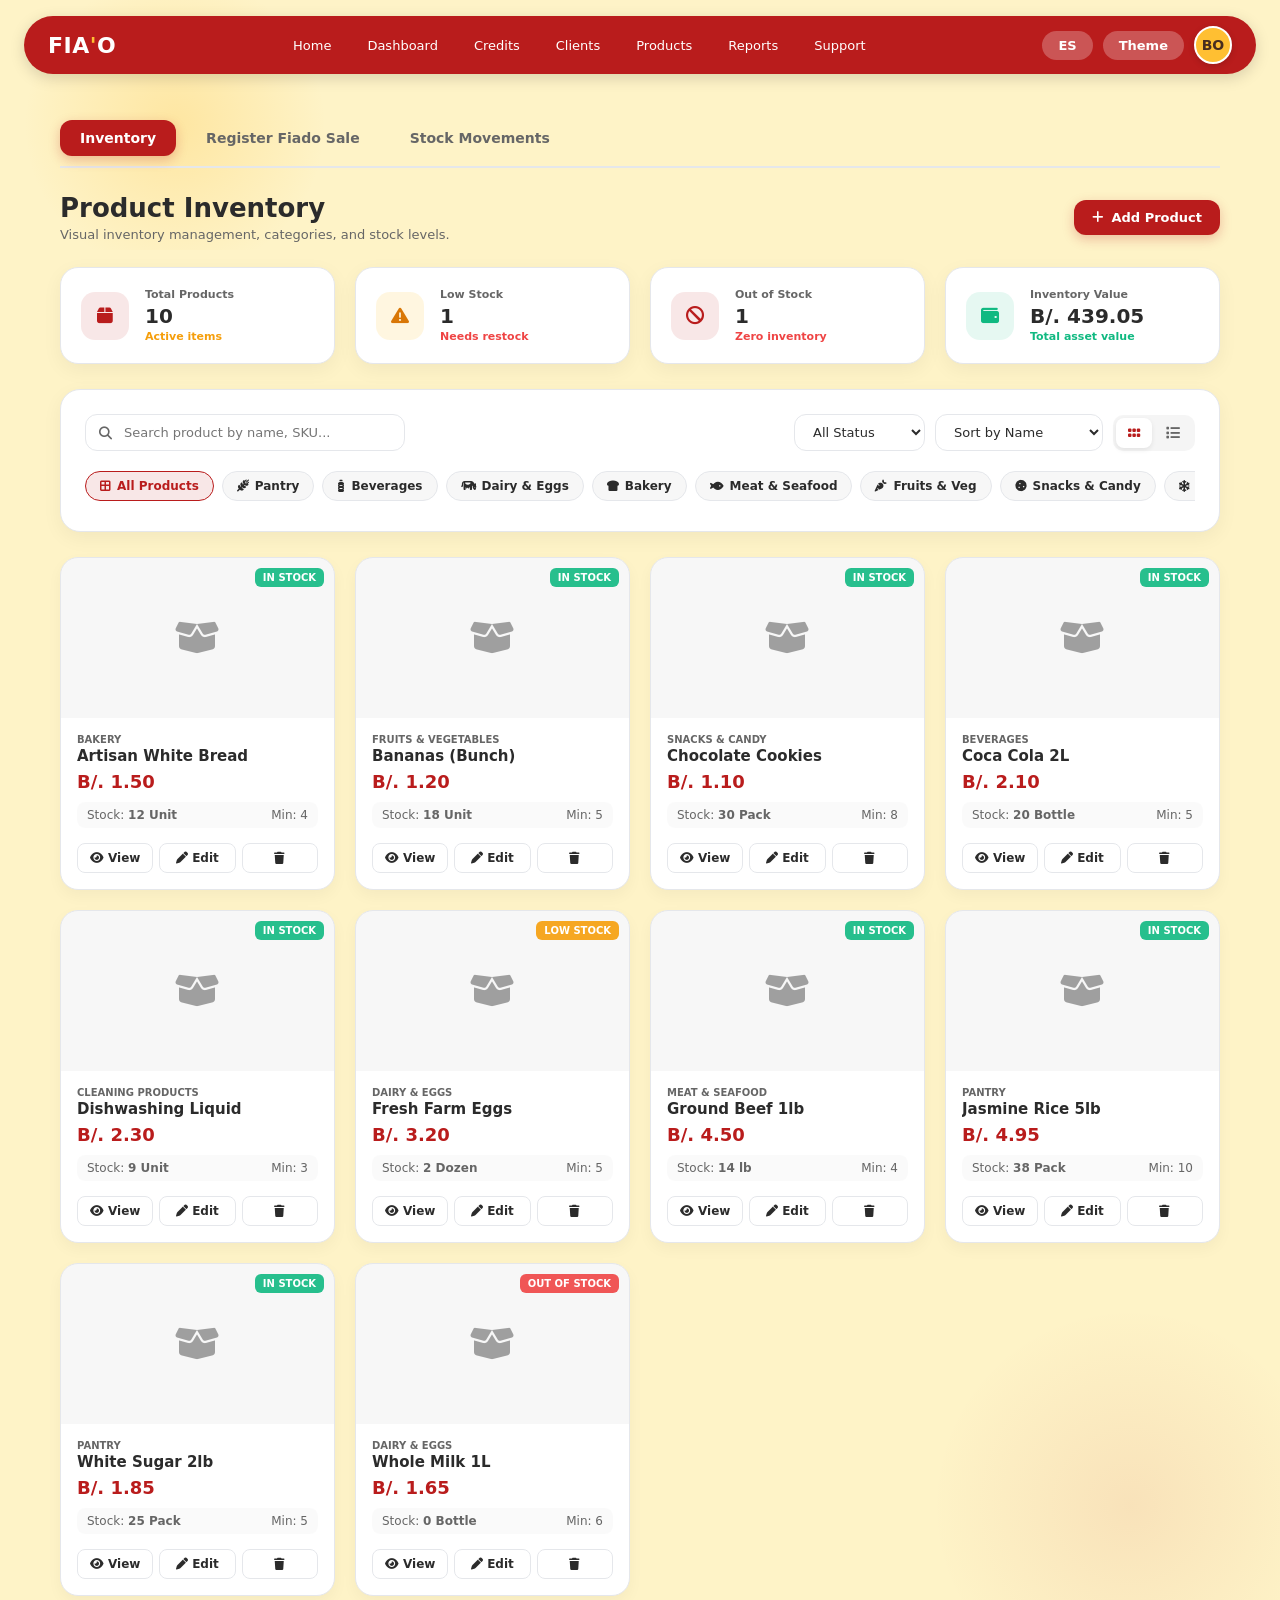
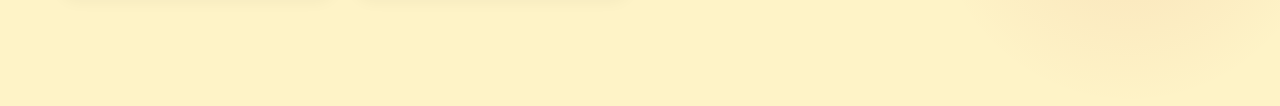
<file: owner-products.html>
<!DOCTYPE html>
<html lang="en">
<head>
    <meta charset="UTF-8">
    <meta name="viewport" content="width=device-width, initial-scale=1.0">
    <title>FIA'O - Products & Inventory</title>
    <link rel="stylesheet" href="asset/css/owner-products.css">
    <link rel="stylesheet" href="https://cdnjs.cloudflare.com/ajax/libs/font-awesome/6.4.0/css/all.min.css">
</head>
<body>

    <div class="bg-shape-top"></div>
    <div class="bg-shape-bottom"></div>

    <!-- Navbar corporativo original -->
    <header class="navbar-container">
        <div class="navbar-content">
            <div class="nav-logo">FIA<span>'</span>O</div>
            <nav class="nav-menu">
                <a href="index.html" class="nav-link" data-en="Home" data-es="Inicio">Home</a>
                <a href="owner-dashboard.html" class="nav-link" data-en="Dashboard" data-es="Panel">Dashboard</a>
                <a href="owner-credits.html" class="nav-link" data-en="Credits" data-es="Créditos">Credits</a>
                <a href="owner-clients.html" class="nav-link" data-en="Clients" data-es="Clientes">Clients</a>
                <a href="owner-products.html" class="nav-link" data-en="Products" data-es="Productos">Products</a>
                <a href="owner-reports.html" class="nav-link" data-en="Reports" data-es="Reportes">Reports</a>
                <a href="contacto.html" class="nav-link" data-en="Support" data-es="Soporte">Support</a>
            </nav>
            <div class="nav-right-actions">
                <button id="lang-btn" class="action-pill-btn">ES</button>
                <button id="theme-btn" class="action-pill-btn">Theme</button>
                
                <div class="profile-menu-container">
                    <div class="profile-avatar-btn" id="profileToggle">
                        <span id="userInitials">BO</span>
                    </div>
                    <div class="profile-dropdown" id="profileDropdown">
                        <a href="profile.html" class="dropdown-item">
                            <i class="fa-regular fa-user"></i> <span data-en="My Profile" data-es="Mi Perfil">My Profile</span>
                        </a>
                        <a href="settings.html" class="dropdown-item">
                            <i class="fa-solid fa-gear"></i> <span data-en="Settings" data-es="Ajustes">Settings</span>
                        </a>
                        <div class="dropdown-divider"></div>
                        <a href="login.html" class="dropdown-item logout" id="logoutBtn">
                            <i class="fa-solid fa-arrow-right-from-bracket"></i> <span data-en="Log Out" data-es="Cerrar Sesión">Log Out</span>
                        </a>
                    </div>
                </div>
            </div>
        </div>
    </header>

    <main class="dashboard-main">
        <!-- Pestañas Internas del Módulo Products -->
        <div class="tabs-nav">
            <button class="tab-btn active" data-tab="inventory" data-en="Inventory" data-es="Inventario">Inventory</button>
            <button class="tab-btn" data-tab="sale" data-en="Register Fiado Sale" data-es="Registrar Venta Fiada">Register Fiado Sale</button>
            <button class="tab-btn" data-tab="movements" data-en="Stock Movements" data-es="Movimientos de Stock">Stock Movements</button>
        </div>

        <!-- TAB 1: INVENTORY -->
        <div class="tab-content active" id="tab-inventory">
            <div class="credits-header-section">
                <div class="title-wrap">
                    <h1 data-en="Product Inventory" data-es="Inventario de Productos">Product Inventory</h1>
                    <p data-en="Visual inventory management, categories, and stock levels." data-es="Gestión visual de inventario, categorías y niveles de stock.">Visual inventory management, categories, and stock levels.</p>
                </div>
                <button class="btn-primary-fiao" id="openAddProductModal">
                    <i class="fa-solid fa-plus"></i> <span data-en="Add Product" data-es="Agregar Producto">Add Product</span>
                </button>
            </div>

            <!-- Estadísticas -->
            <div class="financial-grid">
                <div class="financial-card">
                    <div class="card-icon red"><i class="fa-solid fa-box"></i></div>
                    <div class="card-info">
                        <span class="card-label" data-en="Total Products" data-es="Total Productos">Total Products</span>
                        <h2 class="card-value" id="statTotalProducts">0</h2>
                        <span class="card-trend neutral" data-en="Active items" data-es="Artículos activos">Active items</span>
                    </div>
                </div>
                <div class="financial-card">
                    <div class="card-icon yellow"><i class="fa-solid fa-triangle-exclamation"></i></div>
                    <div class="card-info">
                        <span class="card-label" data-en="Low Stock" data-es="Stock Bajo">Low Stock</span>
                        <h2 class="card-value" id="statLowStock">0</h2>
                        <span class="card-trend negative" data-en="Needs restock" data-es="Requiere reabastecer">Needs restock</span>
                    </div>
                </div>
                <div class="financial-card">
                    <div class="card-icon red"><i class="fa-solid fa-ban"></i></div>
                    <div class="card-info">
                        <span class="card-label" data-en="Out of Stock" data-es="Sin Stock">Out of Stock</span>
                        <h2 class="card-value" id="statOutOfStock">0</h2>
                        <span class="card-trend negative" data-en="Zero inventory" data-es="Inventario en cero">Zero inventory</span>
                    </div>
                </div>
                <div class="financial-card">
                    <div class="card-icon green"><i class="fa-solid fa-wallet"></i></div>
                    <div class="card-info">
                        <span class="card-label" data-en="Inventory Value" data-es="Valor del Inventario">Inventory Value</span>
                        <h2 class="card-value" id="statInventoryValue">B/. 0.00</h2>
                        <span class="card-trend positive" data-en="Total asset value" data-es="Valor total de activos">Total asset value</span>
                    </div>
                </div>
            </div>

            <!-- Filtros, Buscador y Selector de Vista (Grid / List) -->
            <div class="card-container inventory-controls-card">
                <div class="search-sort-row">
                    <div class="search-box-wrap" style="flex: 1; max-width: 320px;">
                        <i class="fa-solid fa-magnifying-glass"></i>
                        <input type="text" id="inventorySearch" placeholder="Search product by name, SKU..." data-en-placeholder="Search product by name, SKU..." data-es-placeholder="Buscar producto por nombre, SKU...">
                    </div>
                    
                    <div class="filters-group-right">
                        <select id="statusFilter" class="fiao-select">
                            <option value="all" data-en="All Status" data-es="Todos los Estados">All Status</option>
                            <option value="instock" data-en="In Stock" data-es="En Stock">In Stock</option>
                            <option value="lowstock" data-en="Low Stock" data-es="Stock Bajo">Low Stock</option>
                            <option value="outofstock" data-en="Out of Stock" data-es="Sin Stock">Out of Stock</option>
                        </select>

                        <select id="sortSelect" class="fiao-select">
                            <option value="name" data-en="Sort by Name" data-es="Ordenar por Nombre">Sort by Name</option>
                            <option value="price-asc" data-en="Price: Low to High" data-es="Precio: Menor a Mayor">Price: Low to High</option>
                            <option value="price-desc" data-en="Price: High to Low" data-es="Precio: Mayor a Menor">Price: High to Low</option>
                            <option value="stock" data-en="Stock Level" data-es="Nivel de Stock">Stock Level</option>
                        </select>

                        <!-- Selector de Vista Grid / List -->
                        <div class="view-mode-toggle">
                            <button class="view-mode-btn active" id="gridViewBtn" title="Grid View"><i class="fa-solid fa-grip"></i></button>
                            <button class="view-mode-btn" id="listViewBtn" title="List View"><i class="fa-solid fa-list"></i></button>
                        </div>
                    </div>
                </div>

                <!-- Categorías Interactivas (Píldoras horizontales con iconos) -->
                <div class="categories-pills-container" id="categoriesPillsContainer">
                    <button class="cat-pill active" data-category="All"><i class="fa-solid fa-border-all"></i> <span data-en="All Products" data-es="Todos">All Products</span></button>
                    <button class="cat-pill" data-category="Pantry"><i class="fa-solid fa-wheat-awn"></i> Pantry</button>
                    <button class="cat-pill" data-category="Beverages"><i class="fa-solid fa-bottle-water"></i> Beverages</button>
                    <button class="cat-pill" data-category="Dairy & Eggs"><i class="fa-solid fa-cow"></i> Dairy & Eggs</button>
                    <button class="cat-pill" data-category="Bakery"><i class="fa-solid fa-bread-slice"></i> Bakery</button>
                    <button class="cat-pill" data-category="Meat & Seafood"><i class="fa-solid fa-fish"></i> Meat & Seafood</button>
                    <button class="cat-pill" data-category="Fruits & Vegetables"><i class="fa-solid fa-carrot"></i> Fruits & Veg</button>
                    <button class="cat-pill" data-category="Snacks & Candy"><i class="fa-solid fa-cookie"></i> Snacks & Candy</button>
                    <button class="cat-pill" data-category="Frozen Foods"><i class="fa-solid fa-snowflake"></i> Frozen Foods</button>
                    <button class="cat-pill" data-category="Cleaning Products"><i class="fa-solid fa-pump-soap"></i> Cleaning</button>
                    <button class="cat-pill" data-category="Personal Care"><i class="fa-solid fa-soap"></i> Personal Care</button>
                    <button class="cat-pill" data-category="Baby Products"><i class="fa-solid fa-baby-carriage"></i> Baby</button>
                    <button class="cat-pill" data-category="Pet Supplies"><i class="fa-solid fa-paw"></i> Pet Supplies</button>
                    <button class="cat-pill" data-category="Household Items"><i class="fa-solid fa-house"></i> Household</button>
                    <button class="cat-pill" data-category="School Supplies"><i class="fa-solid fa-pencil"></i> School</button>
                    <button class="cat-pill" data-category="Other"><i class="fa-solid fa-box-archive"></i> Other</button>
                </div>
            </div>

            <!-- Contenedor Dinámico: Grid View (Tarjetas) o List View (Tabla) -->
            <div id="inventoryDisplayArea">
                <!-- Grid View por defecto -->
                <div class="products-grid-container" id="productsGrid"></div>
                
                <!-- List View (Oculto inicialmente) -->
                <div class="products-table-container" id="productsTableContainer" style="display: none;">
                    <table class="fiao-table">
                        <thead>
                            <tr>
                                <th data-en="Image" data-es="Imagen">Image</th>
                                <th data-en="Product Name" data-es="Nombre">Product Name</th>
                                <th data-en="Category" data-es="Categoría">Category</th>
                                <th data-en="Price" data-es="Precio">Price</th>
                                <th data-en="Stock" data-es="Stock">Stock</th>
                                <th data-en="Unit" data-es="Unidad">Unit</th>
                                <th data-en="Status" data-es="Estado">Status</th>
                                <th data-en="Actions" data-es="Acciones">Actions</th>
                            </tr>
                        </thead>
                        <tbody id="inventoryTableBody"></tbody>
                    </table>
                </div>
            </div>
        </div>

        <!-- TAB 2: REGISTER FIADO SALE -->
        <div class="tab-content" id="tab-sale">
            <div class="credits-header-section">
                <div class="title-wrap">
                    <h1 data-en="Register Fiado Sale" data-es="Registrar Venta Fiada">Register Fiado Sale</h1>
                    <p data-en="Assign credit sales using inventory items or manual products." data-es="Asigna ventas a crédito usando inventario o productos manuales.">Assign credit sales using inventory items or manual products.</p>
                </div>
            </div>

            <div class="control-panel-grid" style="grid-template-columns: 1fr 380px;">
                <div class="card-container">
                    <h3 data-en="Add Products to Sale" data-es="Agregar Productos a la Venta" style="margin-bottom: 15px;">Add Products to Sale</h3>
                    
                    <div style="display: flex; gap: 10px; margin-bottom: 15px; border-bottom: 1px solid var(--gray-border); padding-bottom: 15px;">
                        <button class="filter-btn active" id="modeInventoryBtn" data-en="From Inventory" data-es="Del Inventario">From Inventory</button>
                        <button class="filter-btn" id="modeManualBtn" data-en="Manual Product" data-es="Producto Manual">Manual Product</button>
                    </div>

                    <!-- Modo Inventario -->
                    <div id="formModeInventory">
                        <div class="input-group">
                            <label data-en="Select Product" data-es="Seleccionar Producto">Select Product</label>
                            <select id="saleProductSelect">
                                <option value="">-- Choose product --</option>
                            </select>
                        </div>
                        <div class="form-row">
                            <div class="input-group">
                                <label data-en="Quantity" data-es="Cantidad">Quantity</label>
                                <input type="number" id="saleQty" min="1" value="1">
                            </div>
                            <div class="input-group" style="display: flex; align-items: flex-end;">
                                <button type="button" class="btn-primary-fiao full-width" id="addTocartInvBtn" data-en="Add to Cart" data-es="Agregar al Carrito">Add to Cart</button>
                            </div>
                        </div>
                    </div>

                    <!-- Modo Manual -->
                    <div id="formModeManual" style="display: none;">
                        <div class="input-group">
                            <label data-en="Product Name / Description" data-es="Nombre / Descripción del Producto">Product Name / Description</label>
                            <input type="text" id="manualProdName" placeholder="e.g. Special Delivery Service">
                        </div>
                        <div class="form-row">
                            <div class="input-group">
                                <label data-en="Quantity" data-es="Cantidad">Quantity</label>
                                <input type="number" id="manualProdQty" min="1" value="1">
                            </div>
                            <div class="input-group">
                                <label data-en="Unit Price (B/.)" data-es="Precio Unitario (B/.)">Unit Price (B/.)</label>
                                <input type="number" id="manualProdPrice" step="0.01" min="0.01" placeholder="0.00">
                            </div>
                        </div>
                        <button type="button" class="btn-primary-fiao full-width" id="addTocartManualBtn" data-en="Add Manual Item" data-es="Agregar Artículo Manual">Add Manual Item</button>
                    </div>

                    <hr style="border:0; border-top:1px solid var(--gray-border); margin: 20px 0;">

                    <!-- Carrito con Miniaturas -->
                    <h3 data-en="Cart Items" data-es="Artículos en Carrito" style="margin-bottom: 12px; font-size:14px;">Cart Items</h3>
                    <div id="cartItemsContainer" style="max-height: 220px; overflow-y: auto; margin-bottom: 15px;">
                        <div style="font-size:12px; color:var(--subtext); text-align:center; padding:15px;" data-en="Cart is empty" data-es="El carrito está vacío">Cart is empty</div>
                    </div>

                    <div style="display: flex; justify-content: space-between; align-items: center; font-size: 16px; font-weight: 800; padding-top: 10px; border-top: 2px solid var(--gray-border);">
                        <span data-en="Total Amount:" data-es="Monto Total:">Total Amount:</span>
                        <span id="cartTotalDisplay" style="color: var(--primary-red);">B/. 0.00</span>
                    </div>
                </div>

                <!-- Selección de Cliente y Confirmación -->
                <div class="card-container">
                    <h3 data-en="Customer & Credit" data-es="Cliente y Crédito" style="margin-bottom: 15px;">Customer & Credit</h3>
                    <div class="input-group">
                        <label data-en="Select Customer" data-es="Seleccionar Cliente">Select Customer</label>
                        <select id="saleCustomerSelect" required>
                            <option value="">-- Choose customer --</option>
                        </select>
                    </div>

                    <div class="selected-customer-details" id="saleCustomerDetails" style="margin-bottom: 20px;">
                        <div class="empty-selection-msg" data-en="Select a customer to verify credit limit." data-es="Selecciona un cliente para verificar límite de crédito.">
                            Select a customer to verify credit limit.
                        </div>
                    </div>

                    <button type="button" class="btn-primary-fiao full-width" id="confirmFiadoSaleBtn" data-en="Confirm Fiado Sale" data-es="Confirmar Venta Fiada" style="padding: 12px; font-size: 14px;">
                        Confirm Fiado Sale
                    </button>
                </div>
            </div>
        </div>

        <!-- TAB 3: STOCK MOVEMENTS -->
        <div class="tab-content" id="tab-movements">
            <div class="credits-header-section">
                <div class="title-wrap">
                    <h1 data-en="Stock Movements" data-es="Movimientos de Stock">Stock Movements</h1>
                    <p data-en="Audit trail of inventory entries, exits, adjustments, and sales." data-es="Historial de auditoría de entradas, salidas, ajustes y ventas.">Audit trail of inventory entries, exits, adjustments, and sales.</p>
                </div>
            </div>

            <div class="card-container">
                <div class="table-responsive">
                    <table class="fiao-table">
                        <thead>
                            <tr>
                                <th data-en="Date & Time" data-es="Fecha y Hora">Date & Time</th>
                                <th data-en="Product" data-es="Producto">Product</th>
                                <th data-en="Type" data-es="Tipo">Type</th>
                                <th data-en="Quantity" data-es="Cantidad">Quantity</th>
                                <th data-en="Previous Stock" data-es="Stock Anterior">Previous Stock</th>
                                <th data-en="New Stock" data-es="Nuevo Stock">New Stock</th>
                                <th data-en="Reference / Reason" data-es="Referencia / Motivo">Reference / Reason</th>
                            </tr>
                        </thead>
                        <tbody id="movementsTableBody"></tbody>
                    </table>
                </div>
            </div>
        </div>
    </main>

    <!-- MODAL: Add / Edit Product con Carga de Imagen -->
    <div class="modal-backdrop" id="productModal">
        <div class="modal-card">
            <button class="modal-close" id="closeProductModal">&times;</button>
            <h2 id="productModalTitle" data-en="Add New Product" data-es="Agregar Nuevo Producto">Add New Product</h2>
            <p data-en="Configure product details, photo, pricing, and stock." data-es="Configura detalles, fotografía, precios y stock.">Configure product details, photo, pricing, and stock.</p>
            
            <form id="productForm">
                <input type="hidden" id="editProductId">
                
                <!-- Zona de Fotografía del Producto -->
                <div class="input-group">
                    <label data-en="Product Image" data-es="Imagen del Producto">Product Image</label>
                    <div class="image-upload-preview-container">
                        <div class="img-preview-box" id="imgPreviewBox">
                            <i class="fa-solid fa-image"></i>
                        </div>
                        <div class="img-upload-controls">
                            <input type="file" id="prodImageFile" accept="image/*" style="display: none;">
                            <button type="button" class="table-action-btn" id="selectImgBtn" data-en="Choose Image" data-es="Elegir Imagen">Choose Image</button>
                            <button type="button" class="table-action-btn" id="removeImgBtn" style="color:var(--red-accent);" data-en="Remove" data-es="Quitar">Remove</button>
                            <small style="color:var(--subtext); display:block; margin-top:4px;" data-en="Local path: asset/img/products/" data-es="Ruta local: asset/img/products/">Local path: asset/img/products/</small>
                        </div>
                    </div>
                </div>

                <div class="input-group">
                    <label data-en="Product Name" data-es="Nombre del Producto">Product Name</label>
                    <input type="text" id="prodName" placeholder="e.g. Organic Apples" required>
                </div>

                <div class="form-row">
                    <div class="input-group">
                        <label data-en="Category" data-es="Categoría">Category</label>
                        <select id="prodCategory" required>
                            <option value="Pantry">Pantry</option>
                            <option value="Beverages">Beverages</option>
                            <option value="Dairy & Eggs">Dairy & Eggs</option>
                            <option value="Bakery">Bakery</option>
                            <option value="Meat & Seafood">Meat & Seafood</option>
                            <option value="Fruits & Vegetables">Fruits & Vegetables</option>
                            <option value="Snacks & Candy">Snacks & Candy</option>
                            <option value="Frozen Foods">Frozen Foods</option>
                            <option value="Cleaning Products">Cleaning Products</option>
                            <option value="Personal Care">Personal Care</option>
                            <option value="Baby Products">Baby Products</option>
                            <option value="Pet Supplies">Pet Supplies</option>
                            <option value="Household Items">Household Items</option>
                            <option value="School Supplies">School Supplies</option>
                            <option value="Other">Other</option>
                        </select>
                    </div>
                    <div class="input-group">
                        <label data-en="SKU / Code (Optional)" data-es="SKU / Código (Opcional)">SKU / Code (Optional)</label>
                        <input type="text" id="prodSku" placeholder="PRD-001">
                    </div>
                </div>

                <div class="form-row">
                    <div class="input-group">
                        <label data-en="Selling Price (B/.)" data-es="Precio de Venta (B/.)">Selling Price (B/.)</label>
                        <input type="number" id="prodPrice" step="0.01" min="0.01" placeholder="0.00" required>
                    </div>
                    <div class="input-group">
                        <label data-en="Initial Stock" data-es="Stock Inicial">Initial Stock</label>
                        <input type="number" id="prodStock" min="0" value="10" required>
                    </div>
                </div>

                <div class="form-row">
                    <div class="input-group">
                        <label data-en="Unit of Measurement" data-es="Unidad de Medida">Unit of Measurement</label>
                        <select id="prodUnit">
                            <option value="Unit">Unit</option>
                            <option value="lb">lb</option>
                            <option value="kg">kg</option>
                            <option value="Pack">Pack</option>
                            <option value="Bottle">Bottle</option>
                            <option value="Box">Box</option>
                            <option value="Dozen">Dozen</option>
                        </select>
                    </div>
                    <div class="input-group">
                        <label data-en="Min Stock Alert" data-es="Alerta Stock Mínimo">Min Stock Alert</label>
                        <input type="number" id="prodMinStock" min="0" value="3" required>
                    </div>
                </div>

                <div class="input-group">
                    <label data-en="Description (Optional)" data-es="Descripción (Opcional)">Description (Optional)</label>
                    <textarea id="prodDesc" placeholder="Product details..."></textarea>
                </div>

                <button type="submit" class="btn-primary-fiao full-width" data-en="Save Product" data-es="Guardar Producto">Save Product</button>
            </form>
        </div>
    </div>

    <!-- MODAL: Product Details / Quick View -->
    <div class="modal-backdrop" id="productDetailsModal">
        <div class="modal-card" style="max-width: 400px; text-align: center;">
            <button class="modal-close" id="closeDetailsModal">&times;</button>
            <div id="detailsModalContent"></div>
        </div>
    </div>

    <script src="asset/js/owner-products.js"></script>
</body>
</html>
</file>
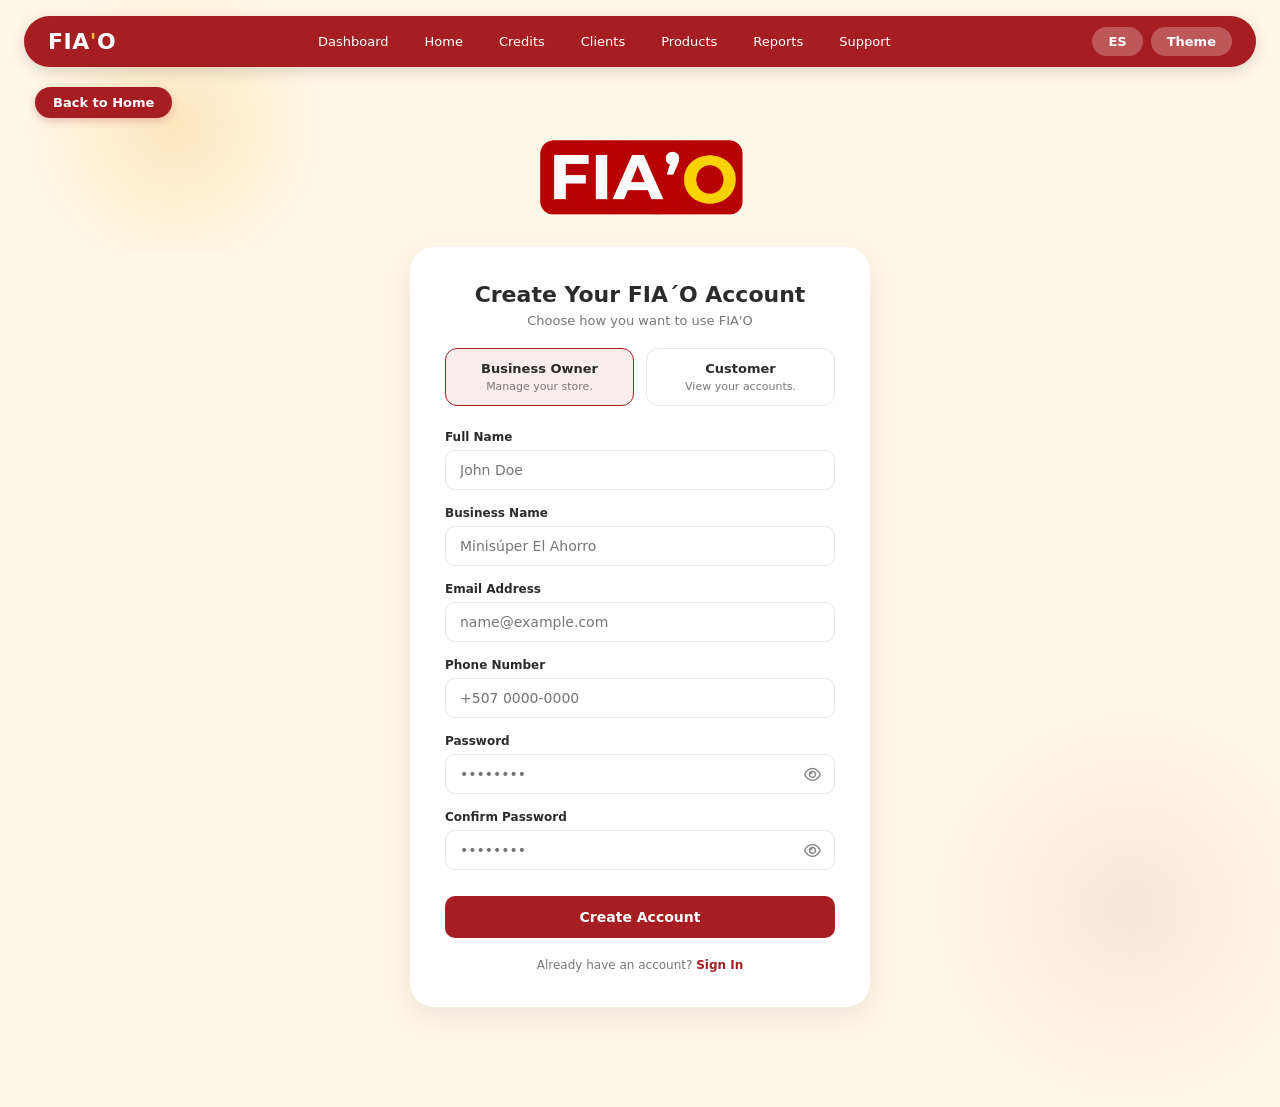
<file: register.html>
<!DOCTYPE html>
<html lang="en">
<head>
    <meta charset="UTF-8">
    <meta name="viewport" content="width=device-width, initial-scale=1.0">
    <title>FIA'O - Register</title>
    <link rel="stylesheet" href="asset/css/register.css">
    <link rel="stylesheet" href="https://cdnjs.cloudflare.com/ajax/libs/font-awesome/6.4.0/css/all.min.css">
</head>
<body>

    <!-- Fondo decorativo superior izquierdo -->
    <div class="bg-shape-top"></div>

    <!-- Navbar unificado e idéntico al resto del sistema -->
    <header class="navbar-container">
        <div class="navbar-content">
            <div class="nav-logo">FIA<span>'</span>O</div>
            <nav class="nav-menu">
                <a href="owner-dashboard.html" class="nav-link" data-en="Dashboard" data-es="Panel">Dashboard</a>
                <a href="index.html" class="nav-link" data-en="Home" data-es="Inicio">Home</a>
                <a href="owner-credits.html" class="nav-link" data-en="Credits" data-es="Créditos">Credits</a>
                <a href="owner-clients.html" class="nav-link" data-en="Clients" data-es="Clientes">Clients</a>
                <a href="owner-products.html" class="nav-link" data-en="Products" data-es="Productos">Products</a>
                <a href="owner-reports.html" class="nav-link" data-en="Reports" data-es="Reportes">Reports</a>
                <a href="contacto.html" class="nav-link" data-en="Support" data-es="Soporte">Support</a>
            </nav>
            <div class="nav-right-actions">
                <button id="lang-btn" class="action-pill-btn">ES</button>
                <button id="theme-btn" class="action-pill-btn">Theme</button>
            </div>
        </div>
    </header>

    <!-- Botón Back to Home -->
    <div class="back-btn-wrapper">
        <a href="index.html" class="back-home-btn" data-en="Back to Home" data-es="Volver al Inicio">
            <i class="fa-solid fa-arrow-left"></i> Back to Home
        </a>
    </div>

    <!-- Fondo decorativo inferior derecho -->
    <div class="bg-shape-bottom"></div>

    <!-- Contenido Principal -->
    <main class="main-content">
        <!-- Espacio reservado para la imagen de FIA'O superior -->
        <div class="brand-logo-box">
            <img src="asset/img/fiao-logo.png" alt="FIA'O" class="brand-image-placeholder">
        </div>

        <div class="register-card">
            <h1 data-en="Create Your FIA´O Account" data-es="Crea tu cuenta de FIA´O">Create Your FIA´O Account</h1>
            <p class="subtitle" data-en="Choose how you want to use FIA'O" data-es="Elige cómo deseas usar FIA'O">Choose how you want to use FIA'O</p>

            <!-- Selector de Tipo de Cuenta -->
            <div class="account-type-selector">
                <div class="account-option active" id="type-owner">
                    <span class="option-title" data-en="Business Owner" data-es="Propietario de Negocio">Business Owner</span>
                    <span class="option-desc" data-en="Manage your store." data-es="Gestiona tu tienda.">Manage your store.</span>
                </div>
                <div class="account-option" id="type-customer">
                    <span class="option-title" data-en="Customer" data-es="Cliente">Customer</span>
                    <span class="option-desc" data-en="View your accounts." data-es="Consulta tus cuentas.">View your accounts.</span>
                </div>
            </div>

            <form id="register-form">
                <div class="input-group">
                    <label for="fullname" data-en="Full Name" data-es="Nombre Completo">Full Name</label>
                    <input type="text" id="fullname" placeholder="John Doe" required>
                </div>

                <!-- Campo dinámico: se oculta si es Customer -->
                <div class="input-group" id="business-name-group">
                    <label for="businessname" data-en="Business Name" data-es="Nombre del Negocio">Business Name</label>
                    <input type="text" id="businessname" placeholder="Minisúper El Ahorro">
                </div>

                <div class="input-group">
                    <label for="email" data-en="Email Address" data-es="Correo Electrónico">Email Address</label>
                    <input type="email" id="email" placeholder="name@example.com" required>
                </div>

                <div class="input-group">
                    <label for="phone" data-en="Phone Number" data-es="Número de Teléfono">Phone Number</label>
                    <input type="tel" id="phone" placeholder="+507 0000-0000" required>
                </div>

                <div class="input-group">
                    <label for="password" data-en="Password" data-es="Contraseña">Password</label>
                    <div class="password-box">
                        <input type="password" id="password" placeholder="••••••••" required>
                        <i class="fa-regular fa-eye toggle-password" id="togglePassword"></i>
                    </div>
                </div>

                <div class="input-group">
                    <label for="confirmpassword" data-en="Confirm Password" data-es="Confirmar Contraseña">Confirm Password</label>
                    <div class="password-box">
                        <input type="password" id="confirmpassword" placeholder="••••••••" required>
                        <i class="fa-regular fa-eye toggle-password" id="toggleConfirmPassword"></i>
                    </div>
                </div>

                <button type="submit" class="sign-in-submit-btn" data-en="Create Account" data-es="Crear Cuenta">Create Account</button>

                <p class="signup-footer-text">
                    <span data-en="Already have an account?" data-es="¿Ya tienes una cuenta?">Already have an account?</span> 
                    <a href="login.html" data-en="Sign In" data-es="Iniciar Sesión">Sign In</a>
                </p>
            </form>
        </div>
    </main>

    <script src="asset/js/register.js"></script>
</body>
</html>
</file>
<file: asset/css/index.css>
:root {
    --color-rojo: #B91C1C;
    --color-amarillo: #FFBF32;
    --color-crema: #FEF3C7;
    --color-cafe: #482D1F;
    --color-blanco: #ffffff;
    --color-negro: #111111;
    --color-texto-muted: #5c554e;
    --bg-main: #FEF3C7;
    --text-main: #482D1F;
}

body.dark-mode {
    --bg-main: #181210;
    --text-main: #FFF7E8;
    --color-crema: #261D1A;
    --color-blanco: #1E1715;
    --color-texto-muted: #d1c5b8;
}

html, body {
    scroll-behavior: smooth;
    margin: 0;
    padding: 0;
    font-family: system-ui, -apple-system, BlinkMacSystemFont, 'Segoe UI', Roboto, sans-serif;
    background-color: var(--bg-main);
    color: var(--text-main);
    transition: background-color 0.3s ease, color 0.3s ease;
}

.navbar.main-top-nav {
    display: flex;
    justify-content: space-between;
    align-items: center;
    padding: 14px 30px;
    background-color: var(--color-rojo);
    max-width: 1200px;
    margin: 20px auto 0 auto;
    border-radius: 40px;
    box-shadow: 0 10px 25px rgba(185, 28, 28, 0.25);
    box-sizing: border-box;
    position: relative;
    z-index: 10;
}

.navbar .logo {
    font-size: 22px;
    font-weight: 800;
    color: #ffffff;
    text-decoration: none;
    letter-spacing: 0.5px;
}

.navbar .yellow-text {
    color: var(--color-amarillo);
}

.nav-links {
    display: flex;
    gap: 20px;
    align-items: center;
}

.nav-links a {
    text-decoration: none;
    color: #ffffff;
    font-weight: 500;
    font-size: 14px;
    transition: opacity 0.2s;
}

.nav-links a:hover {
    opacity: 0.8;
}

.nav-links a.active {
    background-color: var(--color-amarillo);
    color: var(--color-cafe);
    padding: 6px 18px;
    border-radius: 20px;
    font-weight: 700;
}

.nav-actions {
    display: flex;
    align-items: center;
    gap: 10px;
}

.nav-btn-icon {
    background: rgba(255, 255, 255, 0.2);
    border: none;
    padding: 6px 14px;
    border-radius: 20px;
    cursor: pointer;
    font-size: 13px;
    font-weight: 600;
    color: #ffffff;
    transition: background 0.2s;
}

.nav-btn-icon:hover {
    background: rgba(255, 255, 255, 0.3);
}

/* HERO Y CARRUSEL ALARGADO HACIA ABAJO PARA ELIMINAR ESPACIOS VACÍOS */
.hero-carousel-container {
    display: flex;
    justify-content: space-between;
    align-items: center;
    padding: 110px 80px; /* Aumentado el padding vertical para más altura */
    max-width: 1250px;
    margin: 0 auto;
    gap: 50px;
    min-height: 95vh; /* Ocupa mucha más altura vertical de la pantalla */
    box-sizing: border-box;
}

.hero-content {
    flex: 1;
    max-width: 580px;
}

.hero-title {
    font-size: 52px;
    font-weight: 800;
    line-height: 1.1;
    margin-bottom: 20px;
    color: var(--text-main);
}

.highlight-credit {
    color: #c98a00;
}

.hero-subtitle {
    font-size: 16px;
    line-height: 1.6;
    color: var(--color-texto-muted);
    margin-bottom: 35px;
    min-height: 50px;
}

.hero-buttons {
    display: flex;
    gap: 20px;
    margin-bottom: 30px;
}

.btn-primary-yellow {
    background-color: var(--color-amarillo);
    color: var(--color-cafe);
    text-decoration: none;
    padding: 12px 38px;
    border-radius: 30px;
    font-size: 15px;
    font-weight: 700;
    box-shadow: 0 4px 10px rgba(0,0,0,0.05);
    transition: transform 0.2s, opacity 0.2s;
    display: inline-block;
}

.btn-primary-yellow:hover {
    transform: translateY(-2px);
    opacity: 0.95;
}

.carousel-dots {
    display: flex;
    gap: 10px;
}

.dot {
    width: 10px;
    height: 10px;
    border-radius: 50%;
    background-color: #d1c5a9;
    cursor: pointer;
    transition: all 0.3s ease;
}

.dot.active {
    background-color: var(--color-rojo);
    width: 24px;
    border-radius: 6px;
}

.hero-image-side {
    flex: 1;
    display: flex;
    justify-content: center;
}

.carousel-img {
    max-width: 600px;
    height: auto;
    border-radius: 24px;
    filter: drop-shadow(0 20px 30px rgba(72, 45, 31, 0.15));
    transition: opacity 0.4s ease-in-out;
}

.iframe-section {
    width: 100%;
    margin: 0;
    padding: 0;
    background-color: var(--color-blanco);
    border-top: 1px solid #ebdccb;
}

.about-iframe {
    width: 100%;
    height: 100vh;
    min-height: 1800px;
    border: none;
    display: block;
    overflow: hidden;
}

@media (max-width: 850px) {
    .hero-carousel-container {
        flex-direction: column;
        padding: 50px 20px;
        text-align: center;
        min-height: auto;
    }
}
</file>
<file: asset/css/about.css>
:root {
    --color-rojo: #B91C1C;
    --color-amarillo: #FFBF32;
    --color-crema: #FEF3C7;
    --color-cafe: #482D1F;
    --color-blanco: #ffffff;
    --color-negro: #1a1a1a;
    --color-gris-bg: #fcf9f4;
    --color-texto-muted: #6b635b;
    --color-borde: #ebdccb;
}

body {
    margin: 0;
    padding: 0;
    font-family: system-ui, -apple-system, BlinkMacSystemFont, 'Segoe UI', Roboto, sans-serif;
    background-color: var(--color-blanco);
    color: var(--color-cafe);
    overflow-x: hidden;
    scroll-behavior: smooth;
    animation: fadeInSmooth 0.5s ease-out;
}

@keyframes fadeInSmooth {
    from { opacity: 0; transform: translateY(10px); }
    to { opacity: 1; transform: translateY(0); }
}

.navbar.main-top-nav {
    display: flex;
    justify-content: space-between;
    align-items: center;
    padding: 14px 30px;
    background-color: var(--color-rojo);
    max-width: 1200px;
    margin: 20px auto;
    border-radius: 40px;
    box-shadow: 0 10px 25px rgba(185, 28, 28, 0.2);
}

.navbar .logo {
    font-size: 22px;
    font-weight: 800;
    color: #ffffff;
    text-decoration: none;
}

.navbar .yellow-text {
    color: var(--color-amarillo);
}

.nav-links a {
    text-decoration: none;
    color: #ffffff;
    font-weight: 500;
    font-size: 14px;
}

.about-main-container {
    max-width: 1150px;
    margin: 0 auto;
    padding: 50px 20px 80px 20px;
    box-sizing: border-box;
}

.about-hero-creative {
    display: grid;
    grid-template-columns: 1.2fr 0.8fr;
    gap: 50px;
    align-items: center;
    margin-bottom: 80px;
}

.creative-main-title {
    font-size: 48px;
    font-weight: 900;
    color: var(--color-negro);
    margin: 0 0 10px 0;
    letter-spacing: -1px;
    position: relative;
    display: inline-block;
}

.creative-main-title .highlight-fiao {
    color: var(--color-rojo);
    position: relative;
}

.title-accent-badge {
    position: absolute;
    bottom: 6px;
    right: -14px;
    width: 12px;
    height: 12px;
    background-color: var(--color-amarillo);
    border-radius: 50%;
    box-shadow: 0 0 10px rgba(255, 191, 50, 0.6);
    animation: pulseBadge 2s infinite;
}

@keyframes pulseBadge {
    0% { transform: scale(0.95); opacity: 0.8; }
    50% { transform: scale(1.2); opacity: 1; }
    100% { transform: scale(0.95); opacity: 0.8; }
}

.divider-line-dynamic {
    width: 70px;
    height: 4px;
    background: linear-gradient(90deg, var(--color-rojo), var(--color-amarillo));
    border-radius: 2px;
    margin-bottom: 24px;
}

.about-hero-text-side p {
    font-size: 16px;
    line-height: 1.7;
    color: var(--color-texto-muted);
    margin: 0 0 16px 0;
}

.about-hero-text-side p.about-lead-creative {
    font-size: 18px;
    color: var(--color-cafe);
    font-weight: 600;
}

.about-hero-graphic-side {
    display: flex;
    justify-content: center;
    align-items: center;
}

/* CONTENEDOR DE IMAGEN LIMPIO (SIN FONDO NI BORDES) */
.image-slot-container {
    width: 100%;
    max-width: 280px; 
    min-height: 200px;
    background-color: transparent;
    border: none;
    border-radius: 0;
    display: flex;
    justify-content: center;
    align-items: center;
    overflow: hidden;
    position: relative;
    box-shadow: none;
    transition: transform 0.4s ease;
}

.image-slot-container:hover {
    transform: translateY(-4px);
}

.custom-slot-img {
    width: 100%;
    height: auto;
    object-fit: contain;
    display: block;
}

.image-placeholder-fallback {
    display: flex;
    flex-direction: column;
    align-items: center;
    gap: 8px;
    color: var(--color-texto-muted);
    padding: 20px;
    text-align: center;
}

.fallback-icon { font-size: 28px; }
.fallback-text { font-size: 12px; font-family: monospace; background: var(--color-crema); padding: 4px 8px; border-radius: 6px; }

.mission-vision-wrapper {
    margin-bottom: 90px;
}

.mission-vision-creative-grid {
    display: grid;
    grid-template-columns: 1fr 1fr;
    gap: 35px;
    margin-bottom: 30px;
}

.mission-vision-graphic-container {
    display: flex;
    justify-content: center;
    max-width: 400px;
    margin: 0 auto;
}

.image-slot-container.secondary-slot {
    max-width: 100%;
    min-height: 180px;
    background-color: transparent;
    border: none;
    box-shadow: none;
}

.creative-mv-card, .benefit-interactive-card {
    background-color: var(--color-gris-bg);
    border: 1px solid var(--color-borde);
    border-radius: 24px;
    padding: 28px 24px;
    position: relative;
    overflow: hidden;
    cursor: pointer;
    outline: none;
    transition: all 0.4s cubic-bezier(0.165, 0.84, 0.44, 1);
}

.creative-mv-card:hover, .creative-mv-card:focus,
.creative-mv-card.touch-active,
.benefit-interactive-card:hover, .benefit-interactive-card:focus,
.benefit-interactive-card.touch-active {
    transform: translateY(-6px);
    box-shadow: 0 16px 30px rgba(185, 28, 28, 0.08);
    background-color: var(--color-blanco);
    border-color: var(--color-amarillo);
}

.card-reveal-content {
    max-height: 0;
    opacity: 0;
    overflow: hidden;
    transition: max-height 0.4s ease-in-out, opacity 0.3s ease-in-out, margin-top 0.3s ease;
    margin-top: 0;
}

.creative-mv-card:hover .card-reveal-content,
.creative-mv-card:focus .card-reveal-content,
.creative-mv-card.touch-active .card-reveal-content,
.benefit-interactive-card:hover .card-reveal-content,
.benefit-interactive-card:focus .card-reveal-content,
.benefit-interactive-card.touch-active .card-reveal-content {
    max-height: 150px;
    opacity: 1;
    margin-top: 12px;
    border-top: 1px dashed var(--color-borde);
    padding-top: 10px;
}

.card-reveal-content p {
    font-size: 13px;
    line-height: 1.5;
    color: var(--color-cafe);
    margin: 0;
}

.card-top-accent {
    position: absolute;
    top: 0;
    left: 0;
    width: 100%;
    height: 5px;
    background-color: var(--color-rojo);
}

.card-top-accent.yellow-accent {
    background-color: var(--color-amarillo);
}

.mv-visual-badge {
    background-color: var(--color-crema);
    color: var(--color-rojo);
    width: 48px;
    height: 48px;
    border-radius: 14px;
    display: flex;
    align-items: center;
    justify-content: center;
    margin-bottom: 18px;
    transition: transform 0.3s ease;
}

.creative-mv-card:hover .mv-visual-badge {
    transform: scale(1.1) rotate(5deg);
}

.mv-visual-badge.yellow-bg {
    background-color: #fef0cd;
    color: #b47800;
}

.creative-mv-card h3 {
    font-size: 20px;
    font-weight: 900;
    color: var(--color-negro);
    margin: 0 0 10px 0;
}

.creative-mv-card p {
    font-size: 14px;
    line-height: 1.6;
    color: var(--color-texto-muted);
    margin: 0;
}

.benefits-creative-section {
    text-align: center;
    margin-bottom: 80px;
}

.creative-section-header .section-tag {
    display: inline-block;
    background-color: var(--color-negro);
    color: var(--color-blanco);
    font-size: 11px;
    font-weight: 800;
    letter-spacing: 2px;
    padding: 6px 16px;
    border-radius: 20px;
    margin-bottom: 12px;
}

.creative-section-header h2 {
    font-size: 38px;
    font-weight: 900;
    color: var(--color-negro);
    margin: 0 0 8px 0;
    letter-spacing: -0.5px;
}

.creative-section-header p {
    font-size: 15px;
    color: var(--color-texto-muted);
    margin: 0 0 40px 0;
}

.benefits-creative-grid {
    display: grid;
    grid-template-columns: repeat(3, 1fr);
    gap: 25px;
    text-align: left;
}

.benefit-interactive-card {
    padding: 24px 20px;
}

.benefit-illustration-box {
    background: linear-gradient(135deg, var(--color-crema), #f5e2b3);
    border-radius: 14px;
    height: 80px;
    margin-bottom: 16px;
    display: flex;
    align-items: center;
    justify-content: center;
    position: relative;
    overflow: hidden;
}

.benefit-illustration-box.yellow-theme {
    background: linear-gradient(135deg, #fef3c7, #fde68a);
}

.benefit-illustration-box.red-theme {
    background: linear-gradient(135deg, #fee2e2, #fecaca);
}

.ill-note-sheet {
    background: var(--color-blanco);
    width: 38px;
    height: 46px;
    border-radius: 5px;
    padding: 5px;
    display: flex;
    flex-direction: column;
    gap: 4px;
    box-shadow: 0 4px 10px rgba(0,0,0,0.06);
}

.ill-line { background-color: #e5e7eb; height: 4px; border-radius: 2px; width: 100%; }
.ill-line.short { width: 60%; }
.ill-pen-icon {
    position: absolute;
    bottom: 8px;
    right: 10px;
    font-size: 16px;
    animation: bounceIcon 2s infinite ease-in-out;
}

@keyframes bounceIcon {
    0%, 100% { transform: translateY(0); }
    50% { transform: translateY(-3px); }
}

.ill-interface-mock {
    background: var(--color-negro);
    width: 48px;
    height: 30px;
    border-radius: 5px;
    padding: 5px;
    display: flex;
    flex-direction: column;
    justify-content: space-between;
}

.ill-circle-btn { width: 6px; height: 6px; background-color: var(--color-amarillo); border-radius: 50%; }
.ill-block-bar { background-color: #4b5563; height: 4px; border-radius: 2px; width: 100%; }
.ill-block-bar.short { width: 50%; }

.ill-search-mock {
    background: var(--color-blanco);
    width: 55px;
    height: 28px;
    border-radius: 14px;
    padding: 0 6px;
    display: flex;
    align-items: center;
    gap: 4px;
    box-shadow: 0 4px 10px rgba(0,0,0,0.06);
}

.ill-magnifier { font-size: 11px; }

.benefit-interactive-card h3 {
    font-size: 17px;
    font-weight: 800;
    color: var(--color-negro);
    margin: 0 0 6px 0;
}

.benefit-interactive-card p {
    font-size: 13.5px;
    line-height: 1.5;
    color: var(--color-texto-muted);
    margin: 0;
}

.get-started-cta-section {
    background: linear-gradient(135deg, var(--color-crema), #fde68a);
    border: 1px solid var(--color-borde);
    border-radius: 30px;
    padding: 45px 25px;
    text-align: center;
    box-shadow: 0 15px 35px rgba(72, 45, 31, 0.05);
}

.cta-content-box h2 {
    font-size: 30px;
    font-weight: 900;
    color: var(--color-negro);
    margin: 0 0 10px 0;
}

.cta-content-box p {
    font-size: 15px;
    color: var(--color-cafe);
    margin: 0 0 22px 0;
    max-width: 600px;
    margin-left: auto;
    margin-right: auto;
}

.btn-cta-red {
    display: inline-block;
    background-color: var(--color-rojo);
    color: var(--color-blanco);
    text-decoration: none;
    font-size: 15px;
    font-weight: 700;
    padding: 12px 32px;
    border-radius: 30px;
    box-shadow: 0 8px 20px rgba(185, 28, 28, 0.3);
    transition: transform 0.2s ease, background-color 0.2s ease, box-shadow 0.2s ease;
}

.btn-cta-red:hover {
    transform: translateY(-2px);
    background-color: #991b1b;
    box-shadow: 0 12px 25px rgba(185, 28, 28, 0.4);
}

/* MODO OSCURO PARA LA SECCIÓN ABOUT */
body.dark-mode {
    background-color: #1E1715 !important;
    color: #FFF7E8 !important;
}

body.dark-mode .creative-main-title,
body.dark-mode .creative-section-header h2,
body.dark-mode .cta-content-box h2,
body.dark-mode .creative-mv-card h3,
body.dark-mode .benefit-interactive-card h3 {
    color: #FFF7E8 !important;
}

body.dark-mode .about-hero-text-side p,
body.dark-mode .creative-section-header p,
body.dark-mode .creative-mv-card p,
body.dark-mode .benefit-interactive-card p,
body.dark-mode .cta-content-box p {
    color: #d1c5b8 !important;
}

body.dark-mode .creative-mv-card,
body.dark-mode .benefit-interactive-card {
    background-color: #261D1A !important;
    border-color: #482D1F !important;
}

body.dark-mode .card-reveal-content p {
    color: #FFF7E8 !important;
}

body.dark-mode .get-started-cta-section {
    background: linear-gradient(135deg, #261D1A, #3b2a1a) !important;
    border-color: #482D1F !important;
}

@media (max-width: 900px) {
    .about-hero-creative,
    .mission-vision-creative-grid,
    .benefits-creative-grid {
        grid-template-columns: 1fr;
        gap: 30px;
    }
    .creative-main-title {
        font-size: 38px;
    }
    .about-main-container {
        padding: 30px 15px;
    }
}
</file>
<file: asset/css/contacto.css>
:root {
    --primary-red: #B91C1C;
    --primary-red-hover: #991B1B;
    --golden-yellow: #FFBF32;
    --cream-bg: #FEF3C7;
    --dark-brown: #482D1F;
    --text-dark: #2B2B2B;
    --white: #FFFFFF;
    --gray-border: #E5E7EB;
    --card-bg: #FFFFFF;
    --subtext: #666;
    --green-accent: #10B981;
    --yellow-accent: #F59E0B;
    --red-accent: #EF4444;
}

body.dark-theme {
    --cream-bg: #121212;
    --text-dark: #F3F4F6;
    --white: #1E1E1E;
    --gray-border: #333333;
    --card-bg: #1E1E1E;
    --subtext: #AAA;
    --dark-brown: #E5D5C5;
}

* {
    margin: 0; padding: 0; box-sizing: border-box;
    font-family: system-ui, -apple-system, BlinkMacSystemFont, 'Segoe UI', Roboto, sans-serif;
}

body {
    background-color: var(--cream-bg); color: var(--text-dark);
    min-height: 100vh; position: relative; overflow-x: hidden;
    transition: background-color 0.3s ease, color 0.3s ease;
}

.bg-shape-top {
    position: absolute; top: 0; left: 0; width: 350px; height: 250px;
    background: radial-gradient(circle, rgba(255,191,50,0.25) 0%, rgba(254,243,199,0) 70%);
    z-index: 0; pointer-events: none;
}

.bg-shape-bottom {
    position: absolute; bottom: -50px; right: -50px; width: 400px; height: 400px;
    background: radial-gradient(circle, rgba(185,28,28,0.08) 0%, rgba(254,243,199,0) 70%);
    z-index: 0; pointer-events: none;
}

.navbar-container { width: 100%; padding: 16px 24px; position: relative; z-index: 100; }
.navbar-content {
    background-color: var(--primary-red); display: flex; justify-content: space-between;
    align-items: center; padding: 10px 24px; border-radius: 50px; box-shadow: 0 4px 15px rgba(0, 0, 0, 0.15);
}

.nav-logo { color: var(--white); font-size: 22px; font-weight: 800; letter-spacing: 0.5px; }
.nav-logo span { color: var(--golden-yellow); }
.nav-menu { display: flex; gap: 4px; align-items: center; }

.nav-link {
    color: var(--white); text-decoration: none; font-size: 13px; font-weight: 500;
    padding: 8px 16px; border-radius: 20px; transition: background 0.2s;
}
.nav-link:hover, .nav-link.active { background-color: rgba(255, 255, 255, 0.2); }

.nav-right-actions { display: flex; gap: 10px; align-items: center; }

.action-pill-btn {
    background-color: rgba(255, 255, 255, 0.25); color: var(--white); border: none;
    padding: 7px 16px; border-radius: 20px; font-size: 13px; font-weight: 700; cursor: pointer;
}
.action-pill-btn:hover { background-color: var(--white); color: var(--primary-red); }

.profile-menu-container { position: relative; }
.profile-avatar-btn {
    width: 38px; height: 38px; border-radius: 50%; background-color: var(--golden-yellow);
    color: var(--dark-brown); font-weight: 800; font-size: 14px; cursor: pointer;
    border: 2px solid var(--white); display: flex; align-items: center; justify-content: center;
}

.profile-dropdown {
    position: absolute; right: 0; top: 50px; background-color: var(--card-bg);
    border: 1px solid var(--gray-border); border-radius: 14px; width: 180px;
    box-shadow: 0 10px 25px rgba(0, 0, 0, 0.15); display: none; flex-direction: column; padding: 8px 0; z-index: 1000;
}
.profile-dropdown.active { display: flex; }
.dropdown-item {
    padding: 10px 16px; color: var(--text-dark); text-decoration: none; font-size: 13px; font-weight: 600;
    display: flex; align-items: center; gap: 10px;
}
.dropdown-item:hover { background-color: rgba(185,28,28,0.08); color: var(--primary-red); }
.dropdown-item.logout { color: var(--primary-red); }
.dropdown-divider { height: 1px; background-color: var(--gray-border); margin: 4px 0; }

.dashboard-main { max-width: 1200px; margin: 0 auto; padding: 30px 20px 80px 20px; position: relative; z-index: 10; }

.credits-header-section { margin-bottom: 25px; }
.title-wrap h1 { font-size: 26px; font-weight: 800; color: var(--text-dark); margin-bottom: 4px; }
.title-wrap p { font-size: 13px; color: var(--subtext); }

.card-container {
    background-color: var(--card-bg); padding: 24px; border-radius: 20px;
    box-shadow: 0 6px 20px rgba(0, 0, 0, 0.05); border: 1px solid var(--gray-border);
}

.ai-banner-card {
    background: linear-gradient(135deg, rgba(185,28,28,0.08) 0%, rgba(255,191,50,0.12) 100%);
    display: flex; justify-content: space-between; align-items: center; margin-bottom: 25px; flex-wrap: wrap; gap: 15px;
    border: 1.5px solid rgba(255,191,50,0.3);
}
.ai-banner-content { display: flex; align-items: center; gap: 16px; }
.ai-banner-icon { width: 50px; height: 50px; border-radius: 14px; background-color: var(--primary-red); color: var(--white); display: flex; align-items: center; justify-content: center; font-size: 20px; }
.ai-banner-content h3 { font-size: 16px; font-weight: 800; color: var(--text-dark); margin-bottom: 3px; }
.ai-banner-content p { font-size: 12px; color: var(--subtext); }

.btn-primary-fiao {
    background-color: var(--primary-red); color: var(--white); border: none; padding: 10px 18px;
    border-radius: 12px; font-size: 13px; font-weight: 700; cursor: pointer; display: inline-flex;
    align-items: center; justify-content: center; gap: 8px; box-shadow: 0 4px 12px rgba(185,28,28,0.25); transition: background 0.2s;
}
.btn-primary-fiao:hover { background-color: var(--primary-red-hover); }

.btn-secondary-fiao {
    background-color: var(--golden-yellow); color: var(--dark-brown); border: none; padding: 10px 18px;
    border-radius: 12px; font-size: 13px; font-weight: 700; cursor: pointer; display: inline-flex;
    align-items: center; justify-content: center; gap: 8px; box-shadow: 0 4px 12px rgba(255,191,50,0.25); transition: opacity 0.2s;
}
.btn-secondary-fiao:hover { opacity: 0.9; }

.section-title-row { display: flex; justify-content: space-between; align-items: center; flex-wrap: wrap; gap: 10px; }
.section-title-row h3 { font-size: 16px; font-weight: 700; color: var(--text-dark); }

.search-box-wrap { position: relative; width: 100%; }
.search-box-wrap i { position: absolute; left: 14px; top: 50%; transform: translateY(-50%); color: var(--subtext); font-size: 13px; }
.search-box-wrap input { width: 100%; padding: 9px 14px 9px 36px; border: 1.5px solid var(--gray-border); border-radius: 12px; font-size: 12px; background-color: var(--card-bg); color: var(--text-dark); outline: none; }

.faq-categories-row { display: flex; gap: 8px; flex-wrap: wrap; }
.filter-btn {
    background: rgba(0,0,0,0.03); border: 1.5px solid var(--gray-border); padding: 7px 14px;
    border-radius: 10px; font-size: 11px; font-weight: 600; color: var(--text-dark); cursor: pointer; transition: all 0.2s;
}
body.dark-theme .filter-btn { background: rgba(255,255,255,0.03); }
.filter-btn.active, .filter-btn:hover { background-color: rgba(185,28,28,0.1); border-color: var(--primary-red); color: var(--primary-red); }

/* Acordeón FAQ */
.faq-accordion-container { display: flex; flex-direction: column; gap: 10px; }
.faq-item { border: 1.5px solid var(--gray-border); border-radius: 12px; overflow: hidden; transition: border-color 0.2s; }
.faq-item.active { border-color: var(--primary-red); }
.faq-question {
    padding: 14px 18px; font-size: 13px; font-weight: 700; color: var(--text-dark);
    background: rgba(0,0,0,0.01); display: flex; justify-content: space-between; align-items: center; cursor: pointer;
}
body.dark-theme .faq-question { background: rgba(255,255,255,0.01); }
.faq-question i { transition: transform 0.3s ease; color: var(--subtext); font-size: 11px; }
.faq-item.active .faq-question i { transform: rotate(180deg); color: var(--primary-red); }
.faq-answer { max-height: 0; overflow: hidden; padding: 0 18px; font-size: 12px; color: var(--subtext); line-height: 1.5; transition: max-height 0.3s ease, padding 0.3s ease; }
.faq-item.active .faq-answer { max-height: 200px; padding: 0 18px 14px 18px; }

/* Grid de soporte */
.support-grid-layout { display: grid; grid-template-columns: 2fr 1fr; gap: 20px; }
@media(max-width: 900px) { .support-grid-layout { grid-template-columns: 1fr; } }

.input-group { margin-bottom: 14px; }
.input-group label { display: block; font-size: 11px; font-weight: 700; color: var(--text-dark); margin-bottom: 5px; }
.input-group input, .input-group select, .input-group textarea {
    width: 100%; padding: 10px 12px; border: 1.5px solid var(--gray-border);
    border-radius: 10px; font-size: 13px; background-color: var(--card-bg); color: var(--text-dark); outline: none;
}
.input-group input:focus, .input-group select:focus, .input-group textarea:focus { border-color: var(--primary-red); }
.full-width { width: 100%; margin-top: 5px; }

.channel-info-box { display: flex; align-items: center; gap: 14px; padding: 12px; background: rgba(0,0,0,0.02); border-radius: 12px; border: 1px solid var(--gray-border); }
body.dark-theme .channel-info-box { background: rgba(255,255,255,0.02); }
.channel-info-box .c-icon { width: 36px; height: 36px; border-radius: 10px; background: rgba(185,28,28,0.1); color: var(--primary-red); display: flex; align-items: center; justify-content: center; font-size: 14px; }

/* Footer */
.fiao-footer { background-color: var(--card-bg); border-top: 1px solid var(--gray-border); padding: 40px 20px 20px 20px; margin-top: 50px; position: relative; z-index: 10; }
.footer-content { max-width: 1200px; margin: 0 auto; display: grid; grid-template-columns: 2fr 1fr 1fr; gap: 30px; margin-bottom: 30px; }
@media(max-width: 768px) { .footer-content { grid-template-columns: 1fr; } }
.footer-brand p { font-size: 12px; color: var(--subtext); margin-top: 10px; max-width: 300px; }
.footer-links h4 { font-size: 14px; font-weight: 700; color: var(--text-dark); margin-bottom: 12px; }
.footer-links a { display: block; font-size: 12px; color: var(--subtext); text-decoration: none; margin-bottom: 8px; transition: color 0.2s; }
.footer-links a:hover { color: var(--primary-red); }
.footer-bottom { max-width: 1200px; margin: 0 auto; border-top: 1px solid var(--gray-border); padding-top: 20px; text-align: center; font-size: 11px; color: var(--subtext); }

/* Widget Chat IA */
.ai-chat-widget-container { position: fixed; bottom: 25px; right: 25px; z-index: 9999; }
.ai-floating-btn {
    width: 60px; height: 60px; border-radius: 50%; background: linear-gradient(135deg, var(--primary-red) 0%, #991B1B 100%);
    color: var(--white); border: none; font-size: 24px; cursor: pointer; box-shadow: 0 8px 25px rgba(185,28,28,0.4);
    display: flex; align-items: center; justify-content: center; transition: transform 0.2s;
}
.ai-floating-btn:hover { transform: scale(1.08); }

.ai-chat-window {
    position: absolute; bottom: 75px; right: 0; width: 360px; height: 480px;
    background-color: var(--card-bg); border: 1px solid var(--gray-border); border-radius: 20px;
    box-shadow: 0 15px 40px rgba(0,0,0,0.25); display: none; flex-direction: column; overflow: hidden;
    transform: translateY(10px); opacity: 0; transition: all 0.3s ease;
}
.ai-chat-window.active { display: flex; transform: translateY(0); opacity: 1; }

.ai-chat-header {
    background-color: var(--primary-red); color: var(--white); padding: 14px 18px;
    display: flex; justify-content: space-between; align-items: center;
}
.ai-chat-title-wrap { display: flex; align-items: center; gap: 10px; }
.ai-avatar { width: 34px; height: 34px; border-radius: 50%; background: var(--golden-yellow); color: var(--dark-brown); display: flex; align-items: center; justify-content: center; font-size: 14px; font-weight: 700; }
.ai-chat-header h4 { font-size: 14px; font-weight: 700; margin-bottom: 0; }
.ai-header-action { background: rgba(255,255,255,0.2); border: none; color: var(--white); width: 28px; height: 28px; border-radius: 50%; cursor: pointer; display: flex; align-items: center; justify-content: center; font-size: 12px; }
.ai-header-action:hover { background: rgba(255,255,255,0.35); }

.ai-chat-messages { flex: 1; padding: 15px; overflow-y: auto; display: flex; flex-direction: column; gap: 12px; background: rgba(0,0,0,0.01); }
body.dark-theme .ai-chat-messages { background: rgba(255,255,255,0.01); }

.ai-msg { max-width: 80%; padding: 10px 14px; border-radius: 14px; font-size: 12px; line-height: 1.4; }
.ai-msg.bot { background-color: var(--gray-border); color: var(--text-dark); align-self: flex-start; border-bottom-left-radius: 4px; }
body.dark-theme .ai-msg.bot { background-color: #333; color: #FFF; }
.ai-msg.user { background-color: var(--primary-red); color: var(--white); align-self: flex-end; border-bottom-right-radius: 4px; }

.ai-chat-input-area { padding: 12px; border-top: 1px solid var(--gray-border); display: flex; gap: 8px; background: var(--card-bg); }
.ai-chat-input-area input { flex: 1; padding: 9px 12px; border: 1.5px solid var(--gray-border); border-radius: 10px; font-size: 12px; background: var(--card-bg); color: var(--text-dark); outline: none; }
.ai-chat-input-area input:focus { border-color: var(--primary-red); }
.ai-chat-input-area button { background-color: var(--primary-red); color: var(--white); border: none; width: 38px; height: 38px; border-radius: 10px; cursor: pointer; display: flex; align-items: center; justify-content: center; }
.ai-chat-input-area button:hover { background-color: var(--primary-red-hover); }
</file>
<file: asset/css/customer-dashboard.css>
:root {
    --primary-red: #A61E22;
    --golden-yellow: #F4B942;
    --cream-bg: #FFF7E8;
    --text-dark: #2B2B2B;
    --white: #FFFFFF;
    --gray-border: #E5E7EB;
    --card-bg: #FFFFFF;
    --subtext: #666;
}

body.dark-theme {
    --cream-bg: #121212;
    --text-dark: #F3F4F6;
    --white: #1E1E1E;
    --gray-border: #333333;
    --card-bg: #1E1E1E;
    --subtext: #AAA;
}

* {
    margin: 0;
    padding: 0;
    box-sizing: border-box;
    font-family: system-ui, -apple-system, BlinkMacSystemFont, 'Segoe UI', Roboto, sans-serif;
}

body {
    background-color: var(--cream-bg);
    color: var(--text-dark);
    min-height: 100vh;
    position: relative;
    overflow-x: hidden;
    transition: background-color 0.3s ease, color 0.3s ease;
}

/* Formas decorativas de fondo */
.bg-shape-top {
    position: absolute;
    top: 0;
    left: 0;
    width: 350px;
    height: 250px;
    background: radial-gradient(circle, rgba(244,185,66,0.25) 0%, rgba(255,247,232,0) 70%);
    z-index: 0;
    pointer-events: none;
}

.bg-shape-bottom {
    position: absolute;
    bottom: -50px;
    right: -50px;
    width: 400px;
    height: 400px;
    background: radial-gradient(circle, rgba(166,30,34,0.08) 0%, rgba(255,247,232,0) 70%);
    z-index: 0;
    pointer-events: none;
}

/* Navbar idéntico */
.navbar-container {
    width: 100%;
    padding: 16px 24px;
    position: relative;
    z-index: 100;
}

.navbar-content {
    background-color: #A61E22 !important;
    display: flex;
    justify-content: space-between;
    align-items: center;
    padding: 10px 24px;
    border-radius: 50px;
    box-shadow: 0 4px 15px rgba(0, 0, 0, 0.15);
}

.nav-logo {
    color: #FFFFFF !important;
    font-size: 22px;
    font-weight: 800;
    letter-spacing: 0.5px;
}

.nav-logo span {
    color: var(--golden-yellow) !important;
}

.nav-menu {
    display: flex;
    gap: 4px;
    align-items: center;
}

.nav-link {
    color: #FFFFFF !important;
    text-decoration: none;
    font-size: 13px;
    font-weight: 500;
    padding: 8px 16px;
    border-radius: 20px;
    transition: background 0.2s;
}

.nav-link:hover {
    background-color: rgba(255, 255, 255, 0.2);
}

.nav-right-actions {
    display: flex;
    gap: 10px;
    align-items: center;
}

.action-pill-btn {
    background-color: rgba(255, 255, 255, 0.25);
    color: #FFFFFF !important;
    border: none;
    padding: 7px 16px;
    border-radius: 20px;
    font-size: 13px;
    font-weight: 700;
    cursor: pointer;
    transition: background 0.2s;
}

.action-pill-btn:hover {
    background-color: #FFFFFF;
    color: #A61E22 !important;
}

/* Círculo de perfil con iniciales y menú desplegable */
.profile-menu-container {
    position: relative;
}

.profile-avatar-btn {
    width: 38px;
    height: 38px;
    border-radius: 50%;
    background-color: var(--golden-yellow);
    color: #2B2B2B;
    font-weight: 800;
    font-size: 14px;
    overflow: hidden;
    cursor: pointer;
    border: 2px solid #FFFFFF;
    display: flex;
    align-items: center;
    justify-content: center;
    box-shadow: 0 2px 6px rgba(0, 0, 0, 0.15);
    transition: transform 0.2s;
}

.profile-avatar-btn:hover {
    transform: scale(1.05);
}

.profile-dropdown {
    position: absolute;
    right: 0;
    top: 50px;
    background-color: var(--card-bg);
    border: 1px solid var(--gray-border);
    border-radius: 14px;
    width: 200px;
    box-shadow: 0 10px 25px rgba(0, 0, 0, 0.15);
    display: none;
    flex-direction: column;
    padding: 8px 0;
    z-index: 1000;
}

.profile-dropdown.active {
    display: flex;
}

.dropdown-item {
    padding: 10px 16px;
    color: var(--text-dark);
    text-decoration: none;
    font-size: 13px;
    font-weight: 600;
    display: flex;
    align-items: center;
    gap: 10px;
    transition: background 0.2s;
}

.dropdown-item:hover {
    background-color: rgba(166, 30, 34, 0.08);
    color: var(--primary-red);
}

.dropdown-item.logout {
    color: var(--primary-red);
}

.dropdown-divider {
    height: 1px;
    background-color: var(--gray-border);
    margin: 4px 0;
}

/* Contenido del Dashboard */
.dashboard-main {
    max-width: 1000px;
    margin: 0 auto;
    padding: 30px 20px 60px 20px;
    position: relative;
    z-index: 10;
}

.welcome-banner {
    margin-bottom: 30px;
}

.welcome-banner h1 {
    font-size: 26px;
    font-weight: 800;
    color: var(--text-dark);
    margin-bottom: 5px;
}

.welcome-banner p {
    font-size: 14px;
    color: var(--subtext);
}

/* Tarjetas financieras */
.financial-grid {
    display: grid;
    grid-template-columns: repeat(auto-fit, minmax(280px, 1fr));
    gap: 20px;
    margin-bottom: 35px;
}

.financial-card {
    background-color: var(--card-bg);
    padding: 24px;
    border-radius: 20px;
    box-shadow: 0 6px 20px rgba(0, 0, 0, 0.05);
    border: 1px solid var(--gray-border);
    display: flex;
    align-items: center;
    gap: 20px;
}

.card-icon {
    width: 50px;
    height: 50px;
    border-radius: 14px;
    display: flex;
    align-items: center;
    justify-content: center;
    font-size: 20px;
}

.card-icon.red { background-color: rgba(166, 30, 34, 0.1); color: #A61E22; }
.card-icon.green { background-color: rgba(16, 185, 129, 0.1); color: #10B981; }
.card-icon.yellow { background-color: rgba(244, 185, 66, 0.15); color: #D97706; }

.card-info {
    display: flex;
    flex-direction: column;
}

.card-label {
    font-size: 12px;
    font-weight: 600;
    color: var(--subtext);
    margin-bottom: 4px;
}

.card-value {
    font-size: 22px;
    font-weight: 800;
    color: var(--text-dark);
    margin-bottom: 4px;
}

.card-trend {
    font-size: 11px;
    font-weight: 600;
}

.card-trend.negative { color: #EF4444; }
.card-trend.positive { color: #10B981; }
.card-trend.neutral { color: #D97706; }

/* Actividades recientes */
.recent-activity-section {
    background-color: var(--card-bg);
    padding: 25px;
    border-radius: 20px;
    box-shadow: 0 6px 20px rgba(0, 0, 0, 0.05);
    border: 1px solid var(--gray-border);
}

.recent-activity-section h3 {
    font-size: 18px;
    font-weight: 700;
    color: var(--text-dark);
    margin-bottom: 20px;
}

.activity-list {
    display: flex;
    flex-direction: column;
    gap: 15px;
}

.activity-item {
    display: flex;
    align-items: center;
    justify-content: space-between;
    padding: 12px 16px;
    border-radius: 12px;
    background-color: rgba(0, 0, 0, 0.02);
    border: 1px solid var(--gray-border);
}

body.dark-theme .activity-item {
    background-color: rgba(255, 255, 255, 0.02);
}

.activity-icon {
    width: 36px;
    height: 36px;
    border-radius: 10px;
    display: flex;
    align-items: center;
    justify-content: center;
    font-size: 14px;
    margin-right: 15px;
}

.activity-icon.payment { background-color: rgba(16, 185, 129, 0.1); color: #10B981; }
.activity-icon.credit { background-color: rgba(166, 30, 34, 0.1); color: #A61E22; }

.activity-details {
    flex: 1;
    display: flex;
    flex-direction: column;
}

.activity-title {
    font-size: 13px;
    font-weight: 600;
    color: var(--text-dark);
}

.activity-time {
    font-size: 11px;
    color: var(--subtext);
}

.activity-amount {
    font-size: 14px;
    font-weight: 700;
}

.activity-amount.positive { color: #10B981; }
.activity-amount.negative { color: #EF4444; }
</file>
<file: asset/css/owner-clients.css>
:root {
    --primary-red: #B91C1C;
    --primary-red-hover: #991B1B;
    --golden-yellow: #FFBF32;
    --cream-bg: #FEF3C7;
    --dark-brown: #482D1F;
    --text-dark: #2B2B2B;
    --white: #FFFFFF;
    --gray-border: #E5E7EB;
    --card-bg: #FFFFFF;
    --subtext: #666;
    --green-accent: #10B981;
    --yellow-accent: #F59E0B;
    --red-accent: #EF4444;
}

body.dark-theme {
    --cream-bg: #121212;
    --text-dark: #F3F4F6;
    --white: #1E1E1E;
    --gray-border: #333333;
    --card-bg: #1E1E1E;
    --subtext: #AAA;
    --dark-brown: #E5D5C5;
}

* {
    margin: 0; padding: 0; box-sizing: border-box;
    font-family: system-ui, -apple-system, BlinkMacSystemFont, 'Segoe UI', Roboto, sans-serif;
}

body {
    background-color: var(--cream-bg); color: var(--text-dark);
    min-height: 100vh; position: relative; overflow-x: hidden;
    transition: background-color 0.3s ease, color 0.3s ease;
}

.bg-shape-top {
    position: absolute; top: 0; left: 0; width: 350px; height: 250px;
    background: radial-gradient(circle, rgba(255,191,50,0.25) 0%, rgba(254,243,199,0) 70%);
    z-index: 0; pointer-events: none;
}

.bg-shape-bottom {
    position: absolute; bottom: -50px; right: -50px; width: 400px; height: 400px;
    background: radial-gradient(circle, rgba(185,28,28,0.08) 0%, rgba(254,243,199,0) 70%);
    z-index: 0; pointer-events: none;
}

.navbar-container { width: 100%; padding: 16px 24px; position: relative; z-index: 100; }
.navbar-content {
    background-color: var(--primary-red); display: flex; justify-content: space-between;
    align-items: center; padding: 10px 24px; border-radius: 50px; box-shadow: 0 4px 15px rgba(0, 0, 0, 0.15);
}

.nav-logo { color: var(--white); font-size: 22px; font-weight: 800; letter-spacing: 0.5px; }
.nav-logo span { color: var(--golden-yellow); }
.nav-menu { display: flex; gap: 4px; align-items: center; }

.nav-link {
    color: var(--white); text-decoration: none; font-size: 13px; font-weight: 500;
    padding: 8px 16px; border-radius: 20px; transition: background 0.2s;
}
.nav-link:hover, .nav-link.active { background-color: rgba(255, 255, 255, 0.2); }

.nav-right-actions { display: flex; gap: 10px; align-items: center; }

.action-pill-btn {
    background-color: rgba(255, 255, 255, 0.25); color: var(--white); border: none;
    padding: 7px 16px; border-radius: 20px; font-size: 13px; font-weight: 700; cursor: pointer;
}
.action-pill-btn:hover { background-color: var(--white); color: var(--primary-red); }

.profile-menu-container { position: relative; }
.profile-avatar-btn {
    width: 38px; height: 38px; border-radius: 50%; background-color: var(--golden-yellow);
    color: var(--dark-brown); font-weight: 800; font-size: 14px; cursor: pointer;
    border: 2px solid var(--white); display: flex; align-items: center; justify-content: center;
}

.profile-dropdown {
    position: absolute; right: 0; top: 50px; background-color: var(--card-bg);
    border: 1px solid var(--gray-border); border-radius: 14px; width: 180px;
    box-shadow: 0 10px 25px rgba(0, 0, 0, 0.15); display: none; flex-direction: column; padding: 8px 0; z-index: 1000;
}
.profile-dropdown.active { display: flex; }
.dropdown-item {
    padding: 10px 16px; color: var(--text-dark); text-decoration: none; font-size: 13px; font-weight: 600;
    display: flex; align-items: center; gap: 10px;
}
.dropdown-item:hover { background-color: rgba(185,28,28,0.08); color: var(--primary-red); }
.dropdown-item.logout { color: var(--primary-red); }
.dropdown-divider { height: 1px; background-color: var(--gray-border); margin: 4px 0; }

.dashboard-main { max-width: 1200px; margin: 0 auto; padding: 30px 20px 60px 20px; position: relative; z-index: 10; }

.credits-header-section {
    display: flex; justify-content: space-between; align-items: center; margin-bottom: 25px; flex-wrap: wrap; gap: 15px;
}
.title-wrap h1 { font-size: 26px; font-weight: 800; color: var(--text-dark); margin-bottom: 4px; }
.title-wrap p { font-size: 13px; color: var(--subtext); }

.btn-primary-fiao {
    background-color: var(--primary-red); color: var(--white); border: none; padding: 10px 18px;
    border-radius: 12px; font-size: 13px; font-weight: 700; cursor: pointer; display: inline-flex;
    align-items: center; gap: 8px; box-shadow: 0 4px 12px rgba(185,28,28,0.25); transition: background 0.2s;
}
.btn-primary-fiao:hover { background-color: var(--primary-red-hover); }

.btn-secondary-fiao {
    background-color: var(--golden-yellow); color: var(--dark-brown); border: none; padding: 10px 18px;
    border-radius: 12px; font-size: 13px; font-weight: 700; cursor: pointer; display: inline-flex;
    align-items: center; gap: 8px; box-shadow: 0 4px 12px rgba(255,191,50,0.25); transition: opacity 0.2s;
}
.btn-secondary-fiao:hover { opacity: 0.9; }

.financial-grid {
    display: grid; grid-template-columns: repeat(auto-fit, minmax(240px, 1fr)); gap: 20px; margin-bottom: 25px;
}
.financial-card {
    background-color: var(--card-bg); padding: 20px; border-radius: 18px;
    box-shadow: 0 6px 20px rgba(0, 0, 0, 0.05); border: 1px solid var(--gray-border);
    display: flex; align-items: center; gap: 16px;
}
.card-icon { width: 48px; height: 48px; border-radius: 14px; display: flex; align-items: center; justify-content: center; font-size: 18px; }
.card-icon.red { background-color: rgba(185,28,28,0.1); color: var(--primary-red); }
.card-icon.green { background-color: rgba(16,185,129,0.1); color: var(--green-accent); }
.card-icon.yellow { background-color: rgba(255,191,50,0.15); color: #D97706; }
.card-icon.dark { background-color: rgba(72,45,31,0.1); color: var(--dark-brown); }

.card-info { display: flex; flex-direction: column; }
.card-label { font-size: 11px; font-weight: 600; color: var(--subtext); margin-bottom: 3px; }
.card-value { font-size: 20px; font-weight: 800; color: var(--text-dark); margin-bottom: 2px; }
.card-trend { font-size: 11px; font-weight: 600; }
.card-trend.negative { color: var(--red-accent); }
.card-trend.positive { color: var(--green-accent); }
.card-trend.neutral { color: var(--yellow-accent); }

.card-container {
    background-color: var(--card-bg); padding: 24px; border-radius: 20px;
    box-shadow: 0 6px 20px rgba(0, 0, 0, 0.05); border: 1px solid var(--gray-border);
}
.inventory-controls-card { display: flex; flex-direction: column; gap: 20px; }
.search-sort-row { display: flex; justify-content: space-between; align-items: center; flex-wrap: wrap; gap: 15px; }
.filters-group-right { display: flex; gap: 10px; align-items: center; flex-wrap: wrap; }
.fiao-select {
    padding: 9px 14px; border-radius: 12px; border: 1.5px solid var(--gray-border);
    background: var(--card-bg); color: var(--text-dark); font-size: 13px; outline: none; cursor: pointer;
}

/* --- CLIENTS GRID CARDS --- */
.clients-grid-container {
    display: grid; grid-template-columns: repeat(auto-fill, minmax(280px, 1fr)); gap: 20px;
}
.client-card-modern {
    background-color: var(--card-bg); border-radius: 18px; border: 1px solid var(--gray-border);
    padding: 20px; box-shadow: 0 6px 15px rgba(0,0,0,0.04); display: flex; flex-direction: column;
    position: relative; transition: transform 0.2s, box-shadow 0.2s;
}
.client-card-modern:hover { transform: translateY(-3px); box-shadow: 0 10px 25px rgba(0,0,0,0.08); }

.client-card-header { display: flex; align-items: center; gap: 12px; margin-bottom: 15px; }
.client-avatar-circle {
    width: 48px; height: 48px; border-radius: 50%; background-color: rgba(185,28,28,0.1);
    color: var(--primary-red); font-weight: 800; font-size: 16px; display: flex;
    align-items: center; justify-content: center; flex-shrink: 0;
}
.client-header-info h3 { font-size: 16px; font-weight: 700; color: var(--text-dark); margin-bottom: 2px; }
.client-header-info span { font-size: 12px; color: var(--subtext); }

.client-metrics-box {
    display: grid; grid-template-columns: repeat(3, 1fr); gap: 8px; margin-bottom: 15px; text-align: center;
}
.c-metric-item { background: rgba(0,0,0,0.02); padding: 8px 4px; border-radius: 8px; }
body.dark-theme .c-metric-item { background: rgba(255,255,255,0.03); }
.c-metric-item span { display: block; font-size: 10px; color: var(--subtext); }
.c-metric-item strong { font-size: 12px; color: var(--text-dark); }

/* Barra de progreso */
.progress-container-box { margin-bottom: 15px; }
.progress-label-row { display: flex; justify-content: space-between; font-size: 11px; font-weight: 600; margin-bottom: 4px; color: var(--subtext); }
.progress-bar-bg { width: 100%; height: 7px; background-color: var(--gray-border); border-radius: 4px; overflow: hidden; }
.progress-bar-fill { height: 100%; width: 0%; border-radius: 4px; transition: width 0.4s ease; }
.progress-bar-fill.green { background-color: var(--green-accent); }
.progress-bar-fill.yellow { background-color: var(--yellow-accent); }
.progress-bar-fill.red { background-color: var(--red-accent); }

.client-card-actions { display: flex; gap: 8px; margin-top: auto; }
.client-action-btn {
    flex: 1; background: none; border: 1.5px solid var(--gray-border); padding: 8px;
    border-radius: 10px; font-size: 12px; font-weight: 600; cursor: pointer; color: var(--text-dark);
    display: flex; align-items: center; justify-content: center; gap: 6px; transition: background 0.2s, border-color 0.2s, color 0.2s;
}
.client-action-btn:hover { background-color: var(--primary-red); border-color: var(--primary-red); color: var(--white); }
.client-action-btn.reminder { border-color: var(--golden-yellow); color: var(--dark-brown); background-color: rgba(255,191,50,0.15); }
.client-action-btn.reminder:hover { background-color: var(--golden-yellow); color: var(--dark-brown); }

/* Modales */
.modal-backdrop {
    position: fixed; top: 0; left: 0; width: 100%; height: 100%;
    background-color: rgba(0, 0, 0, 0.6); display: flex; align-items: center; justify-content: center;
    opacity: 0; pointer-events: none; transition: opacity 0.3s ease; z-index: 1000;
}
.modal-backdrop.active { opacity: 1; pointer-events: auto; }

.modal-card {
    background-color: var(--card-bg); width: 90%; max-width: 480px; padding: 30px;
    border-radius: 20px; position: relative; box-shadow: 0 10px 30px rgba(0,0,0,0.3);
    max-height: 90vh; overflow-y: auto;
}
.modal-close {
    position: absolute; top: 15px; right: 20px; background: none; border: none;
    font-size: 24px; color: var(--text-dark); cursor: pointer;
}
.modal-card h2 { font-size: 18px; font-weight: 700; color: var(--text-dark); margin-bottom: 4px; }
.modal-card p { font-size: 12px; color: var(--subtext); margin-bottom: 20px; }

.input-group { margin-bottom: 14px; }
.input-group label { display: block; font-size: 11px; font-weight: 700; color: var(--text-dark); margin-bottom: 5px; }
.input-group input, .input-group select, .input-group textarea {
    width: 100%; padding: 10px 12px; border: 1.5px solid var(--gray-border);
    border-radius: 10px; font-size: 13px; background-color: var(--card-bg); color: var(--text-dark); outline: none;
}
.input-group input:focus, .input-group select:focus, .input-group textarea:focus { border-color: var(--primary-red); }

.form-row { display: grid; grid-template-columns: 1fr 1fr; gap: 12px; }
.full-width { width: 100%; justify-content: center; margin-top: 10px; }

/* Switch de bloqueo automático */
.switch { position: relative; display: inline-block; width: 38px; height: 22px; }
.switch input { opacity: 0; width: 0; height: 0; }
.slider {
    position: absolute; cursor: pointer; top: 0; left: 0; right: 0; bottom: 0;
    background-color: #ccc; transition: .3s; border-radius: 22px;
}
.slider:before {
    position: absolute; content: ""; height: 16px; width: 16px; left: 3px; bottom: 3px;
    background-color: white; transition: .3s; border-radius: 50%;
}
input:checked + .slider { background-color: var(--primary-red); }
input:checked + .slider:before { transform: translateX(16px); }

.table-responsive { width: 100%; overflow-x: auto; margin-top: 10px; }
.fiao-table { width: 100%; border-collapse: collapse; font-size: 12px; text-align: left; }
.fiao-table th { padding: 8px 10px; font-weight: 700; color: var(--subtext); border-bottom: 2px solid var(--gray-border); background-color: rgba(0,0,0,0.02); }
body.dark-theme .fiao-table th { background-color: rgba(255,255,255,0.02); }
.fiao-table td { padding: 8px 10px; border-bottom: 1px solid var(--gray-border); color: var(--text-dark); }
.status-badge { padding: 3px 6px; border-radius: 4px; font-size: 9px; font-weight: 700; text-transform: uppercase; }
.status-badge.pending { background-color: rgba(239,68,68,0.1); color: var(--red-accent); }
.status-badge.paid { background-color: rgba(16,185,129,0.1); color: var(--green-accent); }
.status-badge.overdue { background-color: rgba(185,28,28,0.15); color: var(--primary-red); }

.search-box-wrap { position: relative; }
.search-box-wrap i { position: absolute; left: 14px; top: 50%; transform: translateY(-50%); color: var(--subtext); font-size: 13px; }
.search-box-wrap input { width: 100%; padding: 10px 14px 10px 38px; border: 1.5px solid var(--gray-border); border-radius: 12px; font-size: 13px; background-color: var(--card-bg); color: var(--text-dark); outline: none; }
</file>
<file: asset/css/owner-credits.css>
:root {
    --primary-red: #B91C1C;
    --primary-red-hover: #991B1B;
    --golden-yellow: #FFBF32;
    --cream-bg: #FEF3C7;
    --dark-brown: #482D1F;
    --text-dark: #2B2B2B;
    --white: #FFFFFF;
    --gray-border: #E5E7EB;
    --card-bg: #FFFFFF;
    --subtext: #666;
    --green-accent: #10B981;
    --yellow-accent: #F59E0B;
    --red-accent: #EF4444;
}

body.dark-theme {
    --cream-bg: #121212;
    --text-dark: #F3F4F6;
    --white: #1E1E1E;
    --gray-border: #333333;
    --card-bg: #1E1E1E;
    --subtext: #AAA;
    --dark-brown: #E5D5C5;
}

* {
    margin: 0;
    padding: 0;
    box-sizing: border-box;
    font-family: system-ui, -apple-system, BlinkMacSystemFont, 'Segoe UI', Roboto, sans-serif;
}

body {
    background-color: var(--cream-bg);
    color: var(--text-dark);
    min-height: 100vh;
    position: relative;
    overflow-x: hidden;
    transition: background-color 0.3s ease, color 0.3s ease;
}

/* Formas decorativas de fondo */
.bg-shape-top {
    position: absolute;
    top: 0;
    left: 0;
    width: 350px;
    height: 250px;
    background: radial-gradient(circle, rgba(255,191,50,0.25) 0%, rgba(254,243,199,0) 70%);
    z-index: 0;
    pointer-events: none;
}

.bg-shape-bottom {
    position: absolute;
    bottom: -50px;
    right: -50px;
    width: 400px;
    height: 400px;
    background: radial-gradient(circle, rgba(185,28,28,0.08) 0%, rgba(254,243,199,0) 70%);
    z-index: 0;
    pointer-events: none;
}

/* Navbar original */
.navbar-container {
    width: 100%;
    padding: 16px 24px;
    position: relative;
    z-index: 100;
}

.navbar-content {
    background-color: var(--primary-red);
    display: flex;
    justify-content: space-between;
    align-items: center;
    padding: 10px 24px;
    border-radius: 50px;
    box-shadow: 0 4px 15px rgba(0, 0, 0, 0.15);
}

.nav-logo {
    color: var(--white);
    font-size: 22px;
    font-weight: 800;
    letter-spacing: 0.5px;
}

.nav-logo span {
    color: var(--golden-yellow);
}

.nav-menu {
    display: flex;
    gap: 4px;
    align-items: center;
}

.nav-link {
    color: var(--white);
    text-decoration: none;
    font-size: 13px;
    font-weight: 500;
    padding: 8px 16px;
    border-radius: 20px;
    transition: background 0.2s;
}

.nav-link:hover, .nav-link.active {
    background-color: rgba(255, 255, 255, 0.2);
}

.nav-right-actions {
    display: flex;
    gap: 10px;
    align-items: center;
}

.action-pill-btn {
    background-color: rgba(255, 255, 255, 0.25);
    color: var(--white);
    border: none;
    padding: 7px 16px;
    border-radius: 20px;
    font-size: 13px;
    font-weight: 700;
    cursor: pointer;
    transition: background 0.2s;
}

.action-pill-btn:hover {
    background-color: var(--white);
    color: var(--primary-red);
}

/* Bolita circular del perfil */
.profile-menu-container {
    position: relative;
}

.profile-avatar-btn {
    width: 38px;
    height: 38px;
    border-radius: 50%;
    background-color: var(--golden-yellow);
    color: var(--dark-brown);
    font-weight: 800;
    font-size: 14px;
    cursor: pointer;
    border: 2px solid var(--white);
    display: flex;
    align-items: center;
    justify-content: center;
    box-shadow: 0 2px 6px rgba(0, 0, 0, 0.15);
}

.profile-dropdown {
    position: absolute;
    right: 0;
    top: 50px;
    background-color: var(--card-bg);
    border: 1px solid var(--gray-border);
    border-radius: 14px;
    width: 180px;
    box-shadow: 0 10px 25px rgba(0, 0, 0, 0.15);
    display: none;
    flex-direction: column;
    padding: 8px 0;
    z-index: 1000;
}

.profile-dropdown.active {
    display: flex;
}

.dropdown-item {
    padding: 10px 16px;
    color: var(--text-dark);
    text-decoration: none;
    font-size: 13px;
    font-weight: 600;
    display: flex;
    align-items: center;
    gap: 10px;
    transition: background 0.2s;
}

.dropdown-item:hover {
    background-color: rgba(185,28,28,0.08);
    color: var(--primary-red);
}

.dropdown-item.logout {
    color: var(--primary-red);
}

.dropdown-divider {
    height: 1px;
    background-color: var(--gray-border);
    margin: 4px 0;
}

/* Dashboard Main */
.dashboard-main {
    max-width: 1200px;
    margin: 0 auto;
    padding: 30px 20px 60px 20px;
    position: relative;
    z-index: 10;
}

.credits-header-section {
    display: flex;
    justify-content: space-between;
    align-items: center;
    margin-bottom: 25px;
    flex-wrap: wrap;
    gap: 15px;
}

.title-wrap h1 {
    font-size: 26px;
    font-weight: 800;
    color: var(--text-dark);
    margin-bottom: 4px;
}

.title-wrap p {
    font-size: 13px;
    color: var(--subtext);
}

.action-buttons-wrap {
    display: flex;
    gap: 10px;
}

.btn-primary-fiao {
    background-color: var(--primary-red);
    color: var(--white);
    border: none;
    padding: 10px 18px;
    border-radius: 12px;
    font-size: 13px;
    font-weight: 700;
    cursor: pointer;
    display: inline-flex;
    align-items: center;
    gap: 8px;
    box-shadow: 0 4px 12px rgba(185,28,28,0.25);
    transition: background 0.2s, transform 0.1s;
}

.btn-primary-fiao:hover {
    background-color: var(--primary-red-hover);
    transform: translateY(-1px);
}

.btn-secondary-fiao {
    background-color: var(--golden-yellow);
    color: var(--dark-brown);
    border: none;
    padding: 10px 18px;
    border-radius: 12px;
    font-size: 13px;
    font-weight: 700;
    cursor: pointer;
    display: inline-flex;
    align-items: center;
    gap: 8px;
    box-shadow: 0 4px 12px rgba(255,191,50,0.25);
    transition: opacity 0.2s, transform 0.1s;
}

.btn-secondary-fiao:hover {
    opacity: 0.9;
    transform: translateY(-1px);
}

.full-width {
    width: 100%;
    justify-content: center;
    margin-top: 10px;
}

/* Financial Grid (Debt Overview) */
.financial-grid {
    display: grid;
    grid-template-columns: repeat(auto-fit, minmax(240px, 1fr));
    gap: 20px;
    margin-bottom: 30px;
}

.financial-card {
    background-color: var(--card-bg);
    padding: 20px;
    border-radius: 18px;
    box-shadow: 0 6px 20px rgba(0, 0, 0, 0.05);
    border: 1px solid var(--gray-border);
    display: flex;
    align-items: center;
    gap: 16px;
}

.card-icon {
    width: 48px;
    height: 48px;
    border-radius: 14px;
    display: flex;
    align-items: center;
    justify-content: center;
    font-size: 18px;
}

.card-icon.red { background-color: rgba(185,28,28,0.1); color: var(--primary-red); }
.card-icon.green { background-color: rgba(16,185,129,0.1); color: var(--green-accent); }
.card-icon.yellow { background-color: rgba(255,191,50,0.15); color: #D97706; }
.card-icon.dark { background-color: rgba(72,45,31,0.1); color: var(--dark-brown); }

.card-info {
    display: flex;
    flex-direction: column;
}

.card-label {
    font-size: 11px;
    font-weight: 600;
    color: var(--subtext);
    margin-bottom: 3px;
}

.card-value {
    font-size: 20px;
    font-weight: 800;
    color: var(--text-dark);
    margin-bottom: 2px;
}

.card-trend {
    font-size: 11px;
    font-weight: 600;
}

.card-trend.negative { color: var(--red-accent); }
.card-trend.positive { color: var(--green-accent); }
.card-trend.neutral { color: var(--yellow-accent); }

/* Control Panel Grid */
.control-panel-grid {
    display: grid;
    grid-template-columns: 360px 1fr;
    gap: 25px;
    margin-bottom: 30px;
}

@media(max-width: 992px) {
    .control-panel-grid {
        grid-template-columns: 1fr;
    }
}

.customer-selection-card, .credits-main-list-card, .card-container {
    background-color: var(--card-bg);
    padding: 24px;
    border-radius: 20px;
    box-shadow: 0 6px 20px rgba(0, 0, 0, 0.05);
    border: 1px solid var(--gray-border);
}

.section-title-row {
    display: flex;
    justify-content: space-between;
    align-items: center;
    margin-bottom: 15px;
}

.section-title-row h3 {
    font-size: 16px;
    font-weight: 700;
    color: var(--text-dark);
}

/* Toggle Switch */
.auto-block-toggle-wrap {
    display: flex;
    align-items: center;
    gap: 8px;
    font-size: 12px;
    font-weight: 600;
    color: var(--subtext);
}

.switch {
    position: relative;
    display: inline-block;
    width: 38px;
    height: 22px;
}

.switch input { 
    opacity: 0;
    width: 0;
    height: 0;
}

.slider {
    position: absolute;
    cursor: pointer;
    top: 0; left: 0; right: 0; bottom: 0;
    background-color: #ccc;
    transition: .3s;
    border-radius: 22px;
}

.slider:before {
    position: absolute;
    content: "";
    height: 16px;
    width: 16px;
    left: 3px;
    bottom: 3px;
    background-color: white;
    transition: .3s;
    border-radius: 50%;
}

input:checked + .slider {
    background-color: var(--primary-red);
}

input:checked + .slider:before {
    transform: translateX(16px);
}

/* Buscador de clientes */
.search-box-wrap {
    position: relative;
    margin-bottom: 15px;
}

.search-box-wrap i {
    position: absolute;
    left: 14px;
    top: 50%;
    transform: translateY(-50%);
    color: var(--subtext);
    font-size: 13px;
}

.search-box-wrap input {
    width: 100%;
    padding: 10px 14px 10px 38px;
    border: 1.5px solid var(--gray-border);
    border-radius: 12px;
    font-size: 13px;
    background-color: var(--card-bg);
    color: var(--text-dark);
    outline: none;
    transition: border-color 0.2s;
}

.search-box-wrap input:focus {
    border-color: var(--primary-red);
}

.customer-dropdown-list {
    max-height: 160px;
    overflow-y: auto;
    display: flex;
    flex-direction: column;
    gap: 6px;
    margin-bottom: 15px;
}

.customer-dropdown-item {
    padding: 8px 12px;
    border-radius: 8px;
    background-color: rgba(0,0,0,0.02);
    cursor: pointer;
    display: flex;
    justify-content: space-between;
    font-size: 13px;
    font-weight: 600;
    transition: background 0.2s;
}

body.dark-theme .customer-dropdown-item {
    background-color: rgba(255,255,255,0.03);
}

.customer-dropdown-item:hover, .customer-dropdown-item.active {
    background-color: rgba(185,28,28,0.1);
    color: var(--primary-red);
}

/* Tarjeta del cliente seleccionado */
.selected-customer-details {
    padding-top: 15px;
    border-top: 1px solid var(--gray-border);
}

.empty-selection-msg {
    font-size: 12px;
    color: var(--subtext);
    text-align: center;
    padding: 20px 0;
}

.customer-card-profile h4 {
    font-size: 16px;
    font-weight: 700;
    color: var(--text-dark);
    margin-bottom: 2px;
}

.customer-card-profile p {
    font-size: 12px;
    color: var(--subtext);
    margin-bottom: 12px;
}

.cust-metrics-grid {
    display: grid;
    grid-template-columns: repeat(3, 1fr);
    gap: 8px;
    margin-bottom: 12px;
    text-align: center;
}

.cust-metric-box {
    background-color: rgba(0,0,0,0.03);
    padding: 8px;
    border-radius: 8px;
}

body.dark-theme .cust-metric-box {
    background-color: rgba(255,255,255,0.04);
}

.cust-metric-box span {
    display: block;
    font-size: 10px;
    color: var(--subtext);
}

.cust-metric-box strong {
    font-size: 12px;
    color: var(--text-dark);
}

/* Barra de progreso de crédito */
.progress-container-box {
    margin-top: 10px;
}

.progress-label-row {
    display: flex;
    justify-content: space-between;
    font-size: 11px;
    font-weight: 600;
    margin-bottom: 4px;
    color: var(--subtext);
}

.progress-bar-bg {
    width: 100%;
    height: 8px;
    background-color: var(--gray-border);
    border-radius: 4px;
    overflow: hidden;
}

.progress-bar-fill {
    height: 100%;
    width: 0%;
    border-radius: 4px;
    transition: width 0.4s ease, background-color 0.3s ease;
}

.progress-bar-fill.green { background-color: var(--green-accent); }
.progress-bar-fill.yellow { background-color: var(--yellow-accent); }
.progress-bar-fill.red { background-color: var(--red-accent); }

/* Listado y Filtros */
.list-header-row {
    display: flex;
    justify-content: space-between;
    align-items: center;
    margin-bottom: 18px;
    flex-wrap: wrap;
    gap: 10px;
}

.filter-tabs {
    display: flex;
    gap: 6px;
    background-color: rgba(0,0,0,0.04);
    padding: 4px;
    border-radius: 10px;
}

body.dark-theme .filter-tabs {
    background-color: rgba(255,255,255,0.05);
}

.filter-btn {
    background: none;
    border: none;
    padding: 6px 12px;
    font-size: 11px;
    font-weight: 600;
    color: var(--subtext);
    cursor: pointer;
    border-radius: 8px;
    transition: background 0.2s, color 0.2s;
}

.filter-btn.active {
    background-color: var(--card-bg);
    color: var(--primary-red);
    box-shadow: 0 2px 5px rgba(0,0,0,0.08);
}

/* Tablas Fiao */
.table-responsive {
    width: 100%;
    overflow-x: auto;
}

.fiao-table {
    width: 100%;
    border-collapse: collapse;
    font-size: 13px;
    text-align: left;
}

.fiao-table th {
    padding: 10px 12px;
    font-weight: 700;
    color: var(--subtext);
    border-bottom: 2px solid var(--gray-border);
    background-color: rgba(0,0,0,0.02);
}

body.dark-theme .fiao-table th {
    background-color: rgba(255,255,255,0.02);
}

.fiao-table td {
    padding: 12px;
    border-bottom: 1px solid var(--gray-border);
    color: var(--text-dark);
}

.status-badge {
    padding: 4px 8px;
    border-radius: 6px;
    font-size: 10px;
    font-weight: 700;
    text-transform: uppercase;
}

.status-badge.pending { background-color: rgba(239,68,68,0.1); color: var(--red-accent); }
.status-badge.partial { background-color: rgba(245,158,11,0.1); color: var(--yellow-accent); }
.status-badge.paid { background-color: rgba(16,185,129,0.1); color: var(--green-accent); }
.status-badge.overdue { background-color: rgba(185,28,28,0.15); color: var(--primary-red); }

.table-action-btn {
    background: none;
    border: 1.5px solid var(--gray-border);
    padding: 5px 10px;
    border-radius: 6px;
    font-size: 11px;
    font-weight: 600;
    cursor: pointer;
    color: var(--text-dark);
    transition: background 0.2s, border-color 0.2s;
}

.table-action-btn:hover {
    background-color: var(--primary-red);
    border-color: var(--primary-red);
    color: var(--white);
}

/* Bottom Sections Grid */
.bottom-sections-grid {
    display: grid;
    grid-template-columns: 1fr 1fr;
    gap: 25px;
}

@media(max-width: 992px) {
    .bottom-sections-grid {
        grid-template-columns: 1fr;
    }
}

.text-link-btn {
    background: none;
    border: none;
    color: var(--primary-red);
    font-size: 12px;
    font-weight: 700;
    cursor: pointer;
}

.activity-list {
    display: flex;
    flex-direction: column;
    gap: 12px;
    max-height: 250px;
    overflow-y: auto;
}

.activity-item {
    display: flex;
    align-items: center;
    justify-content: space-between;
    padding: 10px 14px;
    border-radius: 10px;
    background-color: rgba(0,0,0,0.02);
    border: 1px solid var(--gray-border);
    font-size: 12px;
}

body.dark-theme .activity-item {
    background-color: rgba(255,255,255,0.02);
}

.activity-details strong {
    display: block;
    color: var(--text-dark);
    font-weight: 600;
}

.activity-details span {
    color: var(--subtext);
    font-size: 11px;
}

/* Modales */
.modal-backdrop {
    position: fixed;
    top: 0; left: 0;
    width: 100%; height: 100%;
    background-color: rgba(0, 0, 0, 0.6);
    display: flex;
    align-items: center;
    justify-content: center;
    opacity: 0;
    pointer-events: none;
    transition: opacity 0.3s ease;
    z-index: 1000;
}

.modal-backdrop.active {
    opacity: 1;
    pointer-events: auto;
}

.modal-card {
    background-color: var(--card-bg);
    width: 90%;
    max-width: 440px;
    padding: 30px;
    border-radius: 20px;
    position: relative;
    box-shadow: 0 10px 30px rgba(0,0,0,0.3);
    max-height: 90vh;
    overflow-y: auto;
}

.modal-close {
    position: absolute;
    top: 15px; right: 20px;
    background: none;
    border: none;
    font-size: 24px;
    color: var(--text-dark);
    cursor: pointer;
}

.modal-card h2 {
    font-size: 18px;
    font-weight: 700;
    color: var(--text-dark);
    margin-bottom: 4px;
}

.modal-card p {
    font-size: 12px;
    color: var(--subtext);
    margin-bottom: 20px;
}

.input-group {
    margin-bottom: 14px;
}

.input-group label {
    display: block;
    font-size: 11px;
    font-weight: 700;
    color: var(--text-dark);
    margin-bottom: 5px;
}

.input-group input, .input-group select, .input-group textarea {
    width: 100%;
    padding: 10px 12px;
    border: 1.5px solid var(--gray-border);
    border-radius: 10px;
    font-size: 13px;
    background-color: var(--card-bg);
    color: var(--text-dark);
    outline: none;
}

.input-group input:focus, .input-group select:focus, .input-group textarea:focus {
    border-color: var(--primary-red);
}

.form-row {
    display: grid;
    grid-template-columns: 1fr 1fr;
    gap: 12px;
}

.credit-preview-box {
    background-color: rgba(255,191,50,0.12);
    border: 1px solid rgba(255,191,50,0.4);
    padding: 10px;
    border-radius: 8px;
    font-size: 11px;
    font-weight: 700;
    color: var(--dark-brown);
    margin-bottom: 14px;
    text-align: center;
}

body.dark-theme .credit-preview-box {
    background-color: rgba(255,191,50,0.08);
    color: var(--golden-yellow);
}
</file>
<file: asset/css/owner-products.css>
:root {
    --primary-red: #B91C1C;
    --primary-red-hover: #991B1B;
    --golden-yellow: #FFBF32;
    --cream-bg: #FEF3C7;
    --dark-brown: #482D1F;
    --text-dark: #2B2B2B;
    --white: #FFFFFF;
    --gray-border: #E5E7EB;
    --card-bg: #FFFFFF;
    --subtext: #666;
    --green-accent: #10B981;
    --yellow-accent: #F59E0B;
    --red-accent: #EF4444;
}

body.dark-theme {
    --cream-bg: #121212;
    --text-dark: #F3F4F6;
    --white: #1E1E1E;
    --gray-border: #333333;
    --card-bg: #1E1E1E;
    --subtext: #AAA;
    --dark-brown: #E5D5C5;
}

* {
    margin: 0;
    padding: 0;
    box-sizing: border-box;
    font-family: system-ui, -apple-system, BlinkMacSystemFont, 'Segoe UI', Roboto, sans-serif;
}

body {
    background-color: var(--cream-bg);
    color: var(--text-dark);
    min-height: 100vh;
    position: relative;
    overflow-x: hidden;
    transition: background-color 0.3s ease, color 0.3s ease;
}

/* Formas decorativas de fondo */
.bg-shape-top {
    position: absolute;
    top: 0; left: 0;
    width: 350px; height: 250px;
    background: radial-gradient(circle, rgba(255,191,50,0.25) 0%, rgba(254,243,199,0) 70%);
    z-index: 0; pointer-events: none;
}

.bg-shape-bottom {
    position: absolute;
    bottom: -50px; right: -50px;
    width: 400px; height: 400px;
    background: radial-gradient(circle, rgba(185,28,28,0.08) 0%, rgba(254,243,199,0) 70%);
    z-index: 0; pointer-events: none;
}

/* Navbar original */
.navbar-container {
    width: 100%;
    padding: 16px 24px;
    position: relative;
    z-index: 100;
}

.navbar-content {
    background-color: var(--primary-red);
    display: flex;
    justify-content: space-between;
    align-items: center;
    padding: 10px 24px;
    border-radius: 50px;
    box-shadow: 0 4px 15px rgba(0, 0, 0, 0.15);
}

.nav-logo {
    color: var(--white);
    font-size: 22px;
    font-weight: 800;
    letter-spacing: 0.5px;
}

.nav-logo span {
    color: var(--golden-yellow);
}

.nav-menu {
    display: flex;
    gap: 4px;
    align-items: center;
}

.nav-link {
    color: var(--white);
    text-decoration: none;
    font-size: 13px;
    font-weight: 500;
    padding: 8px 16px;
    border-radius: 20px;
    transition: background 0.2s;
}

.nav-link:hover, .nav-link.active {
    background-color: rgba(255, 255, 255, 0.2);
}

.nav-right-actions {
    display: flex;
    gap: 10px;
    align-items: center;
}

.action-pill-btn {
    background-color: rgba(255, 255, 255, 0.25);
    color: var(--white);
    border: none;
    padding: 7px 16px;
    border-radius: 20px;
    font-size: 13px;
    font-weight: 700;
    cursor: pointer;
    transition: background 0.2s;
}

.action-pill-btn:hover {
    background-color: var(--white);
    color: var(--primary-red);
}

.profile-menu-container {
    position: relative;
}

.profile-avatar-btn {
    width: 38px; height: 38px;
    border-radius: 50%;
    background-color: var(--golden-yellow);
    color: var(--dark-brown);
    font-weight: 800; font-size: 14px;
    cursor: pointer;
    border: 2px solid var(--white);
    display: flex; align-items: center; justify-content: center;
    box-shadow: 0 2px 6px rgba(0, 0, 0, 0.15);
}

.profile-dropdown {
    position: absolute; right: 0; top: 50px;
    background-color: var(--card-bg);
    border: 1px solid var(--gray-border);
    border-radius: 14px; width: 180px;
    box-shadow: 0 10px 25px rgba(0, 0, 0, 0.15);
    display: none; flex-direction: column; padding: 8px 0; z-index: 1000;
}

.profile-dropdown.active { display: flex; }

.dropdown-item {
    padding: 10px 16px; color: var(--text-dark);
    text-decoration: none; font-size: 13px; font-weight: 600;
    display: flex; align-items: center; gap: 10px; transition: background 0.2s;
}

.dropdown-item:hover { background-color: rgba(185,28,28,0.08); color: var(--primary-red); }
.dropdown-item.logout { color: var(--primary-red); }
.dropdown-divider { height: 1px; background-color: var(--gray-border); margin: 4px 0; }

/* Dashboard Main */
.dashboard-main {
    max-width: 1200px;
    margin: 0 auto;
    padding: 30px 20px 60px 20px;
    position: relative;
    z-index: 10;
}

.tabs-nav {
    display: flex; gap: 10px; margin-bottom: 25px;
    border-bottom: 2px solid var(--gray-border); padding-bottom: 10px;
}

.tab-btn {
    background: none; border: none; padding: 10px 20px;
    font-size: 14px; font-weight: 700; color: var(--subtext);
    cursor: pointer; border-radius: 12px; transition: all 0.2s;
}

.tab-btn.active {
    background-color: var(--primary-red);
    color: var(--white);
    box-shadow: 0 4px 12px rgba(185,28,28,0.25);
}

.tab-content { display: none; }
.tab-content.active { display: block; }

.credits-header-section {
    display: flex; justify-content: space-between; align-items: center;
    margin-bottom: 25px; flex-wrap: wrap; gap: 15px;
}

.title-wrap h1 { font-size: 26px; font-weight: 800; color: var(--text-dark); margin-bottom: 4px; }
.title-wrap p { font-size: 13px; color: var(--subtext); }

.btn-primary-fiao {
    background-color: var(--primary-red); color: var(--white);
    border: none; padding: 10px 18px; border-radius: 12px;
    font-size: 13px; font-weight: 700; cursor: pointer;
    display: inline-flex; align-items: center; gap: 8px;
    box-shadow: 0 4px 12px rgba(185,28,28,0.25);
    transition: background 0.2s, transform 0.1s;
}
.btn-primary-fiao:hover { background-color: var(--primary-red-hover); transform: translateY(-1px); }

/* Financial Grid */
.financial-grid {
    display: grid; grid-template-columns: repeat(auto-fit, minmax(240px, 1fr));
    gap: 20px; margin-bottom: 25px;
}

.financial-card {
    background-color: var(--card-bg); padding: 20px; border-radius: 18px;
    box-shadow: 0 6px 20px rgba(0, 0, 0, 0.05); border: 1px solid var(--gray-border);
    display: flex; align-items: center; gap: 16px;
}

.card-icon {
    width: 48px; height: 48px; border-radius: 14px;
    display: flex; align-items: center; justify-content: center; font-size: 18px;
}
.card-icon.red { background-color: rgba(185,28,28,0.1); color: var(--primary-red); }
.card-icon.green { background-color: rgba(16,185,129,0.1); color: var(--green-accent); }
.card-icon.yellow { background-color: rgba(255,191,50,0.15); color: #D97706; }

.card-info { display: flex; flex-direction: column; }
.card-label { font-size: 11px; font-weight: 600; color: var(--subtext); margin-bottom: 3px; }
.card-value { font-size: 20px; font-weight: 800; color: var(--text-dark); margin-bottom: 2px; }
.card-trend { font-size: 11px; font-weight: 600; }
.card-trend.negative { color: var(--red-accent); }
.card-trend.positive { color: var(--green-accent); }
.card-trend.neutral { color: var(--yellow-accent); }

/* Controles e Inventario */
.card-container {
    background-color: var(--card-bg); padding: 24px; border-radius: 20px;
    box-shadow: 0 6px 20px rgba(0, 0, 0, 0.05); border: 1px solid var(--gray-border);
    margin-bottom: 25px;
}

.inventory-controls-card {
    display: flex; flex-direction: column; gap: 20px;
}

.search-sort-row {
    display: flex; justify-content: space-between; align-items: center;
    flex-wrap: wrap; gap: 15px;
}

.filters-group-right {
    display: flex; gap: 10px; align-items: center; flex-wrap: wrap;
}

.fiao-select {
    padding: 9px 14px; border-radius: 12px;
    border: 1.5px solid var(--gray-border); background: var(--card-bg);
    color: var(--text-dark); font-size: 13px; outline: none; cursor: pointer;
}

.view-mode-toggle {
    display: flex; background: rgba(0,0,0,0.04); padding: 3px; border-radius: 10px; gap: 2px;
}
body.dark-theme .view-mode-toggle { background: rgba(255,255,255,0.05); }

.view-mode-btn {
    background: none; border: none; padding: 7px 12px; border-radius: 8px;
    font-size: 14px; color: var(--subtext); cursor: pointer; transition: background 0.2s, color 0.2s;
}
.view-mode-btn.active {
    background-color: var(--card-bg); color: var(--primary-red);
    box-shadow: 0 2px 5px rgba(0,0,0,0.08);
}

/* Categorías Píldoras Horizontales con Scroll */
.categories-pills-container {
    display: flex; gap: 8px; overflow-x: auto; padding-bottom: 6px;
    scrollbar-width: thin;
}

.cat-pill {
    background-color: rgba(0,0,0,0.03); border: 1.5px solid var(--gray-border);
    padding: 7px 14px; border-radius: 20px; font-size: 12px; font-weight: 600;
    color: var(--text-dark); cursor: pointer; white-space: nowrap;
    display: inline-flex; align-items: center; gap: 6px; transition: all 0.2s;
}
body.dark-theme .cat-pill { background-color: rgba(255,255,255,0.03); }

.cat-pill:hover, .cat-pill.active {
    background-color: rgba(185,28,28,0.1); border-color: var(--primary-red);
    color: var(--primary-red);
}

/* --- GRID VIEW: TARJETAS DE PRODUCTOS --- */
.products-grid-container {
    display: grid; grid-template-columns: repeat(auto-fill, minmax(240px, 1fr));
    gap: 20px;
}

.product-card-modern {
    background-color: var(--card-bg); border-radius: 18px;
    border: 1px solid var(--gray-border); overflow: hidden;
    box-shadow: 0 6px 15px rgba(0,0,0,0.04);
    display: flex; flex-direction: column; transition: transform 0.2s, box-shadow 0.2s;
    position: relative;
}

.product-card-modern:hover {
    transform: translateY(-3px); box-shadow: 0 10px 25px rgba(0,0,0,0.08);
}

.prod-card-img-wrap {
    width: 100%; height: 160px; background-color: rgba(0,0,0,0.03);
    position: relative; display: flex; align-items: center; justify-content: center;
    overflow: hidden;
}
body.dark-theme .prod-card-img-wrap { background-color: rgba(255,255,255,0.03); }

.prod-card-img-wrap img {
    width: 100%; height: 100%; object-fit: cover;
}

.prod-card-placeholder {
    font-size: 36px; color: var(--subtext); opacity: 0.6;
}

.prod-badge-status {
    position: absolute; top: 10px; right: 10px;
    padding: 4px 8px; border-radius: 6px; font-size: 10px; font-weight: 700;
    text-transform: uppercase; background: rgba(0,0,0,0.6); color: #fff;
    backdrop-filter: blur(4px);
}
.prod-badge-status.instock { background-color: rgba(16,185,129,0.9); }
.prod-badge-status.lowstock { background-color: rgba(245,158,11,0.9); }
.prod-badge-status.outofstock { background-color: rgba(239,68,68,0.9); }

.prod-card-body {
    padding: 16px; display: flex; flex-direction: column; flex: 1;
}

.prod-card-cat {
    font-size: 10px; font-weight: 700; color: var(--subtext);
    text-transform: uppercase; margin-bottom: 2px;
}

.prod-card-title {
    font-size: 15px; font-weight: 700; color: var(--text-dark);
    margin-bottom: 6px; white-space: nowrap; overflow: hidden; text-overflow: ellipsis;
}

.prod-card-price {
    font-size: 18px; font-weight: 800; color: var(--primary-red);
    margin-bottom: 10px;
}

.prod-card-stock-row {
    display: flex; justify-content: space-between; align-items: center;
    font-size: 12px; color: var(--subtext); margin-bottom: 15px;
    background: rgba(0,0,0,0.02); padding: 6px 10px; border-radius: 8px;
}
body.dark-theme .prod-card-stock-row { background: rgba(255,255,255,0.02); }

.prod-card-actions {
    display: flex; gap: 6px; margin-top: auto;
}

.prod-action-btn {
    flex: 1; background: none; border: 1.5px solid var(--gray-border);
    padding: 7px; border-radius: 8px; font-size: 12px; font-weight: 600;
    cursor: pointer; color: var(--text-dark); display: flex; align-items: center;
    justify-content: center; gap: 4px; transition: background 0.2s, border-color 0.2s, color 0.2s;
}
.prod-action-btn:hover { background-color: var(--primary-red); border-color: var(--primary-red); color: var(--white); }
.prod-action-btn.delete:hover { background-color: var(--red-accent); border-color: var(--red-accent); color: var(--white); }

/* Tablas generales */
.table-responsive { width: 100%; overflow-x: auto; }
.fiao-table { width: 100%; border-collapse: collapse; font-size: 13px; text-align: left; }
.fiao-table th {
    padding: 12px; font-weight: 700; color: var(--subtext);
    border-bottom: 2px solid var(--gray-border); background-color: rgba(0,0,0,0.02);
}
body.dark-theme .fiao-table th { background-color: rgba(255,255,255,0.02); }
.fiao-table td { padding: 12px; border-bottom: 1px solid var(--gray-border); color: var(--text-dark); vertical-align: middle; }

.status-badge { padding: 4px 8px; border-radius: 6px; font-size: 10px; font-weight: 700; text-transform: uppercase; }
.status-badge.pending { background-color: rgba(239,68,68,0.1); color: var(--red-accent); }
.status-badge.partial { background-color: rgba(245,158,11,0.1); color: var(--yellow-accent); }
.status-badge.paid { background-color: rgba(16,185,129,0.1); color: var(--green-accent); }

.table-action-btn {
    background: none; border: 1.5px solid var(--gray-border); padding: 6px 10px;
    border-radius: 8px; font-size: 12px; font-weight: 600; cursor: pointer; color: var(--text-dark);
    transition: background 0.2s, border-color 0.2s, color 0.2s;
}
.table-action-btn:hover { background-color: var(--primary-red); border-color: var(--primary-red); color: var(--white); }

/* Modales y Carga de Imagen */
.modal-backdrop {
    position: fixed; top: 0; left: 0; width: 100%; height: 100%;
    background-color: rgba(0, 0, 0, 0.6); display: flex; align-items: center; justify-content: center;
    opacity: 0; pointer-events: none; transition: opacity 0.3s ease; z-index: 1000;
}
.modal-backdrop.active { opacity: 1; pointer-events: auto; }

.modal-card {
    background-color: var(--card-bg); width: 90%; max-width: 480px; padding: 30px;
    border-radius: 20px; position: relative; box-shadow: 0 10px 30px rgba(0,0,0,0.3);
    max-height: 90vh; overflow-y: auto;
}
.modal-close {
    position: absolute; top: 15px; right: 20px; background: none; border: none;
    font-size: 24px; color: var(--text-dark); cursor: pointer;
}
.modal-card h2 { font-size: 18px; font-weight: 700; color: var(--text-dark); margin-bottom: 4px; }
.modal-card p { font-size: 12px; color: var(--subtext); margin-bottom: 20px; }

.input-group { margin-bottom: 14px; }
.input-group label { display: block; font-size: 11px; font-weight: 700; color: var(--text-dark); margin-bottom: 5px; }
.input-group input, .input-group select, .input-group textarea {
    width: 100%; padding: 10px 12px; border: 1.5px solid var(--gray-border);
    border-radius: 10px; font-size: 13px; background-color: var(--card-bg); color: var(--text-dark); outline: none;
}
.input-group input:focus, .input-group select:focus, .input-group textarea:focus { border-color: var(--primary-red); }

.form-row { display: grid; grid-template-columns: 1fr 1fr; gap: 12px; }
.full-width { width: 100%; justify-content: center; margin-top: 10px; }

/* Vista Previa de Imagen en Modal */
.image-upload-preview-container {
    display: flex; align-items: center; gap: 15px; background: rgba(0,0,0,0.02);
    padding: 12px; border-radius: 12px; border: 1.5px dashed var(--gray-border);
}
body.dark-theme .image-upload-preview-container { background: rgba(255,255,255,0.02); }

.img-preview-box {
    width: 70px; height: 70px; border-radius: 10px; background-color: rgba(0,0,0,0.05);
    display: flex; align-items: center; justify-content: center; font-size: 24px; color: var(--subtext);
    overflow: hidden; flex-shrink: 0;
}
.img-preview-box img { width: 100%; height: 100%; object-fit: cover; }

.img-upload-controls { display: flex; flex-direction: column; gap: 6px; }

.cart-item-row {
    display: flex; justify-content: space-between; align-items: center;
    padding: 8px 12px; background: rgba(0,0,0,0.02); border-radius: 8px; margin-bottom: 8px; font-size: 13px;
}
body.dark-theme .cart-item-row { background: rgba(255,255,255,0.03); }

.search-box-wrap { position: relative; }
.search-box-wrap i { position: absolute; left: 14px; top: 50%; transform: translateY(-50%); color: var(--subtext); font-size: 13px; }
.search-box-wrap input { width: 100%; padding: 10px 14px 10px 38px; border: 1.5px solid var(--gray-border); border-radius: 12px; font-size: 13px; background-color: var(--card-bg); color: var(--text-dark); outline: none; }
</file>
<file: asset/css/register.css>
:root {
    --primary-red: #A61E22;
    --golden-yellow: #F4B942;
    --cream-bg: #FFF7E8;
    --text-dark: #2B2B2B;
    --white: #FFFFFF;
    --gray-border: #E5E7EB;
    --input-bg: #FFFFFF;
}

body.dark-theme {
    --cream-bg: #121212;
    --text-dark: #F3F4F6;
    --white: #1E1E1E;
    --gray-border: #333333;
    --input-bg: #2A2A2A;
}

* {
    margin: 0;
    padding: 0;
    box-sizing: border-box;
    font-family: system-ui, -apple-system, BlinkMacSystemFont, 'Segoe UI', Roboto, sans-serif;
}

body {
    background-color: var(--cream-bg);
    color: var(--text-dark);
    min-height: 100vh;
    position: relative;
    overflow-x: hidden;
    transition: background-color 0.3s ease, color 0.3s ease;
}

.bg-shape-top {
    position: absolute;
    top: 0;
    left: 0;
    width: 350px;
    height: 250px;
    background: radial-gradient(circle, rgba(244,185,66,0.25) 0%, rgba(255,247,232,0) 70%);
    z-index: 0;
    pointer-events: none;
}

.bg-shape-bottom {
    position: absolute;
    bottom: -50px;
    right: -50px;
    width: 400px;
    height: 400px;
    background: radial-gradient(circle, rgba(166,30,34,0.08) 0%, rgba(255,247,232,0) 70%);
    z-index: 0;
    pointer-events: none;
}

/* Navbar fijo en su rojo original */
.navbar-container {
    width: 100%;
    padding: 16px 24px;
    position: relative;
    z-index: 10;
}

.navbar-content {
    background-color: #A61E22 !important;
    display: flex;
    justify-content: space-between;
    align-items: center;
    padding: 10px 24px;
    border-radius: 50px;
    box-shadow: 0 4px 15px rgba(0, 0, 0, 0.15);
}

.nav-logo {
    color: #FFFFFF !important;
    font-size: 22px;
    font-weight: 800;
    letter-spacing: 0.5px;
}

.nav-logo span {
    color: var(--golden-yellow) !important;
}

.nav-menu {
    display: flex;
    gap: 4px;
    align-items: center;
}

.nav-link {
    color: #FFFFFF !important;
    text-decoration: none;
    font-size: 13px;
    font-weight: 500;
    padding: 8px 16px;
    border-radius: 20px;
    transition: background 0.2s;
}

.nav-link:hover {
    background-color: rgba(255, 255, 255, 0.2);
}

.nav-right-actions {
    display: flex;
    gap: 8px;
}

.action-pill-btn {
    background-color: rgba(255, 255, 255, 0.25);
    color: #FFFFFF !important;
    border: none;
    padding: 7px 16px;
    border-radius: 20px;
    font-size: 13px;
    font-weight: 700;
    cursor: pointer;
    transition: background 0.2s;
}

.action-pill-btn:hover {
    background-color: #FFFFFF;
    color: #A61E22 !important;
}

.back-btn-wrapper {
    padding: 4px 35px;
    position: relative;
    z-index: 10;
}

.back-home-btn {
    display: inline-flex;
    align-items: center;
    gap: 8px;
    background-color: var(--primary-red);
    color: #FFFFFF;
    padding: 8px 18px;
    border-radius: 20px;
    text-decoration: none;
    font-size: 13px;
    font-weight: 600;
    box-shadow: 0 3px 8px rgba(166, 30, 34, 0.25);
    transition: transform 0.2s;
}

.back-home-btn:hover {
    background-color: #8E181C;
    transform: translateY(-1px);
}

.main-content {
    display: flex;
    flex-direction: column;
    align-items: center;
    justify-content: center;
    padding: 5px 20px 50px 20px;
    position: relative;
    z-index: 10;
}

.brand-logo-box {
    background-color: transparent !important;
    padding: 0 !important;
    border-radius: 0 !important;
    box-shadow: none !important;
    margin-bottom: 20px; /* Acerca más el logo hacia la tarjeta del formulario */
    display: flex;
    align-items: center;
    justify-content: center;
    z-index: 2;
}

.brand-image-placeholder {
    height: 100px;
    object-fit: contain;
}


.register-card {
    background-color: var(--white);
    width: 100%;
    max-width: 460px;
    padding: 35px;
    border-radius: 24px;
    box-shadow: 0 10px 30px rgba(0, 0, 0, 0.08);
    transition: background-color 0.3s ease;
}

.register-card h1 {
    font-size: 22px;
    font-weight: 800;
    text-align: center;
    color: var(--text-dark);
    margin-bottom: 6px;
}

.subtitle {
    font-size: 13px;
    color: #777;
    text-align: center;
    margin-bottom: 20px;
}

body.dark-theme .subtitle {
    color: #AAA;
}

.account-type-selector {
    display: flex;
    gap: 12px;
    margin-bottom: 24px;
}

.account-option {
    flex: 1;
    border: 1.5px solid var(--gray-border);
    border-radius: 12px;
    padding: 12px;
    text-align: center;
    cursor: pointer;
    transition: all 0.2s;
    background-color: var(--input-bg);
}

.account-option.active {
    border-color: var(--primary-red);
    background-color: rgba(166, 30, 34, 0.08);
}

.option-title {
    display: block;
    font-size: 13px;
    font-weight: 700;
    color: var(--text-dark);
    margin-bottom: 4px;
}

.option-desc {
    display: block;
    font-size: 11px;
    color: #777;
}

body.dark-theme .option-desc {
    color: #AAA;
}

.input-group {
    margin-bottom: 16px;
}

.input-group label {
    display: block;
    font-size: 12px;
    font-weight: 700;
    color: var(--text-dark);
    margin-bottom: 6px;
}

.input-group input {
    width: 100%;
    padding: 11px 14px;
    border: 1.5px solid var(--gray-border);
    border-radius: 10px;
    font-size: 14px;
    background-color: var(--input-bg);
    color: var(--text-dark);
    outline: none;
    transition: border-color 0.2s, background-color 0.3s;
}

.input-group input:focus {
    border-color: var(--primary-red);
}

.password-box {
    position: relative;
}

.toggle-password {
    position: absolute;
    right: 14px;
    top: 50%;
    transform: translateY(-50%);
    color: #888;
    cursor: pointer;
    font-size: 15px;
}

.toggle-password:hover {
    color: var(--primary-red);
}

.sign-in-submit-btn {
    width: 100%;
    background-color: var(--primary-red);
    color: #FFFFFF;
    border: none;
    padding: 13px;
    border-radius: 10px;
    font-size: 14px;
    font-weight: 700;
    cursor: pointer;
    transition: background 0.2s;
    margin-top: 10px;
}

.sign-in-submit-btn:hover {
    background-color: #8E181C;
}

.signup-footer-text {
    text-align: center;
    font-size: 12px;
    color: #777;
    margin-top: 20px;
}

body.dark-theme .signup-footer-text {
    color: #AAA;
}

.signup-footer-text a {
    color: var(--primary-red);
    font-weight: 700;
    text-decoration: none;
}

.signup-footer-text a:hover {
    text-decoration: underline;
}
</file>
